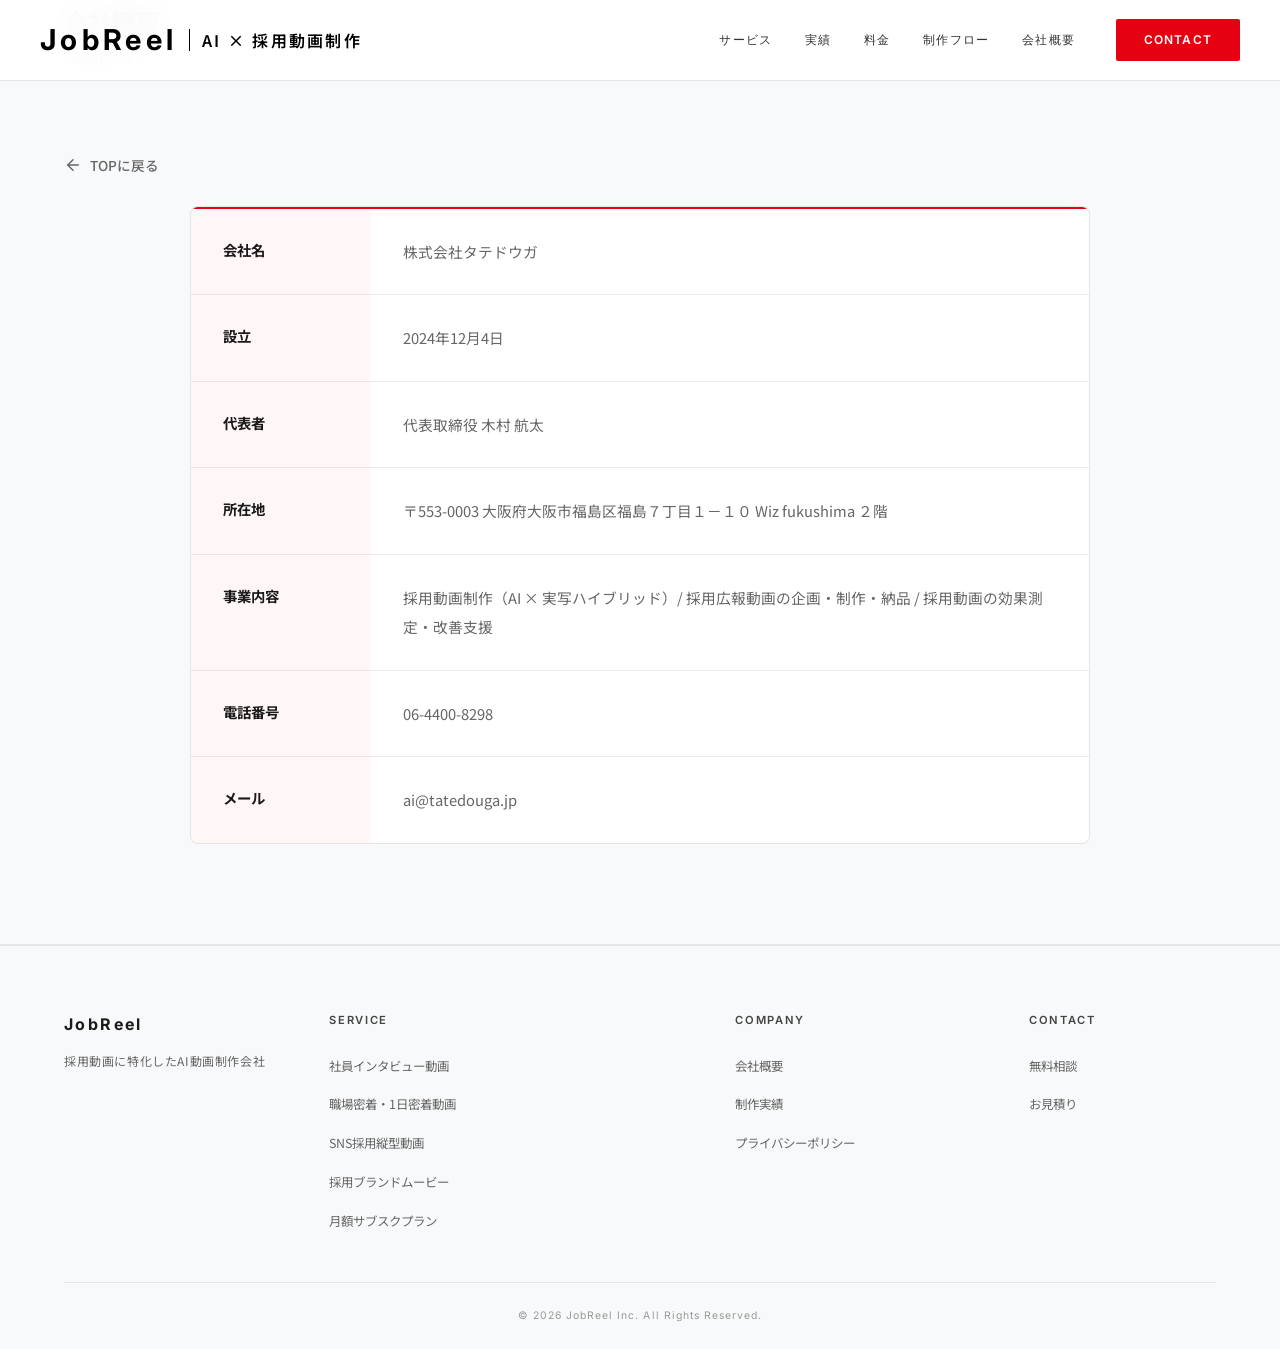
<file: about.html>
<!DOCTYPE html>
<html lang="ja">
<head>
  <!-- Google tag (gtag.js) -->
  <script async src="https://www.googletagmanager.com/gtag/js?id=AW-18034481150"></script>
  <script>
    window.dataLayer = window.dataLayer || [];
    function gtag(){dataLayer.push(arguments);}
    gtag('js', new Date());
    gtag('config', 'AW-18034481150');
  </script>
  <meta charset="UTF-8">
  <meta name="viewport" content="width=device-width, initial-scale=1.0">
  <title>会社概要 | 株式会社JobReel</title>
  <meta name="description" content="株式会社JobReelの会社概要ページ。採用動画に特化したAI動画制作会社です。">
  <link rel="canonical" href="https://www.tatedouga.jp/about.html">
  <meta property="og:title" content="会社概要 | 株式会社JobReel">
  <meta property="og:description" content="株式会社JobReelの会社概要。採用動画に特化したAI動画制作会社。企業VP・採用動画・SNS広告動画を制作します。">
  <meta property="og:type" content="website">
  <meta property="og:url" content="https://www.tatedouga.jp/about.html">
  <meta property="og:image" content="https://www.tatedouga.jp/images/og-image.png">
  <meta property="og:site_name" content="株式会社JobReel">
  <link rel="preconnect" href="https://fonts.googleapis.com">
  <link rel="preconnect" href="https://fonts.gstatic.com" crossorigin>
  <link href="https://fonts.googleapis.com/css2?family=Inter:wght@300;400;500;600;700&family=Noto+Sans+JP:wght@300;400;500;700&display=swap" rel="stylesheet">
  <link rel="icon" href="/images/favicon.png" type="image/png">
  <link rel="stylesheet" href="css/style.css">
</head>
<body>

  <!-- ========== HEADER ========== -->
  <header class="header is-scrolled" id="header">
    <div class="header-inner">
      <a href="index.html" class="logo">
        <span class="logo-main">JobReel</span><span class="logo-sub">AI × 採用動画制作</span>
      </a>
      <nav class="nav" id="nav">
        <ul class="nav-list">
          <li><a href="index.html#service">サービス</a></li>
          <li><a href="index.html#works">実績</a></li>
          <li><a href="index.html#pricing">料金</a></li>
          <li><a href="flow.html">制作フロー</a></li>
          <li><a href="about.html">会社概要</a></li>
        </ul>
        <a href="inquiry.html" class="nav-cta">CONTACT</a>
      </nav>
      <button class="hamburger" id="hamburger" aria-label="メニューを開く">
        <span></span><span></span><span></span>
      </button>
    </div>
  </header>

  <!-- ========== PAGE HERO ========== -->
  <section class="inq-hero">
    <div class="container">
      <h1 class="inq-hero-title">会社概要</h1>
      <span class="inq-hero-en">About Us</span>
    </div>
  </section>

  <!-- ========== ABOUT ========== -->
  <section class="about" style="padding-top: 80px; padding-bottom: 100px;">
    <div class="container">
      <div class="works-back fade-in">
        <a href="index.html" class="works-back-link">
          <svg viewBox="0 0 24 24" fill="none" stroke="currentColor" stroke-width="2" stroke-linecap="round" stroke-linejoin="round" width="18" height="18"><path d="M19 12H5"/><path d="M12 19l-7-7 7-7"/></svg>
          TOPに戻る
        </a>
      </div>
      <div class="about-table fade-in">
        <table>
          <tr><th>会社名</th><td>株式会社タテドウガ</td></tr>
          <tr><th>設立</th><td>2024年12月4日</td></tr>
          <tr><th>代表者</th><td>代表取締役 木村 航太</td></tr>
          <tr><th>所在地</th><td>〒553-0003 大阪府大阪市福島区福島７丁目１－１０ Wiz fukushima ２階</td></tr>
          <tr><th>事業内容</th><td>採用動画制作（AI × 実写ハイブリッド）/ 採用広報動画の企画・制作・納品 / 採用動画の効果測定・改善支援</td></tr>
          <tr><th>電話番号</th><td>06-4400-8298</td></tr>
          <tr><th>メール</th><td>ai@tatedouga.jp</td></tr>
        </table>
      </div>
    </div>
  </section>

  <!-- ========== FOOTER ========== -->
  <footer class="footer">
    <div class="container">
      <div class="footer-top">
        <div class="footer-brand">
          <a href="index.html" class="footer-logo">
            <span class="footer-logo-text">JobReel</span>
          </a>
          <p class="footer-desc">採用動画に特化したAI動画制作会社</p>
        </div>
        <div class="footer-nav">
          <div class="footer-nav-col">
            <h4>SERVICE</h4>
            <ul>
              <li><a href="index.html#service">社員インタビュー動画</a></li>
              <li><a href="index.html#service">職場密着・1日密着動画</a></li>
              <li><a href="index.html#service">SNS採用縦型動画</a></li>
              <li><a href="index.html#service">採用ブランドムービー</a></li>
              <li><a href="index.html#service">月額サブスクプラン</a></li>
            </ul>
          </div>
          <div class="footer-nav-col">
            <h4>COMPANY</h4>
            <ul>
              <li><a href="about.html">会社概要</a></li>
              <li><a href="index.html#works">制作実績</a></li>
              <li><a href="privacy.html">プライバシーポリシー</a></li>
            </ul>
          </div>
          <div class="footer-nav-col">
            <h4>CONTACT</h4>
            <ul>
              <li><a href="inquiry.html">無料相談</a></li>
              <li><a href="inquiry.html">お見積り</a></li>
            </ul>
          </div>
        </div>
      </div>
      <div class="footer-bottom">
        <p>&copy; 2026 JobReel Inc. All Rights Reserved.</p>
      </div>
    </div>
  </footer>

  <script>
    // ヘッダースクロール
    const header = document.getElementById('header');
    window.addEventListener('scroll', () => {
      header.classList.toggle('scrolled', window.scrollY > 50);
    });

    // ハンバーガーメニュー
    const hamburger = document.getElementById('hamburger');
    const nav = document.getElementById('nav');
    if (hamburger) {
      hamburger.addEventListener('click', () => {
        hamburger.classList.toggle('open');
        nav.classList.toggle('open');
      });
    }

    // フェードイン
    const observer = new IntersectionObserver(entries => {
      entries.forEach(e => { if (e.isIntersecting) e.target.classList.add('is-visible'); });
    }, { threshold: 0.1 });
    document.querySelectorAll('.fade-in').forEach(el => observer.observe(el));
  </script>
</body>
</html>
</file>
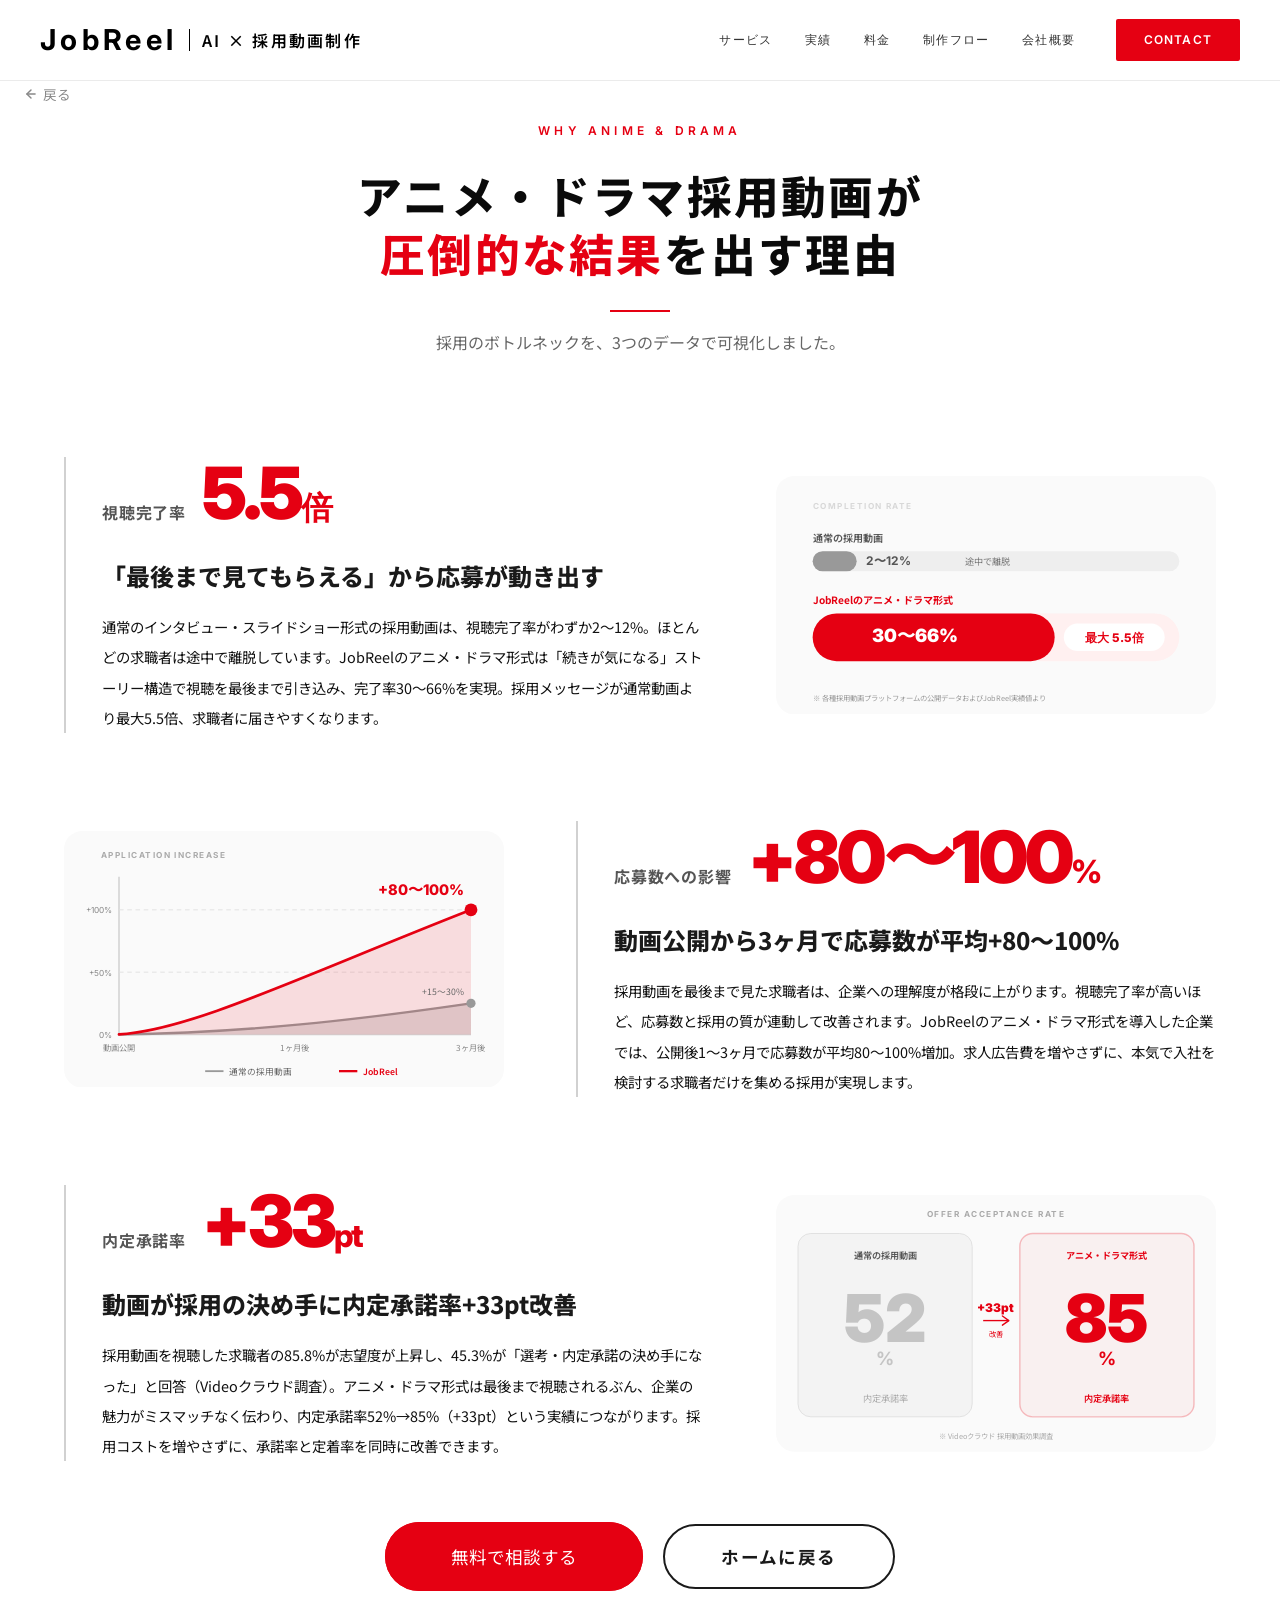
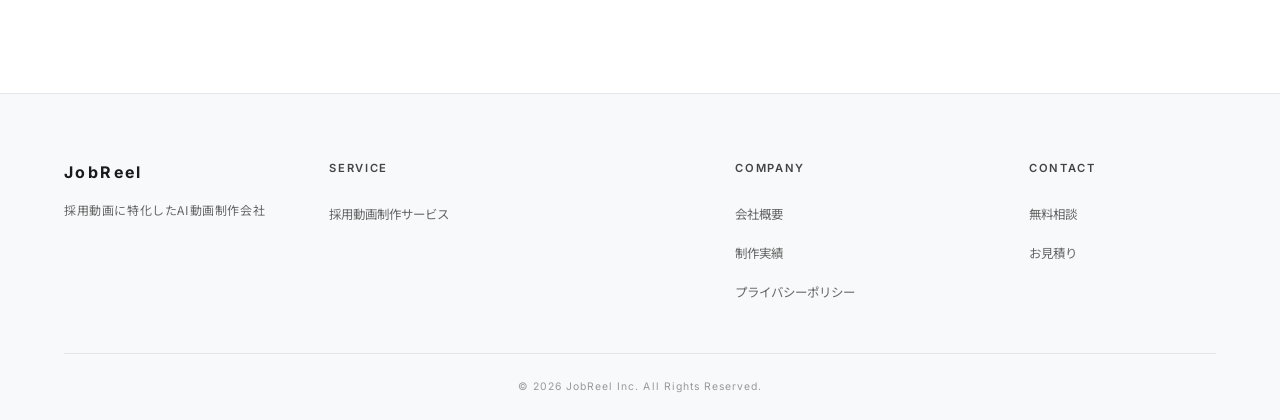
<file: anime-drama.html>
<!DOCTYPE html>
<html lang="ja">
<head>
  <meta charset="UTF-8">
  <meta name="viewport" content="width=device-width, initial-scale=1.0">
  <title>アニメ・ドラマ採用動画が圧倒的な結果を出す理由｜JobReel</title>
  <meta name="description" content="アニメ・ドラマ形式の採用動画が視聴完了率5.5倍・応募数+80〜100%・内定承諾率+33ptを実現する理由を3つのデータで解説。">
  <link rel="icon" href="/images/favicon.png" type="image/png">
  <link rel="preconnect" href="https://fonts.googleapis.com">
  <link rel="preconnect" href="https://fonts.gstatic.com" crossorigin>
  <link href="https://fonts.googleapis.com/css2?family=Inter:wght@300;400;500;600;700&family=Noto+Sans+JP:wght@300;400;500;700&display=swap" rel="stylesheet">
  <link rel="stylesheet" href="css/style.css">
  <link rel="stylesheet" href="css/page-ai-video.css">
</head>
<body>

  <!-- ========== HEADER ========== -->
  <header class="header" id="header">
    <div class="header-inner">
      <a href="index.html" class="logo">
        <span class="logo-main">JobReel</span><span class="logo-sub">AI × 採用動画制作</span>
      </a>
      <nav class="nav" id="nav">
        <ul class="nav-list">
          <li><a href="index.html#service">サービス</a></li>
          <li><a href="index.html#works">実績</a></li>
          <li><a href="index.html#pricing">料金</a></li>
          <li><a href="index.html#flow">制作フロー</a></li>
          <li><a href="about.html">会社概要</a></li>
        </ul>
        <a href="inquiry.html" class="nav-cta">CONTACT</a>
      </nav>
      <button class="hamburger" id="hamburger" aria-label="メニューを開く">
        <span></span>
        <span></span>
        <span></span>
      </button>
    </div>
  </header>

  <!-- ========== BACK LINK ========== -->
  <div style="position:fixed; top:80px; left:24px; z-index:100;">
    <a href="index.html" style="display:inline-flex; align-items:center; gap:5px; font-size:0.85rem; color:#888; text-decoration:none;">
      <svg width="14" height="14" viewBox="0 0 24 24" fill="none" stroke="currentColor" stroke-width="2.5" stroke-linecap="round" stroke-linejoin="round"><path d="M19 12H5"/><path d="M12 19l-7-7 7-7"/></svg>
      戻る
    </a>
  </div>

  <!-- ========== PAGE HERO ========== -->
  <section style="padding: 120px 0 20px; background: #fff; text-align: center;">
    <div class="container">
      <div class="section-header">
        <span class="section-en" style="color:var(--red);">WHY ANIME &amp; DRAMA</span>
        <h1 class="section-title">アニメ・ドラマ採用動画が<br><span style="color:var(--red);">圧倒的な結果</span>を出す理由</h1>
        <div class="section-line"></div>
        <p class="why-anime-lead">採用のボトルネックを、3つのデータで可視化しました。</p>
      </div>
    </div>
  </section>

  <!-- ========== WHY ANIME CONTENT ========== -->
  <section class="why-anime" style="padding-top: 0;">
    <div class="container">
      <div class="feature-list why-evidence-list" style="margin-top:0;">

        <!-- 01 視聴完了率 -->
        <div class="feature-item">
          <div class="feature-item-text">
            <div class="feature-item-content">
              <div class="why-kpi-title">
                <span class="why-kpi-metric">視聴完了率</span>
                <span class="why-kpi-value">5.5<span class="why-kpi-unit">倍</span></span>
              </div>
              <h3>「最後まで見てもらえる」から応募が動き出す</h3>
              <p>通常のインタビュー・スライドショー形式の採用動画は、視聴完了率がわずか2〜12%。ほとんどの求職者は途中で離脱しています。JobReelのアニメ・ドラマ形式は「続きが気になる」ストーリー構造で視聴を最後まで引き込み、完了率30〜66%を実現。採用メッセージが通常動画より最大5.5倍、求職者に届きやすくなります。</p>
            </div>
          </div>
          <div class="feature-item-visual">
            <svg viewBox="0 0 480 260" fill="none" xmlns="http://www.w3.org/2000/svg">
              <rect width="480" height="260" rx="20" fill="#FAFAFA"/>
              <text x="40" y="36" font-family="Inter,sans-serif" font-size="9" fill="#D8D8D8" font-weight="700" letter-spacing="0.18em">COMPLETION RATE</text>
              <text x="40" y="72" font-family="Noto Sans JP,sans-serif" font-size="11" fill="#555555" font-weight="600">通常の採用動画</text>
              <rect x="40" y="82" width="400" height="22" rx="11" fill="#EEEEEE"/>
              <rect x="40" y="82" width="48" height="22" rx="11" fill="#999999"/>
              <text x="98" y="97" font-family="Inter,sans-serif" font-size="13" fill="#555555" font-weight="700">2〜12%</text>
              <text x="206" y="97" font-family="Noto Sans JP,sans-serif" font-size="10" fill="#777777">途中で離脱</text>
              <text x="40" y="140" font-family="Noto Sans JP,sans-serif" font-size="11" fill="#E50012" font-weight="700">JobReelのアニメ・ドラマ形式</text>
              <rect x="40" y="150" width="400" height="52" rx="26" fill="#FFF0F0"/>
              <rect x="40" y="150" width="264" height="52" rx="26" fill="#E50012"/>
              <text x="152" y="181" text-anchor="middle" font-family="Inter,sans-serif" font-size="20" fill="#FFFFFF" font-weight="900">30〜66%</text>
              <rect x="314" y="161" width="110" height="30" rx="15" fill="#FFFFFF"/>
              <text x="369" y="181" text-anchor="middle" font-family="Inter,sans-serif" font-size="13" fill="#E50012" font-weight="800">最大 5.5倍</text>
              <text x="40" y="246" font-family="Noto Sans JP,sans-serif" font-size="8" fill="#999999">※ 各種採用動画プラットフォームの公開データおよびJobReel実績値より</text>
            </svg>
          </div>
        </div>

        <!-- 02 応募数への影響 (reverse) -->
        <div class="feature-item feature-item--reverse">
          <div class="feature-item-text">
            <div class="feature-item-content">
              <div class="why-kpi-title">
                <span class="why-kpi-metric">応募数への影響</span>
                <span class="why-kpi-value">+80〜100<span class="why-kpi-unit">%</span></span>
              </div>
              <h3>動画公開から3ヶ月で応募数が平均+80〜100%</h3>
              <p>採用動画を最後まで見た求職者は、企業への理解度が格段に上がります。視聴完了率が高いほど、応募数と採用の質が連動して改善されます。JobReelのアニメ・ドラマ形式を導入した企業では、公開後1〜3ヶ月で応募数が平均80〜100%増加。求人広告費を増やさずに、本気で入社を検討する求職者だけを集める採用が実現します。</p>
            </div>
          </div>
          <div class="feature-item-visual">
            <svg viewBox="0 0 480 280" fill="none" xmlns="http://www.w3.org/2000/svg">
              <rect width="480" height="280" rx="20" fill="#FAFAFA"/>
              <text x="40" y="30" font-family="Inter,sans-serif" font-size="9" fill="#AAAAAA" font-weight="700" letter-spacing="0.18em">APPLICATION INCREASE</text>
              <line x1="60" y1="50" x2="60" y2="222" stroke="#CCCCCC" stroke-width="1.5"/>
              <line x1="60" y1="222" x2="444" y2="222" stroke="#CCCCCC" stroke-width="1.5"/>
              <line x1="60" y1="154" x2="444" y2="154" stroke="#E0E0E0" stroke-width="1" stroke-dasharray="5,4"/>
              <line x1="60" y1="86" x2="444" y2="86" stroke="#E0E0E0" stroke-width="1" stroke-dasharray="5,4"/>
              <text x="52" y="226" text-anchor="end" font-family="Inter,sans-serif" font-size="9" fill="#888888">0%</text>
              <text x="52" y="158" text-anchor="end" font-family="Inter,sans-serif" font-size="9" fill="#888888">+50%</text>
              <text x="52" y="90" text-anchor="end" font-family="Inter,sans-serif" font-size="9" fill="#888888">+100%</text>
              <text x="60" y="240" text-anchor="middle" font-family="Noto Sans JP,sans-serif" font-size="9" fill="#888888">動画公開</text>
              <text x="252" y="240" text-anchor="middle" font-family="Noto Sans JP,sans-serif" font-size="9" fill="#888888">1ヶ月後</text>
              <text x="444" y="240" text-anchor="middle" font-family="Noto Sans JP,sans-serif" font-size="9" fill="#888888">3ヶ月後</text>
              <path d="M60,222 C200,220 320,206 444,188 L444,222 L60,222 Z" fill="#DDDDDD" opacity="0.9"/>
              <path d="M60,222 C200,220 320,206 444,188" stroke="#999999" stroke-width="2.5" stroke-linecap="round"/>
              <path d="M60,222 C140,217 260,158 444,86 L444,222 L60,222 Z" fill="#E50012" opacity="0.12"/>
              <path d="M60,222 C140,217 260,158 444,86" stroke="#E50012" stroke-width="3" stroke-linecap="round"/>
              <circle cx="444" cy="188" r="5" fill="#999999"/>
              <circle cx="444" cy="86" r="7" fill="#E50012"/>
              <text x="436" y="179" text-anchor="end" font-family="Noto Sans JP,sans-serif" font-size="9.5" fill="#666666">+15〜30%</text>
              <text x="436" y="70" text-anchor="end" font-family="Inter,sans-serif" font-size="16" fill="#E50012" font-weight="800">+80〜100%</text>
              <line x1="154" y1="262" x2="174" y2="262" stroke="#999999" stroke-width="2"/>
              <text x="180" y="266" font-family="Noto Sans JP,sans-serif" font-size="9.5" fill="#666666">通常の採用動画</text>
              <line x1="300" y1="262" x2="320" y2="262" stroke="#E50012" stroke-width="2.5"/>
              <text x="326" y="266" font-family="Noto Sans JP,sans-serif" font-size="9.5" fill="#E50012" font-weight="600">JobReel</text>
            </svg>
          </div>
        </div>

        <!-- 03 内定承諾率 -->
        <div class="feature-item">
          <div class="feature-item-text">
            <div class="feature-item-content">
              <div class="why-kpi-title">
                <span class="why-kpi-metric">内定承諾率</span>
                <span class="why-kpi-value">+33<span class="why-kpi-unit">pt</span></span>
              </div>
              <h3>動画が採用の決め手に内定承諾率+33pt改善</h3>
              <p>採用動画を視聴した求職者の85.8%が志望度が上昇し、45.3%が「選考・内定承諾の決め手になった」と回答（Videoクラウド調査）。アニメ・ドラマ形式は最後まで視聴されるぶん、企業の魅力がミスマッチなく伝わり、内定承諾率52%→85%（+33pt）という実績につながります。採用コストを増やさずに、承諾率と定着率を同時に改善できます。</p>
            </div>
          </div>
          <div class="feature-item-visual">
            <svg viewBox="0 0 480 280" fill="none" xmlns="http://www.w3.org/2000/svg">
              <rect width="480" height="280" rx="20" fill="#FAFAFA"/>
              <text x="240" y="24" text-anchor="middle" font-family="Inter,sans-serif" font-size="9" fill="#AAAAAA" font-weight="700" letter-spacing="0.18em">OFFER ACCEPTANCE RATE</text>
              <rect x="24" y="42" width="190" height="200" rx="14" fill="#F3F3F3" stroke="#E0E0E0" stroke-width="1"/>
              <text x="119" y="70" text-anchor="middle" font-family="Noto Sans JP,sans-serif" font-size="10" fill="#555555" font-weight="600">通常の採用動画</text>
              <text x="119" y="160" text-anchor="middle" font-family="Inter,sans-serif" font-size="72" fill="#C4C4C4" font-weight="900">52</text>
              <text x="119" y="186" text-anchor="middle" font-family="Inter,sans-serif" font-size="20" fill="#C4C4C4" font-weight="700">%</text>
              <text x="119" y="226" text-anchor="middle" font-family="Noto Sans JP,sans-serif" font-size="10" fill="#AAAAAA">内定承諾率</text>
              <text x="240" y="128" text-anchor="middle" font-family="Inter,sans-serif" font-size="13" fill="#E50012" font-weight="900">+33pt</text>
              <line x1="226" y1="137" x2="254" y2="137" stroke="#E50012" stroke-width="1.5"/>
              <path d="M247,132 L254,137 L247,142" stroke="#E50012" stroke-width="1.5" fill="none" stroke-linecap="round" stroke-linejoin="round"/>
              <text x="240" y="155" text-anchor="middle" font-family="Noto Sans JP,sans-serif" font-size="8" fill="#E50012">改善</text>
              <rect x="266" y="42" width="190" height="200" rx="14" fill="rgba(229,0,18,0.04)" stroke="rgba(229,0,18,0.25)" stroke-width="1.5"/>
              <text x="361" y="70" text-anchor="middle" font-family="Noto Sans JP,sans-serif" font-size="10" fill="#E50012" font-weight="700">アニメ・ドラマ形式</text>
              <text x="361" y="160" text-anchor="middle" font-family="Inter,sans-serif" font-size="72" fill="#E50012" font-weight="900">85</text>
              <text x="361" y="186" text-anchor="middle" font-family="Inter,sans-serif" font-size="20" fill="#E50012" font-weight="700">%</text>
              <text x="361" y="226" text-anchor="middle" font-family="Noto Sans JP,sans-serif" font-size="10" fill="#E50012" font-weight="600">内定承諾率</text>
              <text x="240" y="266" text-anchor="middle" font-family="Noto Sans JP,sans-serif" font-size="8" fill="#AAAAAA">※ Videoクラウド 採用動画効果調査</text>
            </svg>
          </div>
        </div>

      </div>

      <!-- CTA -->
      <div class="works-more" style="margin-top: 80px;">
        <a href="inquiry.html" class="btn btn-primary" style="padding:20px 64px; font-size:1.1rem; border-radius:60px;">無料で相談する</a>
        <a href="index.html" class="btn btn-outline-light" style="margin-left:16px;">ホームに戻る</a>
      </div>

    </div>
  </section>

  <!-- ========== FOOTER ========== -->
  <footer class="footer">
    <div class="container">
      <div class="footer-top">
        <div class="footer-brand">
          <a href="index.html" class="footer-logo">
            <span class="footer-logo-text">JobReel</span>
          </a>
          <p class="footer-desc">採用動画に特化したAI動画制作会社</p>
        </div>
        <div class="footer-nav">
          <div class="footer-nav-col">
            <h4>SERVICE</h4>
            <ul>
              <li><a href="index.html#service">採用動画制作サービス</a></li>
            </ul>
          </div>
          <div class="footer-nav-col">
            <h4>COMPANY</h4>
            <ul>
              <li><a href="about.html">会社概要</a></li>
              <li><a href="index.html#works">制作実績</a></li>
              <li><a href="privacy.html">プライバシーポリシー</a></li>
            </ul>
          </div>
          <div class="footer-nav-col">
            <h4>CONTACT</h4>
            <ul>
              <li><a href="inquiry.html">無料相談</a></li>
              <li><a href="inquiry.html">お見積り</a></li>
            </ul>
          </div>
        </div>
      </div>
      <div class="footer-bottom">
        <p>&copy; 2026 JobReel Inc. All Rights Reserved.</p>
      </div>
    </div>
  </footer>

  <script>
    // ヘッダースクロール
    const header = document.getElementById('header');
    window.addEventListener('scroll', () => {
      header.classList.toggle('is-scrolled', window.scrollY > 60);
    }, { passive: true });
    // ハンバーガーメニュー
    const hamburger = document.getElementById('hamburger');
    const nav = document.getElementById('nav');
    if (hamburger) hamburger.addEventListener('click', () => {
      hamburger.classList.toggle('is-open');
      nav.classList.toggle('is-open');
    });
  </script>

</body>
</html>
</file>
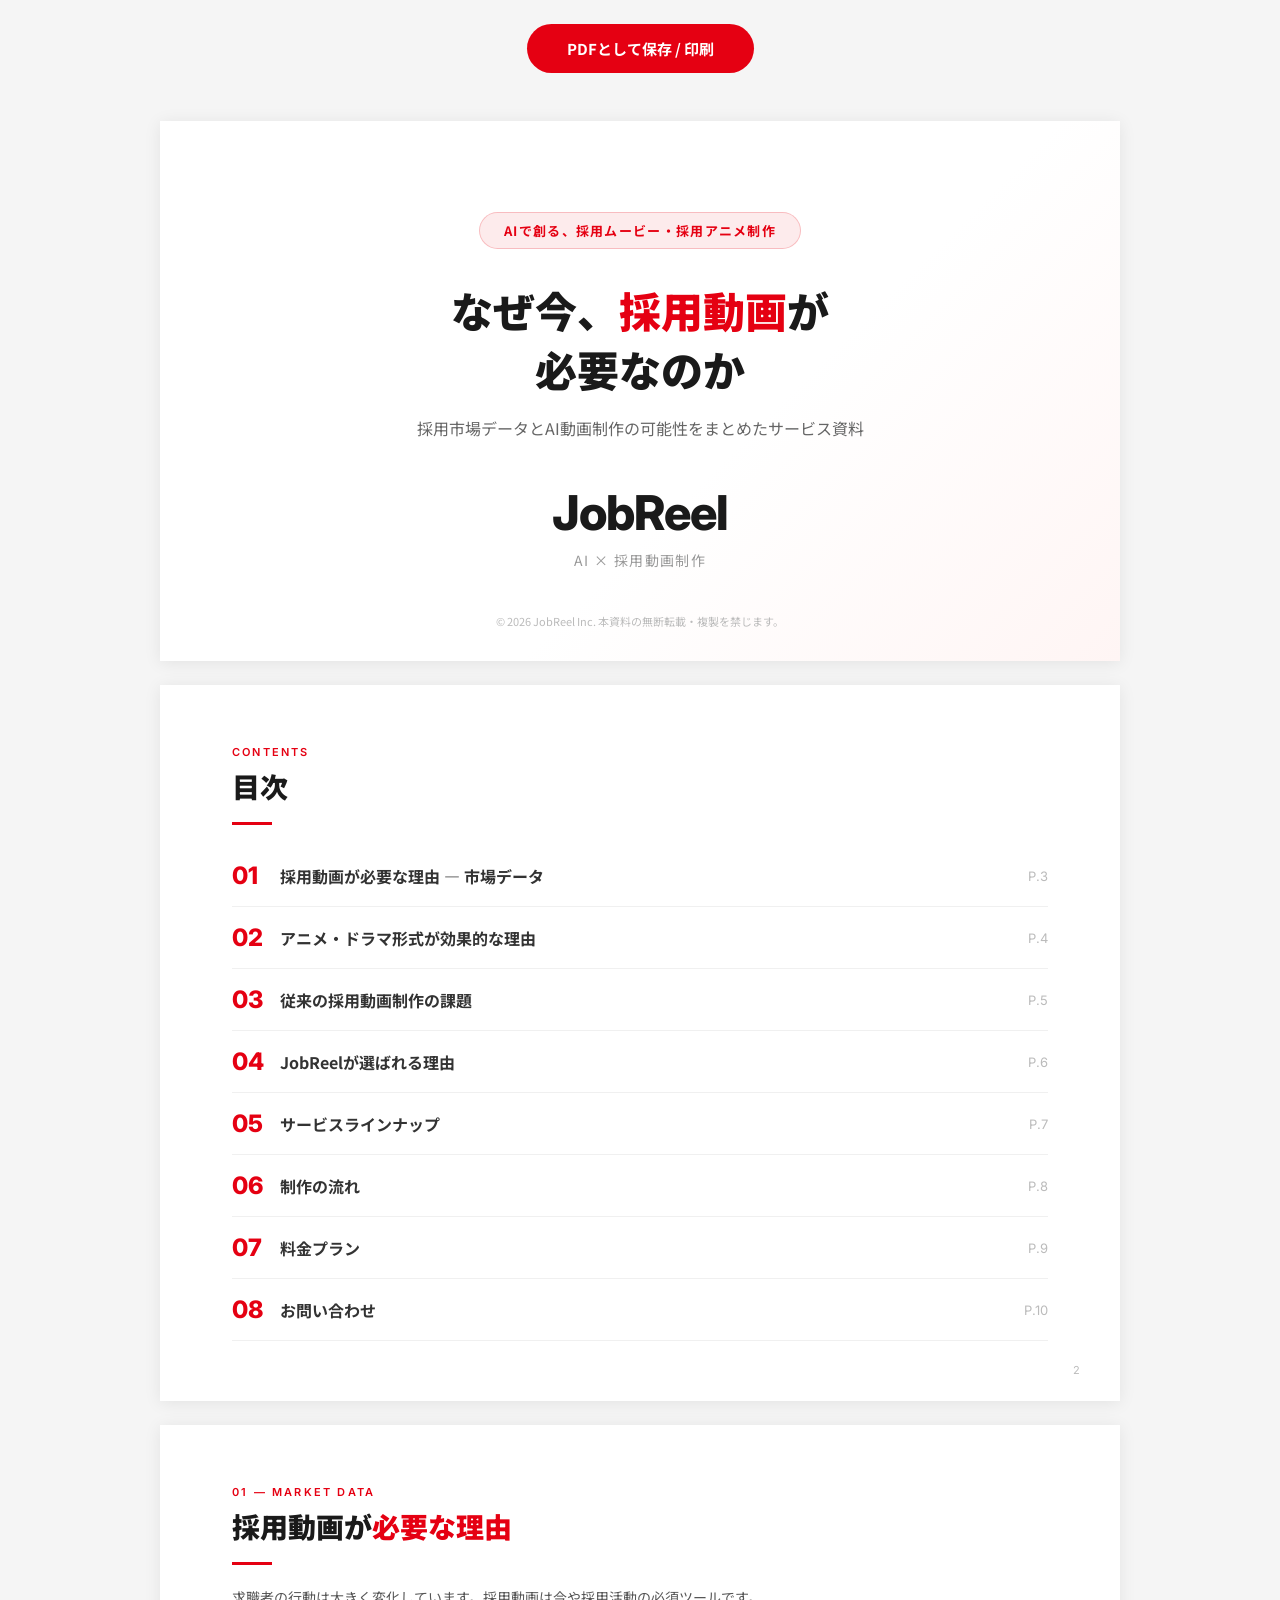
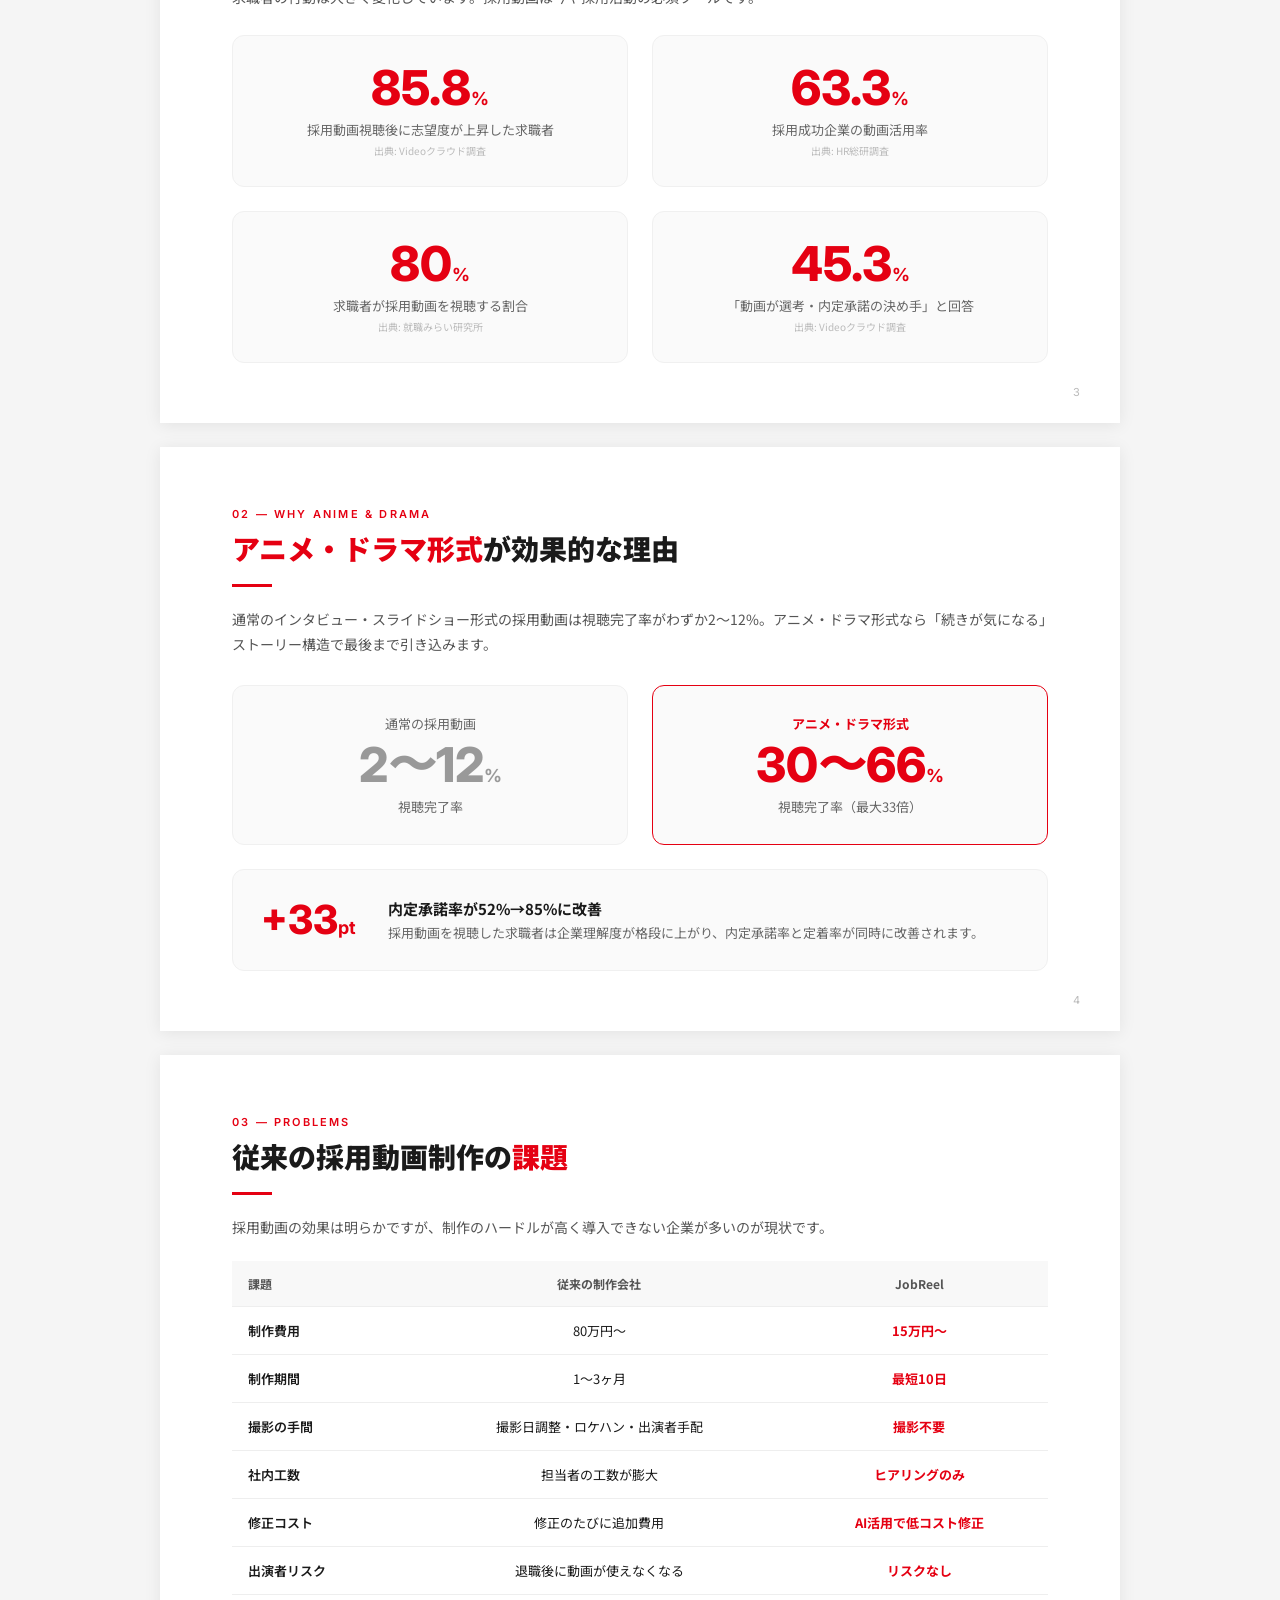
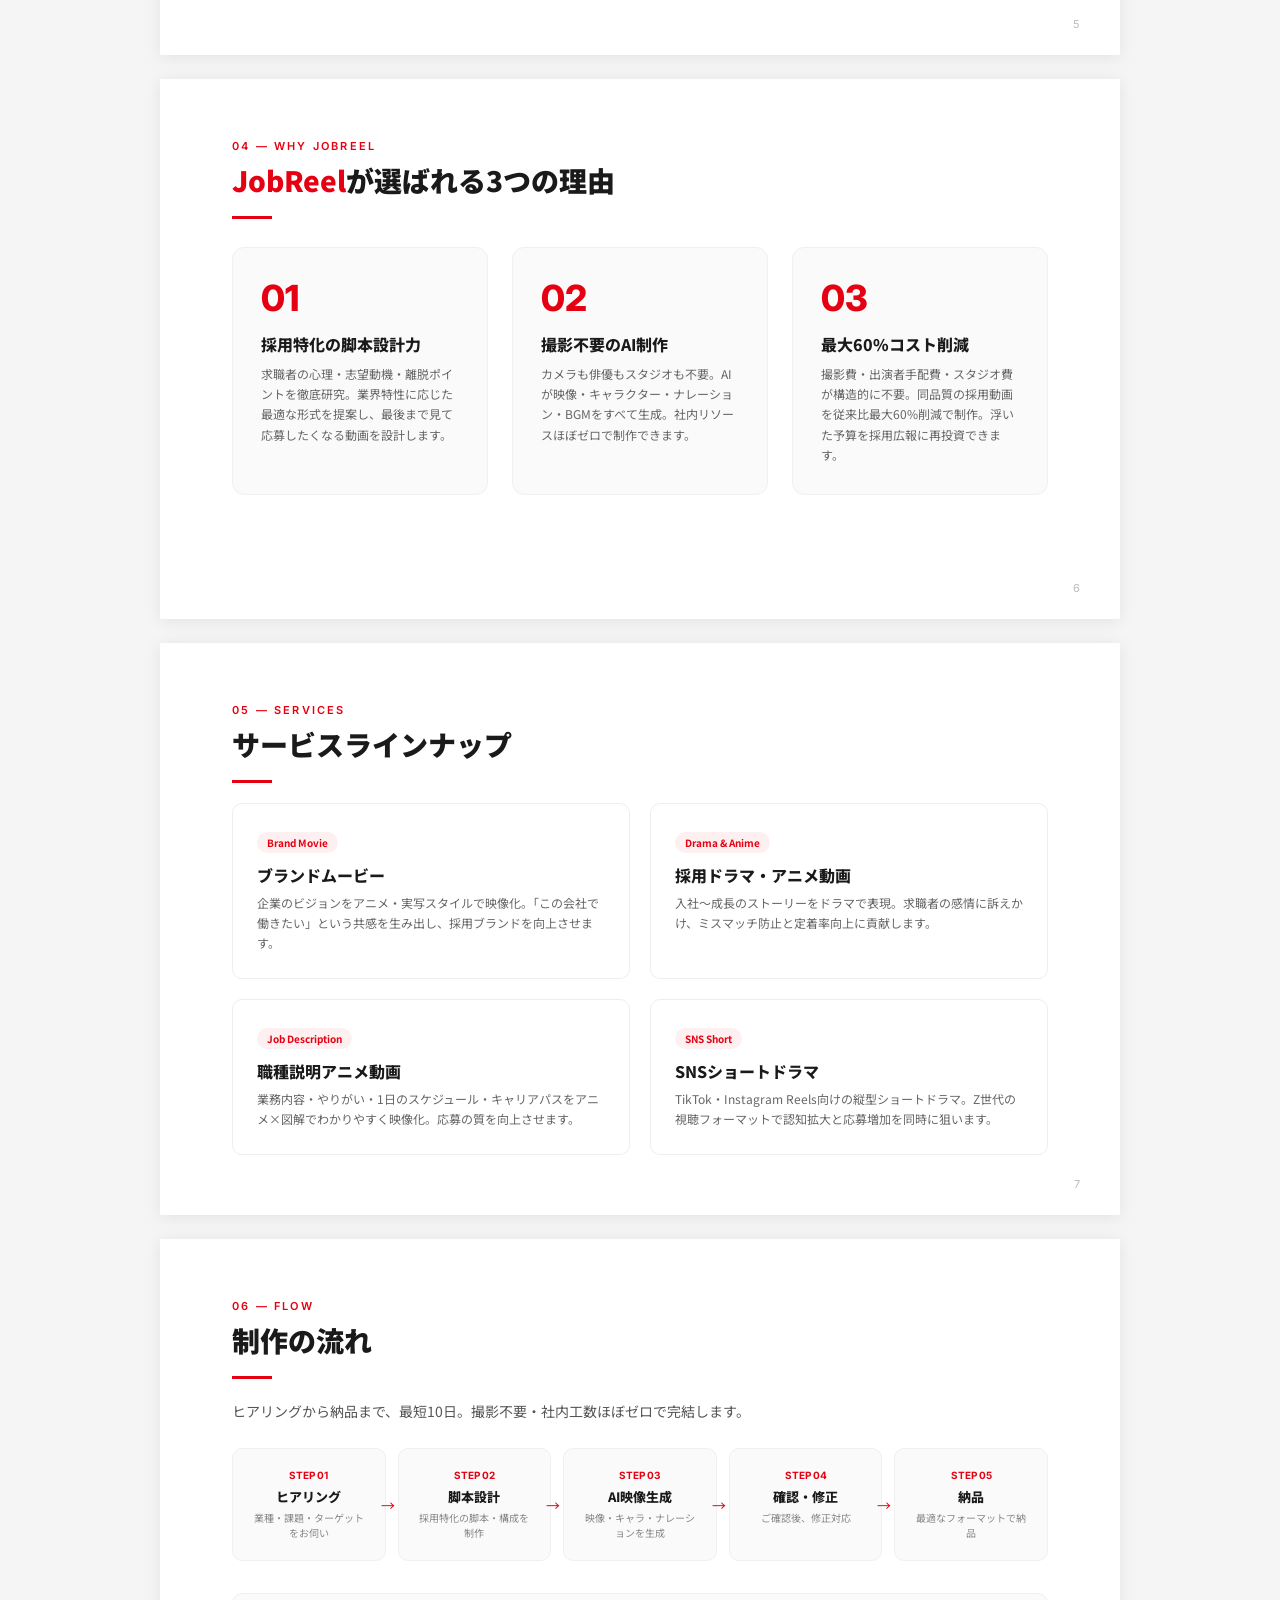
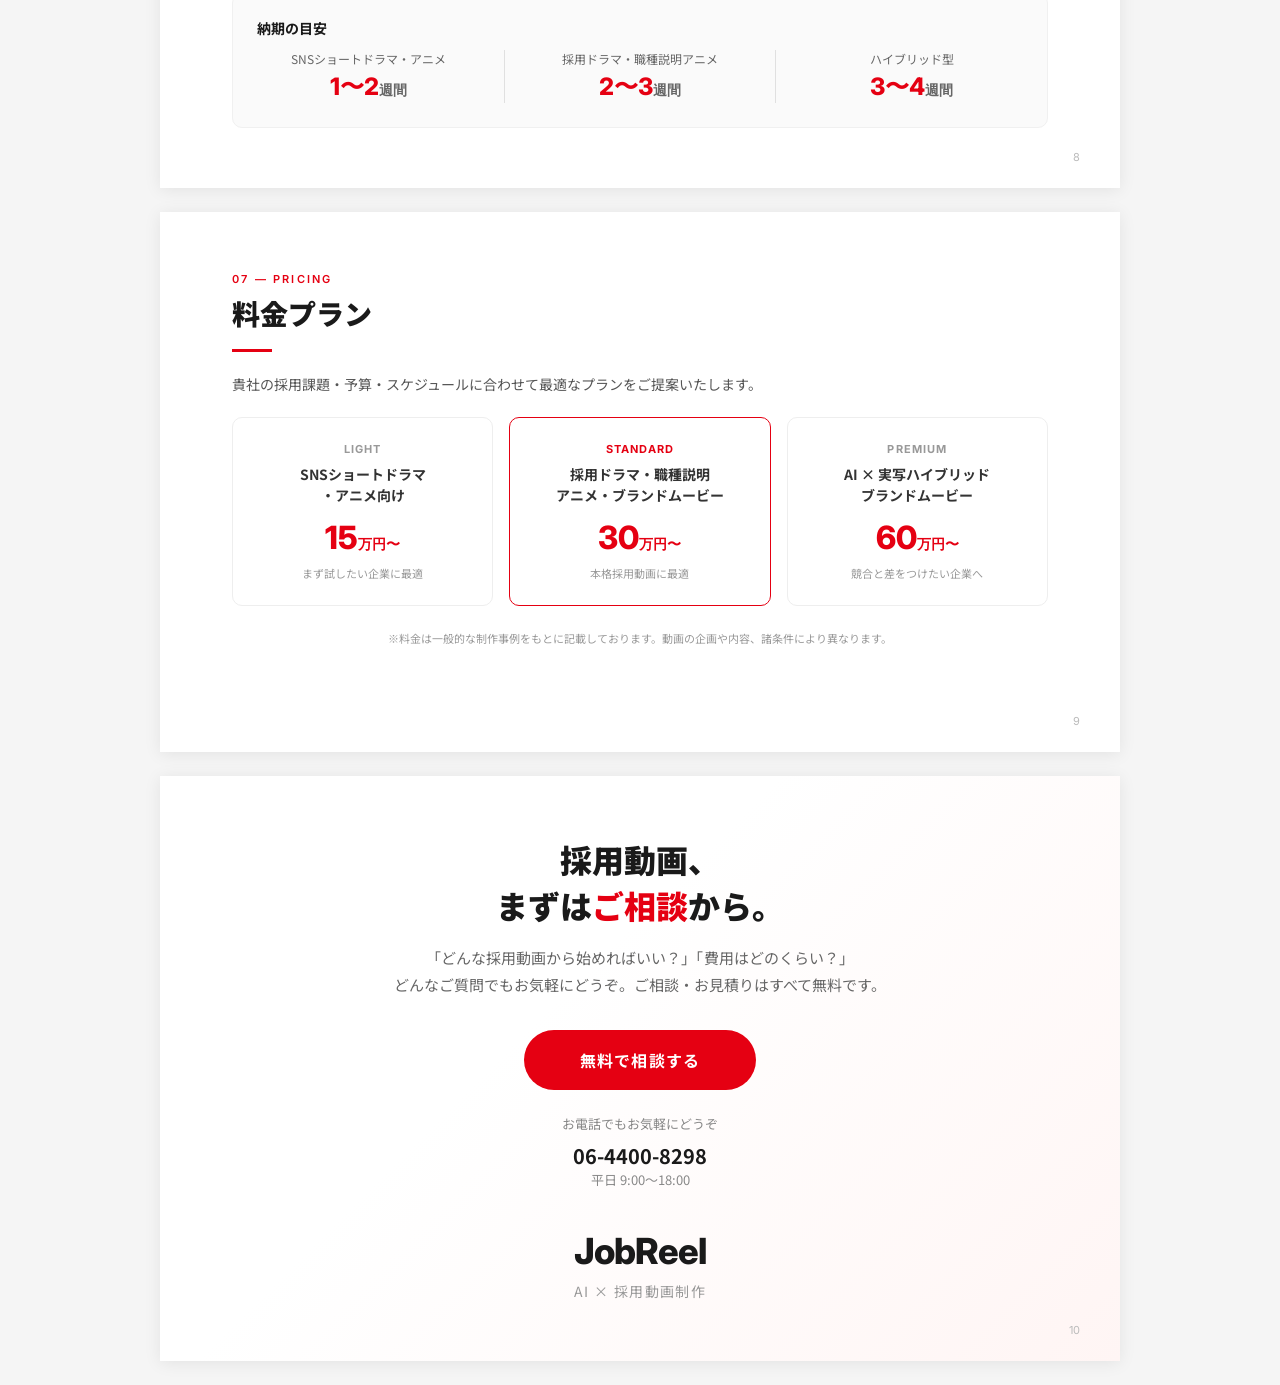
<file: document.html>
<!DOCTYPE html>
<html lang="ja">
<head>
  <meta charset="UTF-8">
  <meta name="viewport" content="width=device-width, initial-scale=1.0">
  <title>サービス資料 | JobReel - AI採用動画制作</title>
  <meta name="robots" content="noindex, nofollow">
  <link rel="preconnect" href="https://fonts.googleapis.com">
  <link rel="preconnect" href="https://fonts.gstatic.com" crossorigin>
  <link href="https://fonts.googleapis.com/css2?family=Inter:wght@300;400;500;600;700;800&family=Noto+Sans+JP:wght@300;400;500;700;900&display=swap" rel="stylesheet">
  <style>
    * { margin: 0; padding: 0; box-sizing: border-box; }
    body { font-family: 'Noto Sans JP', sans-serif; color: #1A1A1A; background: #F5F5F5; }
    .page {
      width: 960px; min-height: 540px; margin: 24px auto; background: #FFF;
      box-shadow: 0 2px 16px rgba(0,0,0,0.08); position: relative; overflow: hidden;
      page-break-after: always; padding: 60px 72px;
    }
    @media print {
      body { background: #FFF; }
      .page { box-shadow: none; margin: 0; width: 100%; }
      .no-print { display: none !important; }
    }

    /* 共通 */
    .page-num { position: absolute; bottom: 24px; right: 40px; font-family: 'Inter', sans-serif; font-size: 11px; color: #BBB; }
    .section-label { font-family: 'Inter', sans-serif; font-size: 11px; font-weight: 600; color: #E50012; letter-spacing: 0.2em; text-transform: uppercase; margin-bottom: 8px; }
    .section-title { font-size: 28px; font-weight: 900; color: #1A1A1A; margin-bottom: 16px; line-height: 1.4; }
    .section-title span { color: #E50012; }
    .section-desc { font-size: 14px; color: #555; line-height: 1.8; }
    .accent-line { width: 40px; height: 3px; background: #E50012; margin-bottom: 20px; }
    .brand { font-family: 'Inter', sans-serif; font-weight: 800; }

    /* ===== 表紙 ===== */
    .cover { padding: 0; display: flex; flex-direction: column; justify-content: center; align-items: center; min-height: 540px; background: linear-gradient(135deg, #FFF 60%, #FFF5F4 100%); text-align: center; }
    .cover-badge { display: inline-block; background: rgba(229,0,18,0.08); color: #E50012; font-size: 13px; font-weight: 700; padding: 8px 24px; border-radius: 100px; border: 1px solid rgba(229,0,18,0.2); margin-bottom: 32px; letter-spacing: 0.1em; }
    .cover-title { font-size: 42px; font-weight: 900; color: #1A1A1A; line-height: 1.4; margin-bottom: 16px; }
    .cover-title span { color: #E50012; }
    .cover-sub { font-size: 16px; color: #666; line-height: 1.8; margin-bottom: 40px; }
    .cover-brand { font-family: 'Inter', sans-serif; font-size: 48px; font-weight: 800; color: #1A1A1A; letter-spacing: -0.02em; }
    .cover-brand-sub { font-size: 14px; color: #999; margin-top: 8px; letter-spacing: 0.1em; }
    .cover-footer { position: absolute; bottom: 32px; font-size: 11px; color: #BBB; }

    /* ===== 目次 ===== */
    .toc-item { display: flex; align-items: center; padding: 16px 0; border-bottom: 1px solid #F0F0F0; }
    .toc-num { font-family: 'Inter', sans-serif; font-size: 24px; font-weight: 800; color: #E50012; width: 48px; flex-shrink: 0; }
    .toc-text { font-size: 16px; font-weight: 700; color: #333; flex: 1; }
    .toc-page { font-family: 'Inter', sans-serif; font-size: 13px; color: #BBB; }

    /* ===== データページ ===== */
    .data-grid { display: grid; grid-template-columns: 1fr 1fr; gap: 24px; margin-top: 24px; }
    .data-card { background: #FAFAFA; border-radius: 12px; padding: 28px; text-align: center; border: 1px solid #F0F0F0; }
    .data-num { font-family: 'Inter', sans-serif; font-size: 48px; font-weight: 800; color: #E50012; line-height: 1; }
    .data-unit { font-size: 18px; color: #E50012; font-weight: 700; }
    .data-label { font-size: 13px; color: #666; margin-top: 8px; }
    .data-source { font-size: 10px; color: #BBB; margin-top: 4px; }

    .data-card-wide { grid-column: 1 / -1; display: flex; align-items: center; gap: 32px; text-align: left; }
    .data-card-wide .data-num { font-size: 40px; flex-shrink: 0; }

    /* ===== 比較表 ===== */
    .compare-table { width: 100%; border-collapse: collapse; margin-top: 20px; }
    .compare-table th, .compare-table td { padding: 14px 16px; text-align: center; font-size: 13px; border-bottom: 1px solid #EEE; }
    .compare-table th { background: #F8F8F8; font-weight: 700; color: #555; font-size: 12px; }
    .compare-table td:first-child { text-align: left; font-weight: 600; }
    .compare-table .highlight { background: rgba(229,0,18,0.03); }
    .compare-table .highlight td { color: #E50012; font-weight: 700; }

    /* ===== サービス ===== */
    .service-grid { display: grid; grid-template-columns: 1fr 1fr; gap: 20px; margin-top: 20px; }
    .service-card { border: 1px solid #EEE; border-radius: 10px; padding: 24px; }
    .service-card-title { font-size: 16px; font-weight: 800; color: #1A1A1A; margin-bottom: 6px; }
    .service-card-desc { font-size: 12px; color: #666; line-height: 1.7; }
    .service-card-tag { display: inline-block; font-size: 10px; font-weight: 700; color: #E50012; background: rgba(229,0,18,0.06); padding: 3px 10px; border-radius: 100px; margin-bottom: 10px; }

    /* ===== フロー ===== */
    .flow-steps { display: flex; gap: 12px; margin-top: 24px; }
    .flow-step { flex: 1; background: #FAFAFA; border-radius: 10px; padding: 20px 16px; text-align: center; border: 1px solid #F0F0F0; position: relative; }
    .flow-step-num { font-family: 'Inter', sans-serif; font-size: 10px; font-weight: 700; color: #E50012; margin-bottom: 6px; }
    .flow-step-title { font-size: 13px; font-weight: 800; color: #1A1A1A; margin-bottom: 4px; }
    .flow-step-desc { font-size: 10px; color: #888; line-height: 1.5; }
    .flow-arrow { position: absolute; right: -10px; top: 50%; transform: translateY(-50%); color: #E50012; font-size: 14px; z-index: 1; }

    /* ===== 料金 ===== */
    .price-grid { display: grid; grid-template-columns: 1fr 1fr 1fr; gap: 16px; margin-top: 20px; }
    .price-card { border: 1px solid #EEE; border-radius: 10px; padding: 24px; text-align: center; }
    .price-card--accent { border-color: #E50012; }
    .price-label { font-family: 'Inter', sans-serif; font-size: 11px; font-weight: 700; color: #999; letter-spacing: 0.1em; margin-bottom: 8px; }
    .price-name { font-size: 14px; font-weight: 700; color: #333; margin-bottom: 12px; line-height: 1.5; }
    .price-amount { font-family: 'Inter', sans-serif; font-size: 32px; font-weight: 800; color: #E50012; }
    .price-unit { font-size: 14px; color: #E50012; }
    .price-note { font-size: 11px; color: #999; margin-top: 8px; }

    /* ===== CTA ===== */
    .cta-page { display: flex; flex-direction: column; justify-content: center; align-items: center; text-align: center; min-height: 540px; background: linear-gradient(135deg, #FFF 40%, #FFF5F4 100%); }
    .cta-title { font-size: 32px; font-weight: 900; margin-bottom: 16px; }
    .cta-desc { font-size: 15px; color: #666; line-height: 1.8; margin-bottom: 32px; }
    .cta-btn { display: inline-block; background: #E50012; color: #FFF; font-size: 16px; font-weight: 700; padding: 18px 56px; border-radius: 60px; text-decoration: none; letter-spacing: 0.08em; }
    .cta-info { margin-top: 24px; font-size: 13px; color: #888; }
    .cta-info strong { color: #1A1A1A; font-size: 20px; }

    /* 印刷ボタン */
    .print-bar { text-align: center; padding: 24px; }
    .print-btn { background: #E50012; color: #FFF; border: none; padding: 14px 40px; font-size: 15px; font-weight: 700; border-radius: 60px; cursor: pointer; font-family: 'Noto Sans JP', sans-serif; }
    .print-btn:hover { background: #CC0010; }
  </style>
</head>
<body>

  <!-- 印刷/PDF保存ボタン -->
  <div class="print-bar no-print">
    <button class="print-btn" onclick="window.print()">PDFとして保存 / 印刷</button>
  </div>

  <!-- ===== P1: 表紙 ===== -->
  <div class="page cover">
    <div class="cover-badge">AIで創る、採用ムービー・採用アニメ制作</div>
    <h1 class="cover-title">なぜ今、<span>採用動画</span>が<br>必要なのか</h1>
    <p class="cover-sub">採用市場データとAI動画制作の可能性をまとめたサービス資料</p>
    <div>
      <div class="cover-brand">JobReel</div>
      <p class="cover-brand-sub">AI × 採用動画制作</p>
    </div>
    <p class="cover-footer">© 2026 JobReel Inc. 本資料の無断転載・複製を禁じます。</p>
  </div>

  <!-- ===== P2: 目次 ===== -->
  <div class="page">
    <div class="section-label">Contents</div>
    <h2 class="section-title">目次</h2>
    <div class="accent-line"></div>
    <div class="toc-item"><span class="toc-num">01</span><span class="toc-text">採用動画が必要な理由 — 市場データ</span><span class="toc-page">P.3</span></div>
    <div class="toc-item"><span class="toc-num">02</span><span class="toc-text">アニメ・ドラマ形式が効果的な理由</span><span class="toc-page">P.4</span></div>
    <div class="toc-item"><span class="toc-num">03</span><span class="toc-text">従来の採用動画制作の課題</span><span class="toc-page">P.5</span></div>
    <div class="toc-item"><span class="toc-num">04</span><span class="toc-text">JobReelが選ばれる理由</span><span class="toc-page">P.6</span></div>
    <div class="toc-item"><span class="toc-num">05</span><span class="toc-text">サービスラインナップ</span><span class="toc-page">P.7</span></div>
    <div class="toc-item"><span class="toc-num">06</span><span class="toc-text">制作の流れ</span><span class="toc-page">P.8</span></div>
    <div class="toc-item"><span class="toc-num">07</span><span class="toc-text">料金プラン</span><span class="toc-page">P.9</span></div>
    <div class="toc-item"><span class="toc-num">08</span><span class="toc-text">お問い合わせ</span><span class="toc-page">P.10</span></div>
    <span class="page-num">2</span>
  </div>

  <!-- ===== P3: 市場データ ===== -->
  <div class="page">
    <div class="section-label">01 — Market Data</div>
    <h2 class="section-title">採用動画が<span>必要な理由</span></h2>
    <div class="accent-line"></div>
    <p class="section-desc">求職者の行動は大きく変化しています。採用動画は今や採用活動の必須ツールです。</p>
    <div class="data-grid">
      <div class="data-card">
        <div class="data-num">85.8<span class="data-unit">%</span></div>
        <div class="data-label">採用動画視聴後に志望度が上昇した求職者</div>
        <div class="data-source">出典: Videoクラウド調査</div>
      </div>
      <div class="data-card">
        <div class="data-num">63.3<span class="data-unit">%</span></div>
        <div class="data-label">採用成功企業の動画活用率</div>
        <div class="data-source">出典: HR総研調査</div>
      </div>
      <div class="data-card">
        <div class="data-num">80<span class="data-unit">%</span></div>
        <div class="data-label">求職者が採用動画を視聴する割合</div>
        <div class="data-source">出典: 就職みらい研究所</div>
      </div>
      <div class="data-card">
        <div class="data-num">45.3<span class="data-unit">%</span></div>
        <div class="data-label">「動画が選考・内定承諾の決め手」と回答</div>
        <div class="data-source">出典: Videoクラウド調査</div>
      </div>
    </div>
    <span class="page-num">3</span>
  </div>

  <!-- ===== P4: アニメ・ドラマ形式 ===== -->
  <div class="page">
    <div class="section-label">02 — Why Anime & Drama</div>
    <h2 class="section-title"><span>アニメ・ドラマ形式</span>が効果的な理由</h2>
    <div class="accent-line"></div>
    <p class="section-desc">通常のインタビュー・スライドショー形式の採用動画は視聴完了率がわずか2〜12%。アニメ・ドラマ形式なら「続きが気になる」ストーリー構造で最後まで引き込みます。</p>
    <div class="data-grid" style="margin-top:28px;">
      <div class="data-card">
        <div class="data-label" style="margin-top:0;margin-bottom:8px;">通常の採用動画</div>
        <div class="data-num" style="color:#999;">2〜12<span class="data-unit" style="color:#999;">%</span></div>
        <div class="data-label">視聴完了率</div>
      </div>
      <div class="data-card" style="border-color:#E50012;">
        <div class="data-label" style="margin-top:0;margin-bottom:8px;color:#E50012;font-weight:700;">アニメ・ドラマ形式</div>
        <div class="data-num">30〜66<span class="data-unit">%</span></div>
        <div class="data-label">視聴完了率（最大33倍）</div>
      </div>
      <div class="data-card-wide data-card">
        <div>
          <div class="data-num">+33<span class="data-unit">pt</span></div>
        </div>
        <div>
          <div style="font-size:15px;font-weight:700;color:#1A1A1A;margin-bottom:4px;">内定承諾率が52%→85%に改善</div>
          <div class="data-label" style="margin-top:0;">採用動画を視聴した求職者は企業理解度が格段に上がり、内定承諾率と定着率が同時に改善されます。</div>
        </div>
      </div>
    </div>
    <span class="page-num">4</span>
  </div>

  <!-- ===== P5: 従来の課題 ===== -->
  <div class="page">
    <div class="section-label">03 — Problems</div>
    <h2 class="section-title">従来の採用動画制作の<span>課題</span></h2>
    <div class="accent-line"></div>
    <p class="section-desc">採用動画の効果は明らかですが、制作のハードルが高く導入できない企業が多いのが現状です。</p>
    <table class="compare-table">
      <thead>
        <tr><th style="text-align:left;">課題</th><th>従来の制作会社</th><th>JobReel</th></tr>
      </thead>
      <tbody>
        <tr><td>制作費用</td><td>80万円〜</td><td style="color:#E50012;font-weight:700;">15万円〜</td></tr>
        <tr><td>制作期間</td><td>1〜3ヶ月</td><td style="color:#E50012;font-weight:700;">最短10日</td></tr>
        <tr><td>撮影の手間</td><td>撮影日調整・ロケハン・出演者手配</td><td style="color:#E50012;font-weight:700;">撮影不要</td></tr>
        <tr><td>社内工数</td><td>担当者の工数が膨大</td><td style="color:#E50012;font-weight:700;">ヒアリングのみ</td></tr>
        <tr><td>修正コスト</td><td>修正のたびに追加費用</td><td style="color:#E50012;font-weight:700;">AI活用で低コスト修正</td></tr>
        <tr><td>出演者リスク</td><td>退職後に動画が使えなくなる</td><td style="color:#E50012;font-weight:700;">リスクなし</td></tr>
      </tbody>
    </table>
    <span class="page-num">5</span>
  </div>

  <!-- ===== P6: JobReelが選ばれる理由 ===== -->
  <div class="page">
    <div class="section-label">04 — Why JobReel</div>
    <h2 class="section-title"><span>JobReel</span>が選ばれる3つの理由</h2>
    <div class="accent-line"></div>
    <div class="data-grid" style="grid-template-columns:1fr 1fr 1fr;margin-top:28px;">
      <div class="data-card" style="text-align:left;">
        <div style="font-family:'Inter',sans-serif;font-size:36px;font-weight:800;color:#E50012;margin-bottom:12px;">01</div>
        <div style="font-size:16px;font-weight:800;margin-bottom:8px;">採用特化の脚本設計力</div>
        <div style="font-size:12px;color:#666;line-height:1.7;">求職者の心理・志望動機・離脱ポイントを徹底研究。業界特性に応じた最適な形式を提案し、最後まで見て応募したくなる動画を設計します。</div>
      </div>
      <div class="data-card" style="text-align:left;">
        <div style="font-family:'Inter',sans-serif;font-size:36px;font-weight:800;color:#E50012;margin-bottom:12px;">02</div>
        <div style="font-size:16px;font-weight:800;margin-bottom:8px;">撮影不要のAI制作</div>
        <div style="font-size:12px;color:#666;line-height:1.7;">カメラも俳優もスタジオも不要。AIが映像・キャラクター・ナレーション・BGMをすべて生成。社内リソースほぼゼロで制作できます。</div>
      </div>
      <div class="data-card" style="text-align:left;">
        <div style="font-family:'Inter',sans-serif;font-size:36px;font-weight:800;color:#E50012;margin-bottom:12px;">03</div>
        <div style="font-size:16px;font-weight:800;margin-bottom:8px;">最大60%コスト削減</div>
        <div style="font-size:12px;color:#666;line-height:1.7;">撮影費・出演者手配費・スタジオ費が構造的に不要。同品質の採用動画を従来比最大60%削減で制作。浮いた予算を採用広報に再投資できます。</div>
      </div>
    </div>
    <span class="page-num">6</span>
  </div>

  <!-- ===== P7: サービスラインナップ ===== -->
  <div class="page">
    <div class="section-label">05 — Services</div>
    <h2 class="section-title">サービスラインナップ</h2>
    <div class="accent-line"></div>
    <div class="service-grid">
      <div class="service-card">
        <div class="service-card-tag">Brand Movie</div>
        <div class="service-card-title">ブランドムービー</div>
        <div class="service-card-desc">企業のビジョンをアニメ・実写スタイルで映像化。「この会社で働きたい」という共感を生み出し、採用ブランドを向上させます。</div>
      </div>
      <div class="service-card">
        <div class="service-card-tag">Drama & Anime</div>
        <div class="service-card-title">採用ドラマ・アニメ動画</div>
        <div class="service-card-desc">入社〜成長のストーリーをドラマで表現。求職者の感情に訴えかけ、ミスマッチ防止と定着率向上に貢献します。</div>
      </div>
      <div class="service-card">
        <div class="service-card-tag">Job Description</div>
        <div class="service-card-title">職種説明アニメ動画</div>
        <div class="service-card-desc">業務内容・やりがい・1日のスケジュール・キャリアパスをアニメ×図解でわかりやすく映像化。応募の質を向上させます。</div>
      </div>
      <div class="service-card">
        <div class="service-card-tag">SNS Short</div>
        <div class="service-card-title">SNSショートドラマ</div>
        <div class="service-card-desc">TikTok・Instagram Reels向けの縦型ショートドラマ。Z世代の視聴フォーマットで認知拡大と応募増加を同時に狙います。</div>
      </div>
    </div>
    <span class="page-num">7</span>
  </div>

  <!-- ===== P8: 制作の流れ ===== -->
  <div class="page">
    <div class="section-label">06 — Flow</div>
    <h2 class="section-title">制作の流れ</h2>
    <div class="accent-line"></div>
    <p class="section-desc">ヒアリングから納品まで、最短10日。撮影不要・社内工数ほぼゼロで完結します。</p>
    <div class="flow-steps">
      <div class="flow-step">
        <div class="flow-step-num">STEP 01</div>
        <div class="flow-step-title">ヒアリング</div>
        <div class="flow-step-desc">業種・課題・ターゲットをお伺い</div>
        <span class="flow-arrow">→</span>
      </div>
      <div class="flow-step">
        <div class="flow-step-num">STEP 02</div>
        <div class="flow-step-title">脚本設計</div>
        <div class="flow-step-desc">採用特化の脚本・構成を制作</div>
        <span class="flow-arrow">→</span>
      </div>
      <div class="flow-step">
        <div class="flow-step-num">STEP 03</div>
        <div class="flow-step-title">AI映像生成</div>
        <div class="flow-step-desc">映像・キャラ・ナレーションを生成</div>
        <span class="flow-arrow">→</span>
      </div>
      <div class="flow-step">
        <div class="flow-step-num">STEP 04</div>
        <div class="flow-step-title">確認・修正</div>
        <div class="flow-step-desc">ご確認後、修正対応</div>
        <span class="flow-arrow">→</span>
      </div>
      <div class="flow-step">
        <div class="flow-step-num">STEP 05</div>
        <div class="flow-step-title">納品</div>
        <div class="flow-step-desc">最適なフォーマットで納品</div>
      </div>
    </div>
    <div style="margin-top:32px;background:#FAFAFA;border-radius:10px;padding:24px;border:1px solid #F0F0F0;">
      <div style="font-size:14px;font-weight:700;margin-bottom:12px;">納期の目安</div>
      <div style="display:flex;gap:24px;">
        <div style="flex:1;text-align:center;">
          <div style="font-size:12px;color:#666;margin-bottom:4px;">SNSショートドラマ・アニメ</div>
          <div style="font-family:'Inter',sans-serif;font-size:24px;font-weight:800;color:#E50012;">1〜2<span style="font-size:14px;color:#666;">週間</span></div>
        </div>
        <div style="width:1px;background:#E0E0E0;"></div>
        <div style="flex:1;text-align:center;">
          <div style="font-size:12px;color:#666;margin-bottom:4px;">採用ドラマ・職種説明アニメ</div>
          <div style="font-family:'Inter',sans-serif;font-size:24px;font-weight:800;color:#E50012;">2〜3<span style="font-size:14px;color:#666;">週間</span></div>
        </div>
        <div style="width:1px;background:#E0E0E0;"></div>
        <div style="flex:1;text-align:center;">
          <div style="font-size:12px;color:#666;margin-bottom:4px;">ハイブリッド型</div>
          <div style="font-family:'Inter',sans-serif;font-size:24px;font-weight:800;color:#E50012;">3〜4<span style="font-size:14px;color:#666;">週間</span></div>
        </div>
      </div>
    </div>
    <span class="page-num">8</span>
  </div>

  <!-- ===== P9: 料金 ===== -->
  <div class="page">
    <div class="section-label">07 — Pricing</div>
    <h2 class="section-title">料金プラン</h2>
    <div class="accent-line"></div>
    <p class="section-desc">貴社の採用課題・予算・スケジュールに合わせて最適なプランをご提案いたします。</p>
    <div class="price-grid">
      <div class="price-card">
        <div class="price-label">LIGHT</div>
        <div class="price-name">SNSショートドラマ<br>・アニメ向け</div>
        <div class="price-amount">15<span class="price-unit">万円〜</span></div>
        <div class="price-note">まず試したい企業に最適</div>
      </div>
      <div class="price-card price-card--accent">
        <div class="price-label" style="color:#E50012;">STANDARD</div>
        <div class="price-name">採用ドラマ・職種説明<br>アニメ・ブランドムービー</div>
        <div class="price-amount">30<span class="price-unit">万円〜</span></div>
        <div class="price-note">本格採用動画に最適</div>
      </div>
      <div class="price-card">
        <div class="price-label">PREMIUM</div>
        <div class="price-name">AI × 実写ハイブリッド<br>ブランドムービー</div>
        <div class="price-amount">60<span class="price-unit">万円〜</span></div>
        <div class="price-note">競合と差をつけたい企業へ</div>
      </div>
    </div>
    <div style="margin-top:24px;text-align:center;font-size:11px;color:#999;">※料金は一般的な制作事例をもとに記載しております。動画の企画や内容、諸条件により異なります。</div>
    <span class="page-num">9</span>
  </div>

  <!-- ===== P10: CTA ===== -->
  <div class="page cta-page" style="padding:60px 72px;">
    <h2 class="cta-title">採用動画、<br>まずは<span style="color:#E50012;">ご相談</span>から。</h2>
    <p class="cta-desc">「どんな採用動画から始めればいい？」「費用はどのくらい？」<br>どんなご質問でもお気軽にどうぞ。ご相談・お見積りはすべて無料です。</p>
    <a href="inquiry.html" class="cta-btn">無料で相談する</a>
    <div class="cta-info">
      <p style="margin-bottom:8px;">お電話でもお気軽にどうぞ</p>
      <p><strong>06-4400-8298</strong></p>
      <p>平日 9:00〜18:00</p>
    </div>
    <div style="margin-top:40px;">
      <div class="cover-brand" style="font-size:36px;">JobReel</div>
      <p class="cover-brand-sub">AI × 採用動画制作</p>
    </div>
    <span class="page-num">10</span>
  </div>

</body>
</html>
</file>
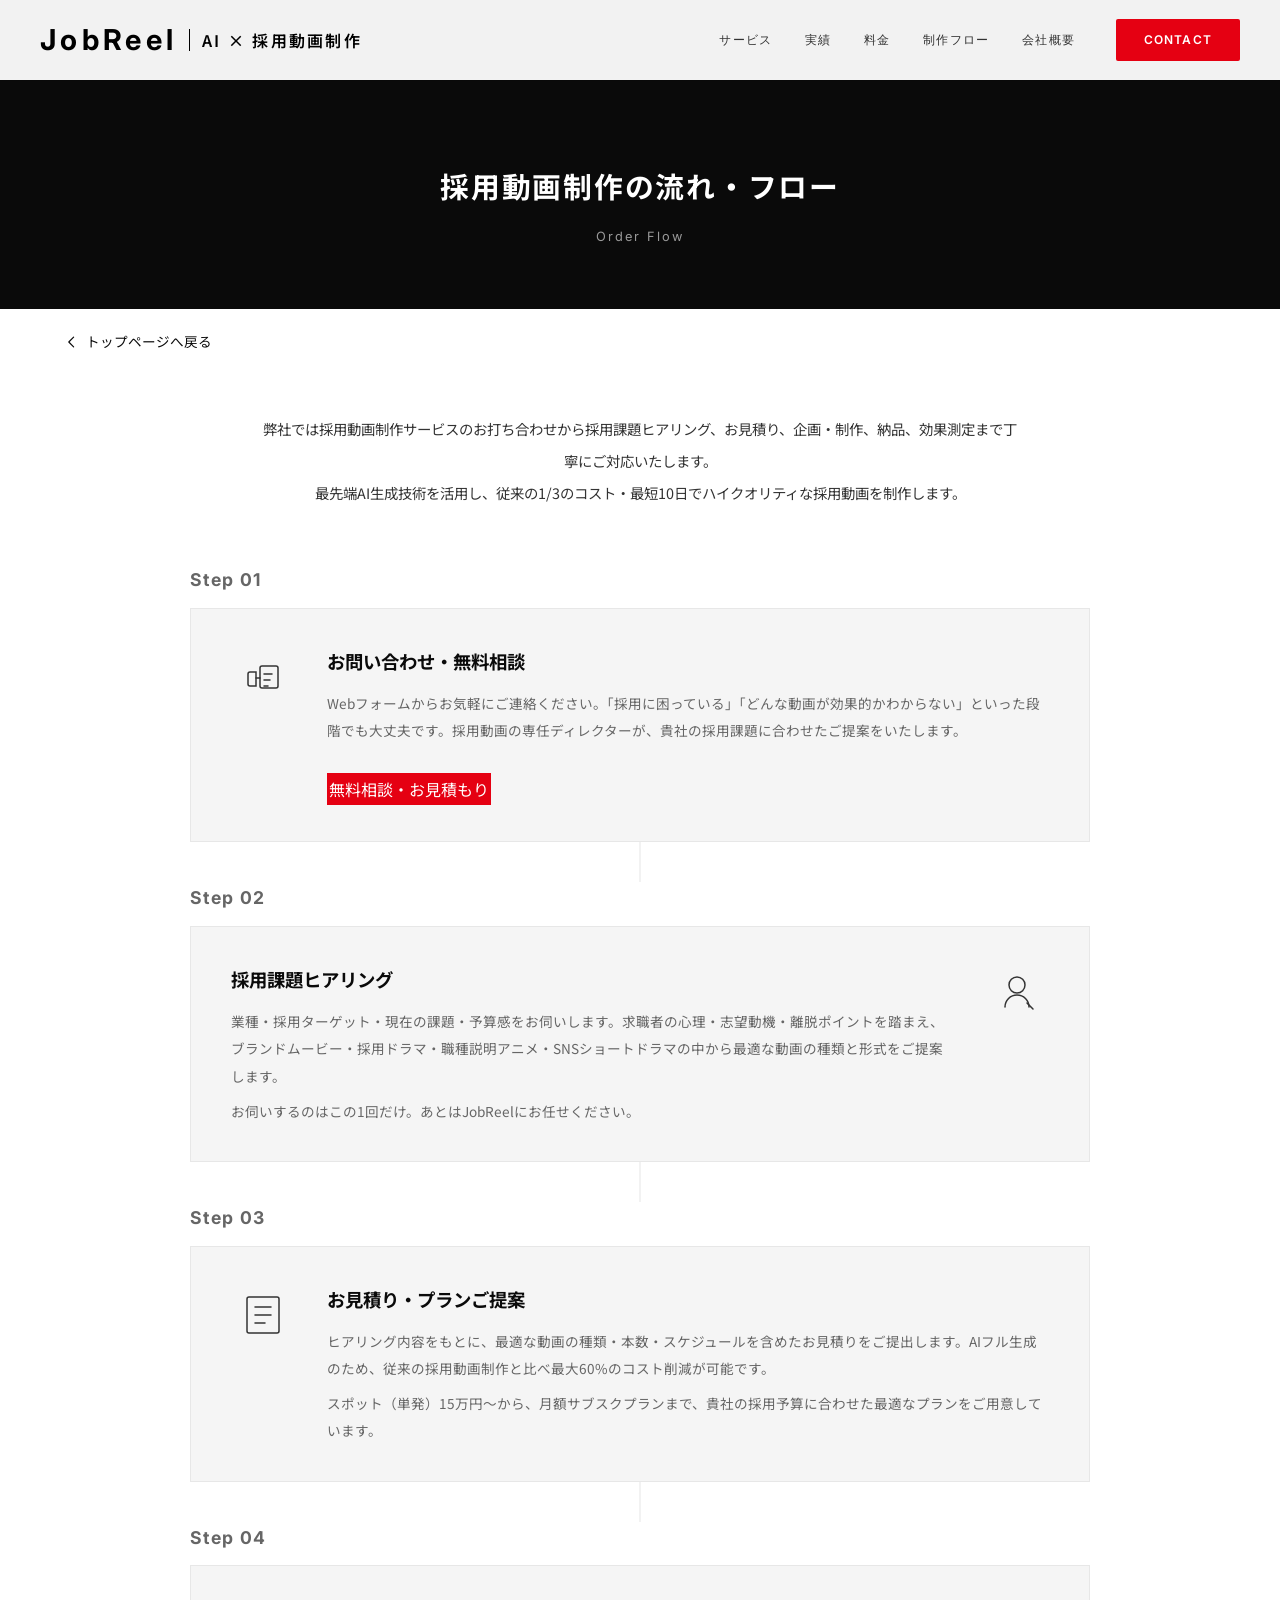
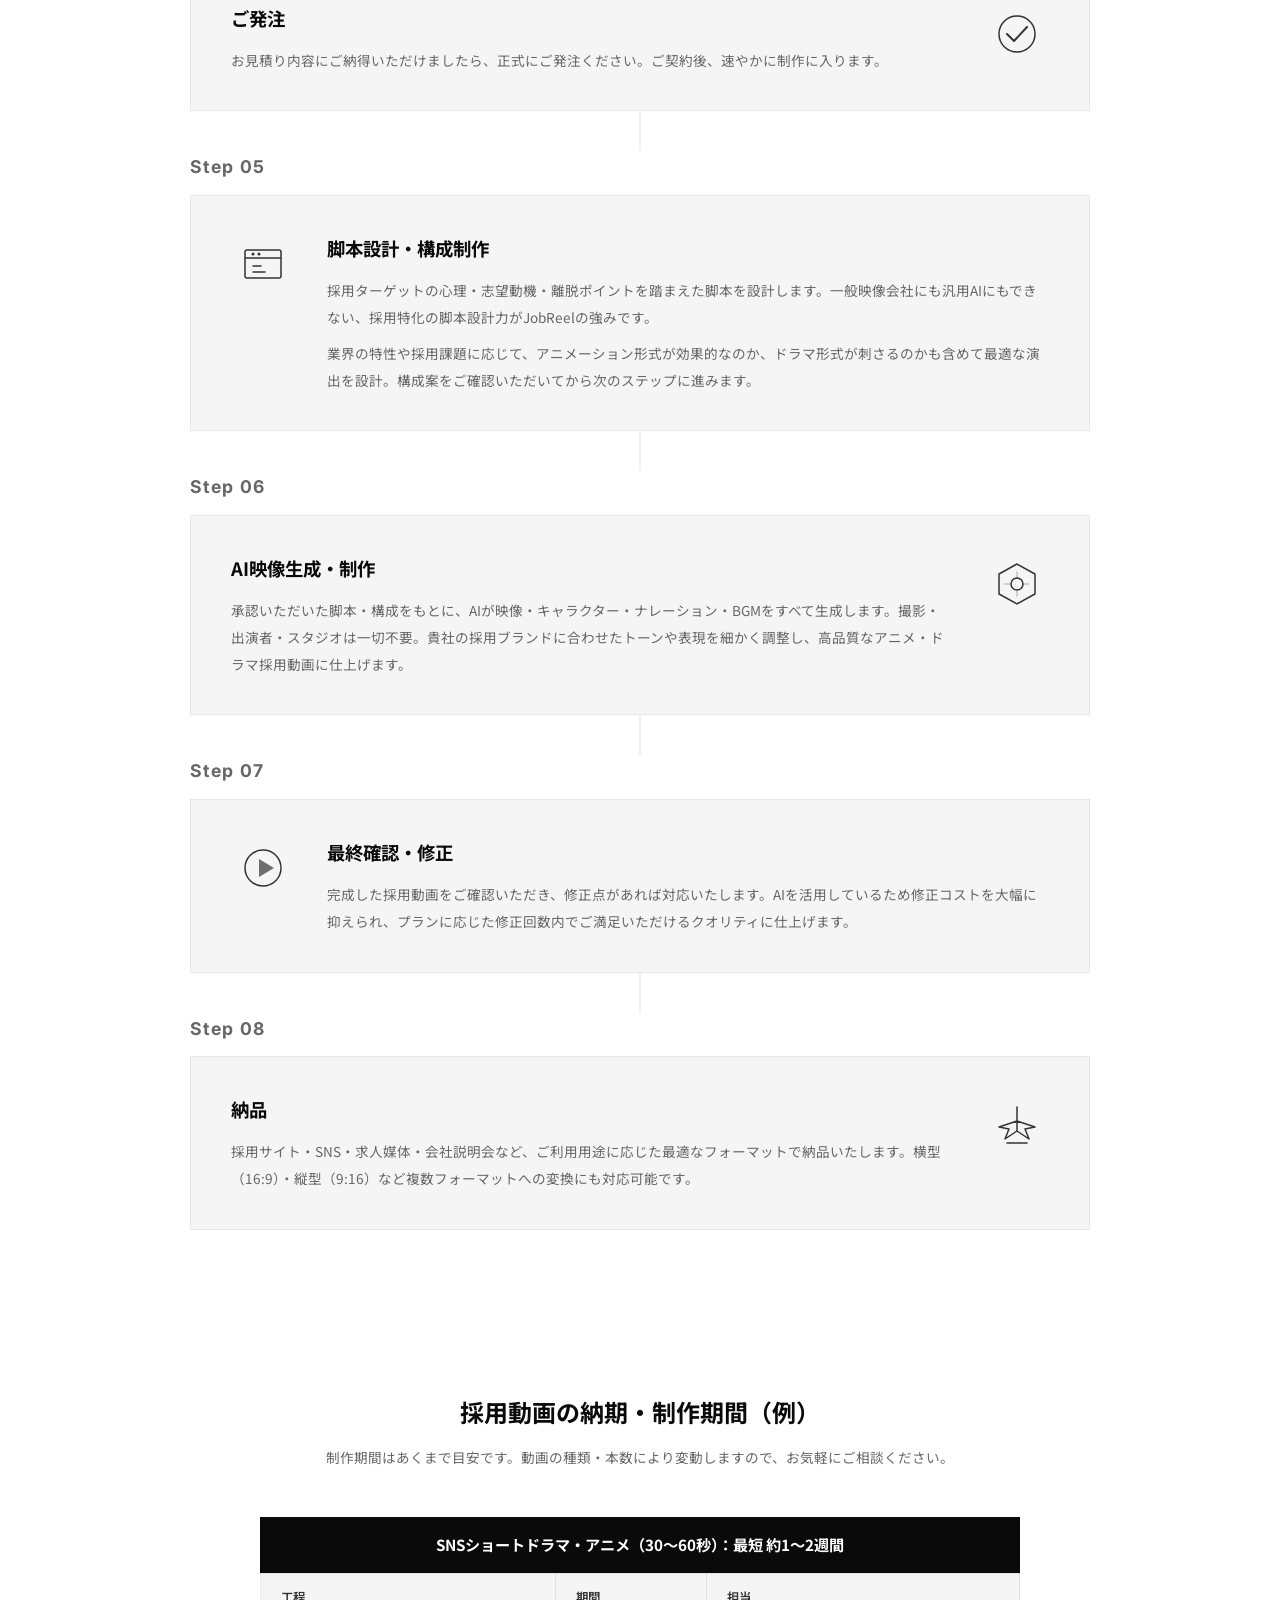
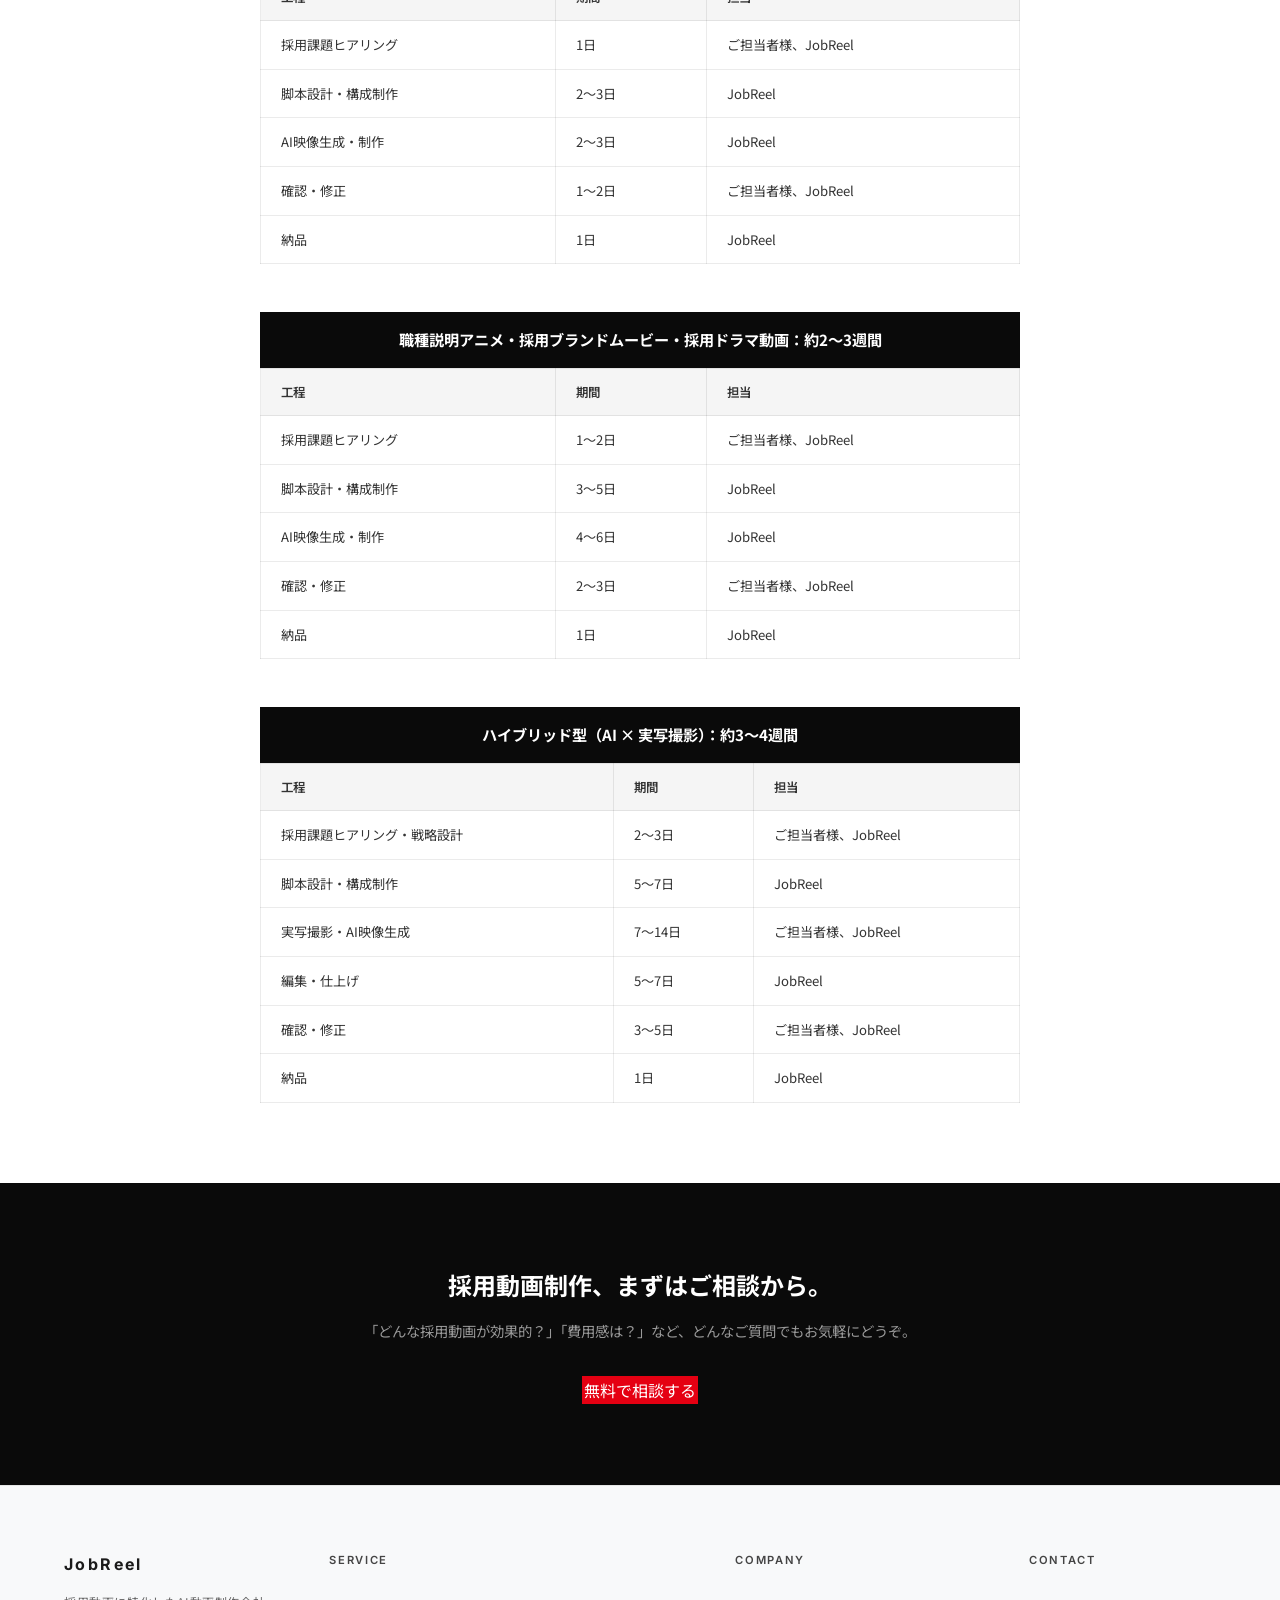
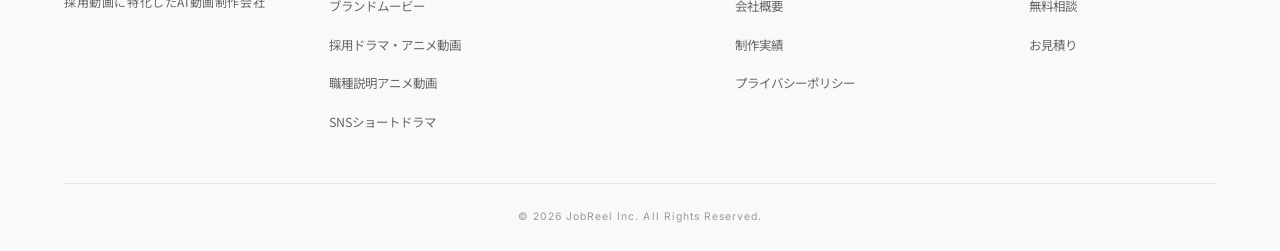
<file: flow.html>
<!DOCTYPE html>
<html lang="ja">
<head>
  <!-- Google tag (gtag.js) -->
  <script async src="https://www.googletagmanager.com/gtag/js?id=AW-18034481150"></script>
  <script>
    window.dataLayer = window.dataLayer || [];
    function gtag(){dataLayer.push(arguments);}
    gtag('js', new Date());
    gtag('config', 'AW-18034481150');
  </script>
  <meta charset="UTF-8">
  <meta name="viewport" content="width=device-width, initial-scale=1.0">
  <title>採用動画制作の流れ | 株式会社JobReel</title>
  <meta name="description" content="JobReelの採用動画制作の流れ。ヒアリングから脚本設計・AI映像生成・納品まで最短10日。撮影不要・社内リソースほぼゼロで高品質な採用動画を制作します。">
  <meta property="og:title" content="採用動画制作の流れ | 株式会社JobReel">
  <meta property="og:description" content="ヒアリングから脚本設計・AI映像生成・納品まで最短10日。撮影不要で高品質な採用動画を制作。">
  <meta property="og:type" content="website">
  <meta property="og:site_name" content="株式会社JobReel">
  <link rel="preconnect" href="https://fonts.googleapis.com">
  <link rel="preconnect" href="https://fonts.gstatic.com" crossorigin>
  <link href="https://fonts.googleapis.com/css2?family=Inter:wght@300;400;500;600;700&family=Noto+Sans+JP:wght@300;400;500;700&display=swap" rel="stylesheet">
  <link rel="icon" href="/images/favicon.png" type="image/png">
  <link rel="stylesheet" href="css/style.css">
  <link rel="stylesheet" href="css/flow-page.css">
</head>
<body>

  <!-- ========== HEADER ========== -->
  <header class="header is-scrolled" id="header">
    <div class="header-inner">
      <a href="index.html" class="logo">
        <span class="logo-main">JobReel</span><span class="logo-sub">AI × 採用動画制作</span>
      </a>
      <nav class="nav" id="nav">
        <ul class="nav-list">
          <li><a href="index.html#service">サービス</a></li>
          <li><a href="index.html#works">実績</a></li>
          <li><a href="index.html#pricing">料金</a></li>
          <li><a href="index.html#flow">制作フロー</a></li>
          <li><a href="about.html">会社概要</a></li>
        </ul>
        <a href="inquiry.html" class="nav-cta">CONTACT</a>
      </nav>
      <button class="hamburger" id="hamburger" aria-label="メニューを開く">
        <span></span>
        <span></span>
        <span></span>
      </button>
    </div>
  </header>

  <!-- ========== PAGE HERO ========== -->
  <section class="page-hero">
    <div class="container">
      <h1 class="page-hero-title">採用動画制作の流れ・フロー</h1>
      <span class="page-hero-en">Order Flow</span>
    </div>
  </section>

  <!-- ========== BACK BUTTON ========== -->
  <div class="flow-back-btn-wrap">
    <div class="container">
      <a href="index.html" class="flow-back-btn">
        <svg viewBox="0 0 20 20" fill="none" width="16" height="16"><path d="M12 4l-6 6 6 6" stroke="currentColor" stroke-width="1.5" stroke-linecap="round" stroke-linejoin="round"/></svg>
        トップページへ戻る
      </a>
    </div>
  </div>

  <!-- ========== FLOW INTRO ========== -->
  <section class="flow-page-intro">
    <div class="container">
      <p class="flow-page-intro-text">
        弊社では採用動画制作サービスのお打ち合わせから採用課題ヒアリング、お見積り、企画・制作、納品、効果測定まで丁寧にご対応いたします。<br>
        最先端AI生成技術を活用し、従来の1/3のコスト・最短10日でハイクオリティな採用動画を制作します。
      </p>
    </div>
  </section>

  <!-- ========== FLOW STEPS ========== -->
  <section class="flow-page-steps">
    <div class="container">

      <!-- Step 01 -->
      <div class="flow-step fade-in">
        <div class="flow-step-num">Step 01</div>
        <div class="flow-step-content">
          <div class="flow-step-icon">
            <svg viewBox="0 0 48 48" fill="none"><path d="M21 15a2 2 0 012-2h14a2 2 0 012 2v18a2 2 0 01-2 2H23a2 2 0 01-2-2V15z" stroke="currentColor" stroke-width="1.5"/><path d="M9 21a2 2 0 012-2h6v14h-6a2 2 0 01-2-2V21z" stroke="currentColor" stroke-width="1.5"/><path d="M17 25h4M25 21h8M25 27h6M25 33h4" stroke="currentColor" stroke-width="1.5" stroke-linecap="round"/></svg>
          </div>
          <div class="flow-step-body">
            <h3 class="flow-step-title">お問い合わせ・無料相談</h3>
            <p>Webフォームからお気軽にご連絡ください。「採用に困っている」「どんな動画が効果的かわからない」といった段階でも大丈夫です。採用動画の専任ディレクターが、貴社の採用課題に合わせたご提案をいたします。</p>
            <a href="inquiry.html" class="btn btn-primary flow-step-btn">無料相談・お見積もり</a>
          </div>
        </div>
      </div>

      <!-- Step 02 -->
      <div class="flow-step flow-step--reverse fade-in">
        <div class="flow-step-num">Step 02</div>
        <div class="flow-step-content">
          <div class="flow-step-icon">
            <svg viewBox="0 0 48 48" fill="none"><path d="M12 36c0-6.6 5.4-12 12-12s12 5.4 12 12" stroke="currentColor" stroke-width="1.5" stroke-linecap="round"/><circle cx="24" cy="14" r="8" stroke="currentColor" stroke-width="1.5"/><path d="M34 32l6 6" stroke="currentColor" stroke-width="1.5" stroke-linecap="round"/></svg>
          </div>
          <div class="flow-step-body">
            <h3 class="flow-step-title">採用課題ヒアリング</h3>
            <p>業種・採用ターゲット・現在の課題・予算感をお伺いします。求職者の心理・志望動機・離脱ポイントを踏まえ、ブランドムービー・採用ドラマ・職種説明アニメ・SNSショートドラマの中から最適な動画の種類と形式をご提案します。</p>
            <p>お伺いするのはこの1回だけ。あとはJobReelにお任せください。</p>
          </div>
        </div>
      </div>

      <!-- Step 03 -->
      <div class="flow-step fade-in">
        <div class="flow-step-num">Step 03</div>
        <div class="flow-step-content">
          <div class="flow-step-icon">
            <svg viewBox="0 0 48 48" fill="none"><rect x="8" y="6" width="32" height="36" rx="2" stroke="currentColor" stroke-width="1.5"/><path d="M16 16h16M16 24h16M16 32h10" stroke="currentColor" stroke-width="1.5" stroke-linecap="round"/></svg>
          </div>
          <div class="flow-step-body">
            <h3 class="flow-step-title">お見積り・プランご提案</h3>
            <p>ヒアリング内容をもとに、最適な動画の種類・本数・スケジュールを含めたお見積りをご提出します。AIフル生成のため、従来の採用動画制作と比べ最大60%のコスト削減が可能です。</p>
            <p>スポット（単発）15万円〜から、月額サブスクプランまで、貴社の採用予算に合わせた最適なプランをご用意しています。</p>
          </div>
        </div>
      </div>

      <!-- Step 04 -->
      <div class="flow-step flow-step--reverse fade-in">
        <div class="flow-step-num">Step 04</div>
        <div class="flow-step-content">
          <div class="flow-step-icon">
            <svg viewBox="0 0 48 48" fill="none"><path d="M14 24l7 7 13-14" stroke="currentColor" stroke-width="2" stroke-linecap="round" stroke-linejoin="round"/><circle cx="24" cy="24" r="18" stroke="currentColor" stroke-width="1.5"/></svg>
          </div>
          <div class="flow-step-body">
            <h3 class="flow-step-title">ご発注</h3>
            <p>お見積り内容にご納得いただけましたら、正式にご発注ください。ご契約後、速やかに制作に入ります。</p>
          </div>
        </div>
      </div>

      <!-- Step 05 -->
      <div class="flow-step fade-in">
        <div class="flow-step-num">Step 05</div>
        <div class="flow-step-content">
          <div class="flow-step-icon">
            <svg viewBox="0 0 48 48" fill="none"><rect x="6" y="10" width="36" height="28" rx="2" stroke="currentColor" stroke-width="1.5"/><path d="M6 18h36" stroke="currentColor" stroke-width="1.5"/><circle cx="14" cy="14" r="1.5" fill="currentColor"/><circle cx="20" cy="14" r="1.5" fill="currentColor"/><path d="M14 26h8M14 32h12" stroke="currentColor" stroke-width="1.5" stroke-linecap="round"/></svg>
          </div>
          <div class="flow-step-body">
            <h3 class="flow-step-title">脚本設計・構成制作</h3>
            <p>採用ターゲットの心理・志望動機・離脱ポイントを踏まえた脚本を設計します。一般映像会社にも汎用AIにもできない、採用特化の脚本設計力がJobReelの強みです。</p>
            <p>業界の特性や採用課題に応じて、アニメーション形式が効果的なのか、ドラマ形式が刺さるのかも含めて最適な演出を設計。構成案をご確認いただいてから次のステップに進みます。</p>
          </div>
        </div>
      </div>

      <!-- Step 06 -->
      <div class="flow-step flow-step--reverse fade-in">
        <div class="flow-step-num">Step 06</div>
        <div class="flow-step-content">
          <div class="flow-step-icon">
            <svg viewBox="0 0 48 48" fill="none"><path d="M24 4L6 14v20l18 10 18-10V14L24 4z" stroke="currentColor" stroke-width="1.5"/><circle cx="24" cy="24" r="6" stroke="currentColor" stroke-width="1.5"/><path d="M24 18v-6M24 36v-6M18 24h-6M36 24h-6" stroke="currentColor" stroke-width="1" stroke-linecap="round" opacity="0.4"/></svg>
          </div>
          <div class="flow-step-body">
            <h3 class="flow-step-title">AI映像生成・制作</h3>
            <p>承認いただいた脚本・構成をもとに、AIが映像・キャラクター・ナレーション・BGMをすべて生成します。撮影・出演者・スタジオは一切不要。貴社の採用ブランドに合わせたトーンや表現を細かく調整し、高品質なアニメ・ドラマ採用動画に仕上げます。</p>
          </div>
        </div>
      </div>

      <!-- Step 07 -->
      <div class="flow-step fade-in">
        <div class="flow-step-num">Step 07</div>
        <div class="flow-step-content">
          <div class="flow-step-icon">
            <svg viewBox="0 0 48 48" fill="none"><circle cx="24" cy="24" r="18" stroke="currentColor" stroke-width="1.5"/><polygon points="20,15 20,33 35,24" fill="currentColor" opacity="0.7"/></svg>
          </div>
          <div class="flow-step-body">
            <h3 class="flow-step-title">最終確認・修正</h3>
            <p>完成した採用動画をご確認いただき、修正点があれば対応いたします。AIを活用しているため修正コストを大幅に抑えられ、プランに応じた修正回数内でご満足いただけるクオリティに仕上げます。</p>
          </div>
        </div>
      </div>

      <!-- Step 08 -->
      <div class="flow-step flow-step--reverse fade-in">
        <div class="flow-step-num">Step 08</div>
        <div class="flow-step-content">
          <div class="flow-step-icon">
            <svg viewBox="0 0 48 48" fill="none"><path d="M24 6v24l12 8-4-10 10-2-18-6-18 6 10 2-4 10 12-8z" stroke="currentColor" stroke-width="1.5" stroke-linejoin="round"/><path d="M14 42h20" stroke="currentColor" stroke-width="1.5" stroke-linecap="round"/></svg>
          </div>
          <div class="flow-step-body">
            <h3 class="flow-step-title">納品</h3>
            <p>採用サイト・SNS・求人媒体・会社説明会など、ご利用用途に応じた最適なフォーマットで納品いたします。横型（16:9）・縦型（9:16）など複数フォーマットへの変換にも対応可能です。</p>
          </div>
        </div>
      </div>

    </div>
  </section>

  <!-- ========== SCHEDULE ========== -->
  <section class="flow-page-schedule">
    <div class="container">
      <h2 class="flow-page-schedule-title fade-in">採用動画の納期・制作期間（例）</h2>
      <p class="flow-page-schedule-note fade-in">制作期間はあくまで目安です。動画の種類・本数により変動しますので、お気軽にご相談ください。</p>

      <!-- SNSショートドラマ -->
      <div class="schedule-block fade-in">
        <h3 class="schedule-block-title">SNSショートドラマ・アニメ（30〜60秒）：最短 約1〜2週間</h3>
        <table class="schedule-table">
          <thead><tr><th>工程</th><th>期間</th><th>担当</th></tr></thead>
          <tbody>
            <tr><td>採用課題ヒアリング</td><td>1日</td><td>ご担当者様、JobReel</td></tr>
            <tr><td>脚本設計・構成制作</td><td>2〜3日</td><td>JobReel</td></tr>
            <tr><td>AI映像生成・制作</td><td>2〜3日</td><td>JobReel</td></tr>
            <tr><td>確認・修正</td><td>1〜2日</td><td>ご担当者様、JobReel</td></tr>
            <tr><td>納品</td><td>1日</td><td>JobReel</td></tr>
          </tbody>
        </table>
      </div>

      <!-- 職種説明アニメ・採用ドラマ -->
      <div class="schedule-block fade-in">
        <h3 class="schedule-block-title">職種説明アニメ・採用ブランドムービー・採用ドラマ動画：約2〜3週間</h3>
        <table class="schedule-table">
          <thead><tr><th>工程</th><th>期間</th><th>担当</th></tr></thead>
          <tbody>
            <tr><td>採用課題ヒアリング</td><td>1〜2日</td><td>ご担当者様、JobReel</td></tr>
            <tr><td>脚本設計・構成制作</td><td>3〜5日</td><td>JobReel</td></tr>
            <tr><td>AI映像生成・制作</td><td>4〜6日</td><td>JobReel</td></tr>
            <tr><td>確認・修正</td><td>2〜3日</td><td>ご担当者様、JobReel</td></tr>
            <tr><td>納品</td><td>1日</td><td>JobReel</td></tr>
          </tbody>
        </table>
      </div>

      <!-- ブランドムービー -->
      <div class="schedule-block fade-in">
        <h3 class="schedule-block-title">ハイブリッド型（AI × 実写撮影）：約3〜4週間</h3>
        <table class="schedule-table">
          <thead><tr><th>工程</th><th>期間</th><th>担当</th></tr></thead>
          <tbody>
            <tr><td>採用課題ヒアリング・戦略設計</td><td>2〜3日</td><td>ご担当者様、JobReel</td></tr>
            <tr><td>脚本設計・構成制作</td><td>5〜7日</td><td>JobReel</td></tr>
            <tr><td>実写撮影・AI映像生成</td><td>7〜14日</td><td>ご担当者様、JobReel</td></tr>
            <tr><td>編集・仕上げ</td><td>5〜7日</td><td>JobReel</td></tr>
            <tr><td>確認・修正</td><td>3〜5日</td><td>ご担当者様、JobReel</td></tr>
            <tr><td>納品</td><td>1日</td><td>JobReel</td></tr>
          </tbody>
        </table>
      </div>
    </div>
  </section>

  <!-- ========== CTA ========== -->
  <section class="flow-page-cta">
    <div class="container">
      <div class="flow-page-cta-inner fade-in">
        <h2>採用動画制作、まずはご相談から。</h2>
        <p>「どんな採用動画が効果的？」「費用感は？」など、どんなご質問でもお気軽にどうぞ。</p>
        <a href="inquiry.html" class="btn btn-primary">無料で相談する</a>
      </div>
    </div>
  </section>

  <!-- ========== FOOTER ========== -->
  <footer class="footer">
    <div class="container">
      <div class="footer-top">
        <div class="footer-brand">
          <a href="index.html" class="footer-logo">
            <span class="footer-logo-text">JobReel</span>
          </a>
          <p class="footer-desc">採用動画に特化したAI動画制作会社</p>
        </div>
        <div class="footer-nav">
          <div class="footer-nav-col">
            <h4>SERVICE</h4>
            <ul>
              <li><a href="index.html#service">ブランドムービー</a></li>
              <li><a href="index.html#service">採用ドラマ・アニメ動画</a></li>
              <li><a href="index.html#service">職種説明アニメ動画</a></li>
              <li><a href="index.html#service">SNSショートドラマ</a></li>
            </ul>
          </div>
          <div class="footer-nav-col">
            <h4>COMPANY</h4>
            <ul>
              <li><a href="about.html">会社概要</a></li>
              <li><a href="index.html#works">制作実績</a></li>
              <li><a href="privacy.html">プライバシーポリシー</a></li>
            </ul>
          </div>
          <div class="footer-nav-col">
            <h4>CONTACT</h4>
            <ul>
              <li><a href="inquiry.html">無料相談</a></li>
              <li><a href="inquiry.html">お見積り</a></li>
            </ul>
          </div>
        </div>
      </div>
      <div class="footer-bottom">
        <p>&copy; 2026 JobReel Inc. All Rights Reserved.</p>
      </div>
    </div>
  </footer>

  <script>
    // ヘッダースクロール
    const header = document.getElementById('header');
    window.addEventListener('scroll', () => {
      header.classList.toggle('scrolled', window.scrollY > 50);
    });
    // ハンバーガーメニュー
    const hamburger = document.getElementById('hamburger');
    const nav = document.getElementById('nav');
    if (hamburger) {
      hamburger.addEventListener('click', () => {
        hamburger.classList.toggle('open');
        nav.classList.toggle('open');
      });
    }
    // フェードイン
    const observer = new IntersectionObserver(entries => {
      entries.forEach(e => { if (e.isIntersecting) e.target.classList.add('is-visible'); });
    }, { threshold: 0.1 });
    document.querySelectorAll('.fade-in').forEach(el => observer.observe(el));
  </script>
</body>
</html>
</file>
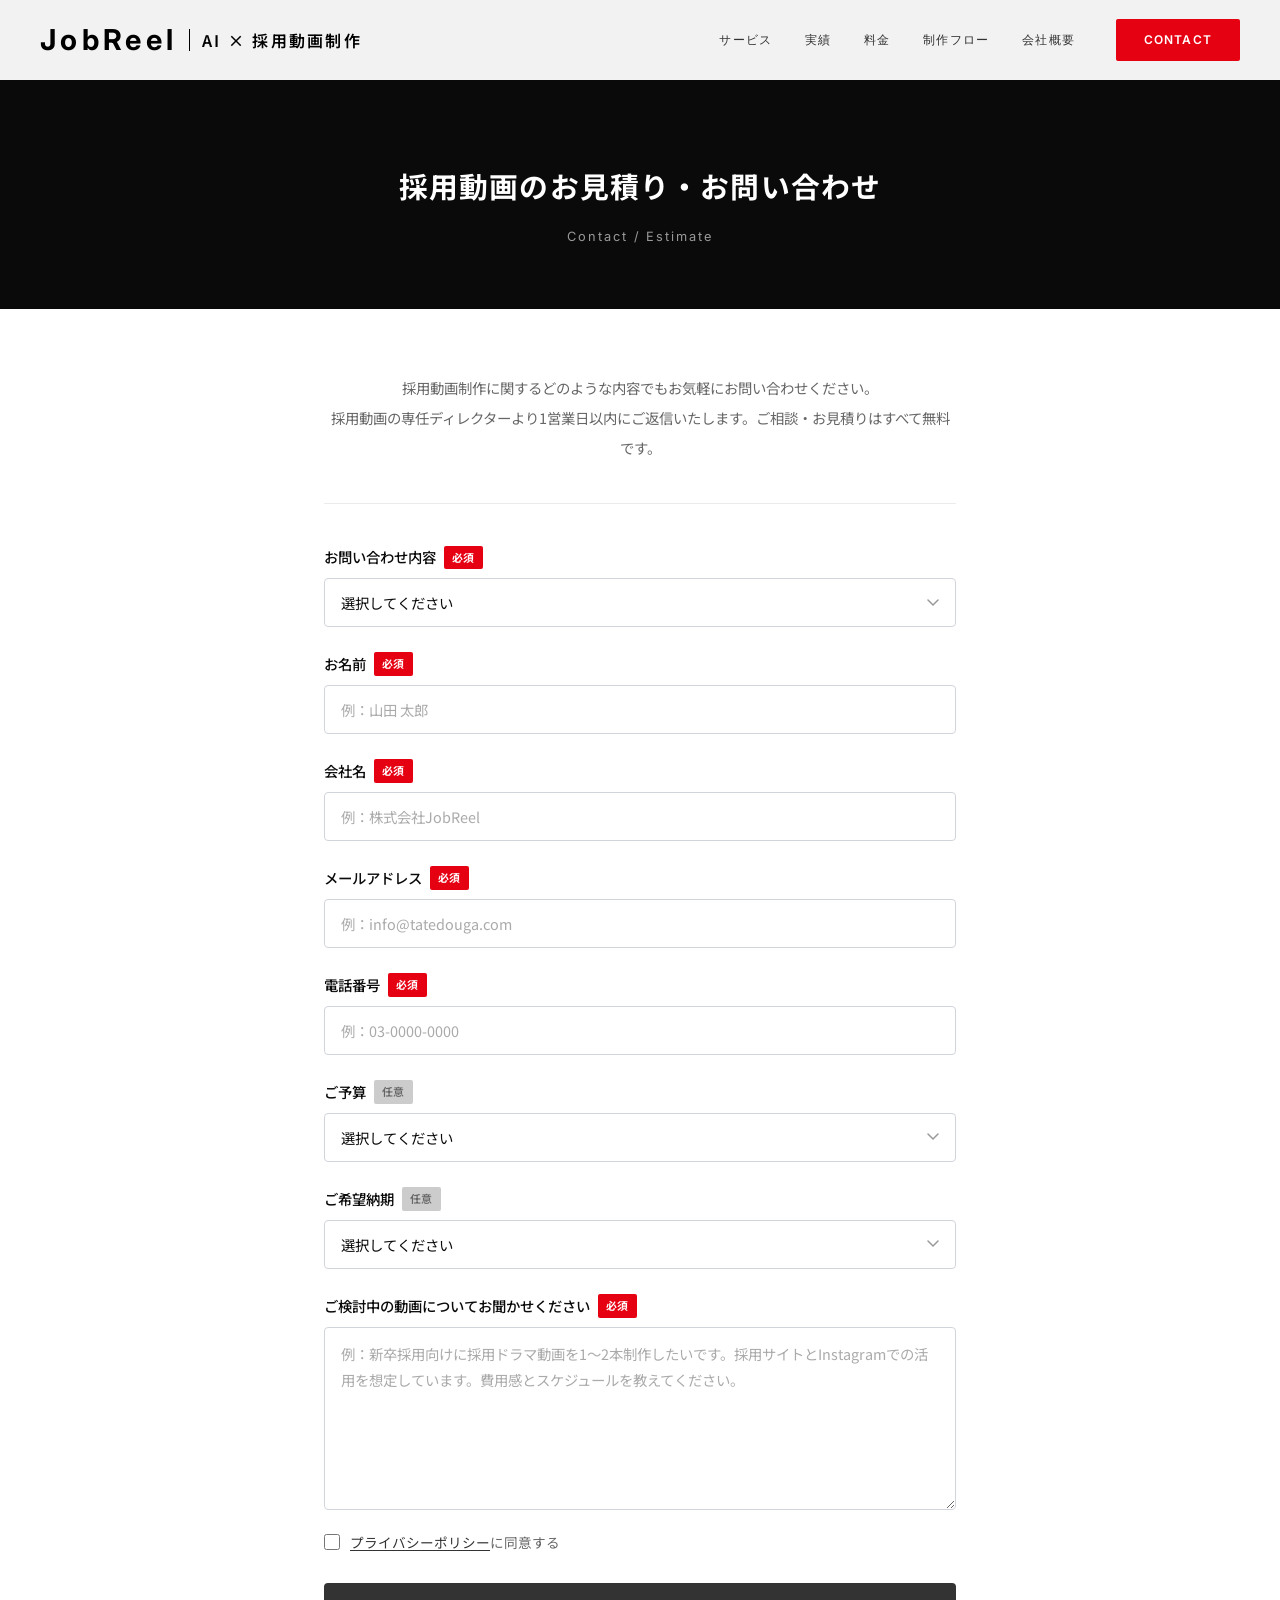
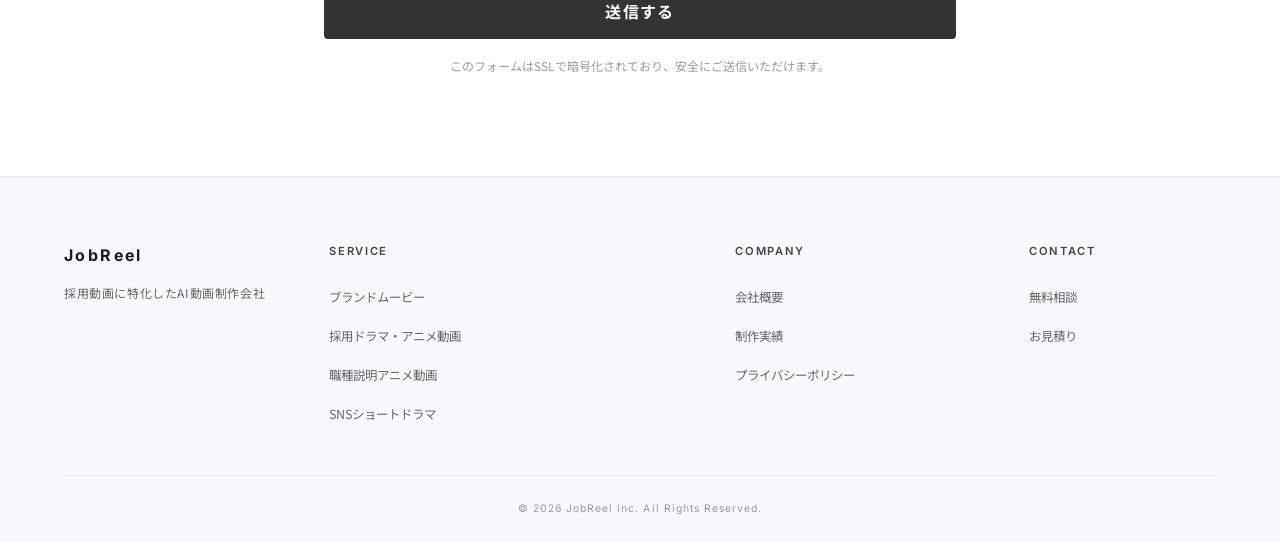
<file: inquiry.html>
<!DOCTYPE html>
<html lang="ja">
<head>
  <!-- Google tag (gtag.js) -->
  <script async src="https://www.googletagmanager.com/gtag/js?id=AW-18034481150"></script>
  <script>
    window.dataLayer = window.dataLayer || [];
    function gtag(){dataLayer.push(arguments);}
    gtag('js', new Date());
    gtag('config', 'AW-18034481150');
  </script>
  <meta charset="UTF-8">
  <meta name="viewport" content="width=device-width, initial-scale=1.0">
  <title>採用動画のお見積り・お問い合わせ | 株式会社JobReel</title>
  <meta name="description" content="AI採用動画制作のお見積り依頼・お問い合わせページ。採用動画のご予算・納期に合わせて最適なプランをご提案いたします。">
  <link rel="canonical" href="https://www.tatedouga.jp/inquiry.html">
  <meta property="og:title" content="お見積り依頼・お問い合わせ | 株式会社JobReel">
  <meta property="og:description" content="AI動画制作のお見積り依頼・お問い合わせ。採用動画・企業VP・SNS広告動画。無料相談受付中。">
  <meta property="og:type" content="website">
  <meta property="og:url" content="https://www.tatedouga.jp/inquiry.html">
  <meta property="og:image" content="https://www.tatedouga.jp/images/og-image.png">
  <meta property="og:site_name" content="株式会社JobReel">
  <link rel="preconnect" href="https://fonts.googleapis.com">
  <link rel="preconnect" href="https://fonts.gstatic.com" crossorigin>
  <link href="https://fonts.googleapis.com/css2?family=Inter:wght@300;400;500;600;700&family=Noto+Sans+JP:wght@300;400;500;700&display=swap" rel="stylesheet">
  <link rel="icon" href="/images/favicon.png" type="image/png">
  <link rel="stylesheet" href="css/style.css">
  <link rel="stylesheet" href="css/inquiry.css">
</head>
<body>

  <!-- ========== HEADER ========== -->
  <header class="header is-scrolled" id="header">
    <div class="header-inner">
      <a href="index.html" class="logo">
        <span class="logo-main">JobReel</span><span class="logo-sub">AI × 採用動画制作</span>
      </a>
      <nav class="nav" id="nav">
        <ul class="nav-list">
          <li><a href="index.html#service">サービス</a></li>
          <li><a href="index.html#works">実績</a></li>
          <li><a href="index.html#pricing">料金</a></li>
          <li><a href="flow.html">制作フロー</a></li>
          <li><a href="about.html">会社概要</a></li>
        </ul>
        <a href="inquiry.html" class="nav-cta">CONTACT</a>
      </nav>
      <button class="hamburger" id="hamburger" aria-label="メニューを開く">
        <span></span><span></span><span></span>
      </button>
    </div>
  </header>

  <!-- ========== PAGE HERO ========== -->
  <section class="inq-hero">
    <div class="container">
      <h1 class="inq-hero-title">採用動画のお見積り・お問い合わせ</h1>
      <span class="inq-hero-en">Contact / Estimate</span>
    </div>
  </section>

  <!-- ========== FORM SECTION ========== -->
  <section class="inq-section">
    <div class="container">

      <div class="inq-lead fade-in">
        <p>採用動画制作に関するどのような内容でもお気軽にお問い合わせください。<br>採用動画の専任ディレクターより1営業日以内にご返信いたします。ご相談・お見積りはすべて無料です。</p>
      </div>


      <form class="inq-form fade-in" id="inq-form" action="#" method="post">

        <div class="inq-form-row">
          <label class="inq-label">お問い合わせ内容 <span class="inq-required">必須</span></label>
          <select name="category" required class="inq-input inq-select">
            <option value="">選択してください</option>
            <option value="estimate">採用動画のお見積り依頼</option>
            <option value="brand">ブランドムービーを制作したい</option>
            <option value="drama">採用ドラマ・アニメ動画を制作したい</option>
            <option value="job-desc">職種説明アニメ動画を制作したい</option>
            <option value="sns">SNSショートドラマ・アニメを制作したい</option>
            <option value="hybrid">ハイブリッド型（AI × 実写）で制作したい</option>
            <option value="sub">月額プランで継続的に制作したい</option>
            <option value="consult">採用動画・採用広報について相談したい</option>
            <option value="other">その他</option>
          </select>
        </div>

        <div class="inq-form-row">
          <label class="inq-label">お名前 <span class="inq-required">必須</span></label>
          <input type="text" name="name" placeholder="例：山田 太郎" required class="inq-input">
        </div>

        <div class="inq-form-row">
          <label class="inq-label">会社名 <span class="inq-required">必須</span></label>
          <input type="text" name="company" placeholder="例：株式会社JobReel" required class="inq-input">
        </div>

        <div class="inq-form-row">
          <label class="inq-label">メールアドレス <span class="inq-required">必須</span></label>
          <input type="email" name="email" placeholder="例：info@tatedouga.com" required class="inq-input">
        </div>

        <div class="inq-form-row">
          <label class="inq-label">電話番号 <span class="inq-required">必須</span></label>
          <input type="tel" name="tel" placeholder="例：03-0000-0000" required class="inq-input">
        </div>

        <div class="inq-form-row">
          <label class="inq-label">ご予算 <span class="inq-optional">任意</span></label>
          <select name="budget" id="budget-select" class="inq-input inq-select">
            <option value="">選択してください</option>
            <optgroup label="スポット（単発）プラン">
              <option value="light">15万円〜（LIGHT）</option>
              <option value="standard">30万円〜（STANDARD）</option>
              <option value="premium">60万円〜（PREMIUM）</option>
            </optgroup>
            <optgroup label="月額サブスクプラン">
              <option value="sub-starter">月額5万円〜（LIGHT）</option>
              <option value="sub-standard">月額15万円〜（STANDARD）</option>
              <option value="sub-premium">月額30万円〜（PREMIUM）</option>
            </optgroup>
            <option value="undecided">未定・相談したい</option>
          </select>
        </div>

        <div class="inq-form-row">
          <label class="inq-label">ご希望納期 <span class="inq-optional">任意</span></label>
          <select name="deadline" class="inq-input inq-select">
            <option value="">選択してください</option>
            <option value="asap">できるだけ早く（〜2週間）</option>
            <option value="1month">1ヶ月以内</option>
            <option value="2month">2ヶ月以内</option>
            <option value="3month">3ヶ月以内</option>
            <option value="undecided">未定・相談したい</option>
          </select>
        </div>

        <div class="inq-form-row">
          <label class="inq-label">ご検討中の動画についてお聞かせください <span class="inq-required">必須</span></label>
          <textarea name="message" rows="6" required class="inq-input inq-textarea"
            placeholder="例：新卒採用向けに採用ドラマ動画を1〜2本制作したいです。採用サイトとInstagramでの活用を想定しています。費用感とスケジュールを教えてください。"></textarea>
        </div>

        <div class="inq-privacy">
          <label class="inq-privacy-label">
            <input type="checkbox" name="privacy" required class="inq-checkbox">
            <span><a href="privacy.html" target="_blank" class="inq-link">プライバシーポリシー</a>に同意する</span>
          </label>
        </div>

        <button type="submit" class="inq-submit">送信する</button>

        <p class="inq-note">このフォームはSSLで暗号化されており、安全にご送信いただけます。</p>

      </form>
    </div>
  </section>

  <!-- ========== FOOTER ========== -->
  <footer class="footer">
    <div class="container">
      <div class="footer-top">
        <div class="footer-brand">
          <a href="index.html" class="footer-logo">
            <span class="footer-logo-text">JobReel</span>
          </a>
          <p class="footer-desc">採用動画に特化したAI動画制作会社</p>
        </div>
        <div class="footer-nav">
          <div class="footer-nav-col">
            <h4>SERVICE</h4>
            <ul>
              <li><a href="index.html#service">ブランドムービー</a></li>
              <li><a href="index.html#service">採用ドラマ・アニメ動画</a></li>
              <li><a href="index.html#service">職種説明アニメ動画</a></li>
              <li><a href="index.html#service">SNSショートドラマ</a></li>
            </ul>
          </div>
          <div class="footer-nav-col">
            <h4>COMPANY</h4>
            <ul>
              <li><a href="about.html">会社概要</a></li>
              <li><a href="index.html#works">制作実績</a></li>
              <li><a href="privacy.html">プライバシーポリシー</a></li>
            </ul>
          </div>
          <div class="footer-nav-col">
            <h4>CONTACT</h4>
            <ul>
              <li><a href="inquiry.html">無料相談</a></li>
              <li><a href="inquiry.html">お見積り</a></li>
            </ul>
          </div>
        </div>
      </div>
      <div class="footer-bottom">
        <p>&copy; 2026 JobReel Inc. All Rights Reserved.</p>
      </div>
    </div>
  </footer>

  <script>
    // ヘッダースクロール
    const header = document.getElementById('header');
    window.addEventListener('scroll', () => {
      header.classList.toggle('scrolled', window.scrollY > 50);
    });

    // ハンバーガーメニュー
    const hamburger = document.getElementById('hamburger');
    const nav = document.getElementById('nav');
    if (hamburger) {
      hamburger.addEventListener('click', () => {
        hamburger.classList.toggle('open');
        nav.classList.toggle('open');
      });
    }

    // フェードイン（CSSクラス名 is-visible に合わせる）
    const observer = new IntersectionObserver(entries => {
      entries.forEach(e => { if (e.isIntersecting) e.target.classList.add('is-visible'); });
    }, { threshold: 0.1 });
    document.querySelectorAll('.fade-in').forEach(el => observer.observe(el));

    // ========== フォーム送信 ==========
    const inqForm = document.getElementById('inq-form');
    const submitBtn = inqForm.querySelector('.inq-submit');

    inqForm.addEventListener('submit', async function(e) {
      e.preventDefault();

      submitBtn.disabled = true;
      submitBtn.textContent = '送信中...';

      const formData = new FormData(inqForm);
      const body = {
        category: formData.get('category'),
        name:     formData.get('name'),
        company:  formData.get('company'),
        email:    formData.get('email'),
        phone:    formData.get('tel'),
        budget:   formData.get('budget') || '',
        deadline: formData.get('deadline') || '',
        message:  formData.get('message')
      };

      try {
        const res = await fetch('/api/contact', {
          method: 'POST',
          headers: { 'Content-Type': 'application/json' },
          body: JSON.stringify(body)
        });
        if (!res.ok) throw new Error('server error');
        window.location.href = '/thanks';
      } catch (err) {
        console.error('送信エラー:', err);
        submitBtn.disabled = false;
        submitBtn.textContent = '送信する';
        alert('送信に失敗しました。お手数ですが ai@tatedouga.jp まで直接ご連絡ください。');
      }
    });

    // プラン情報
    const planData = {
      light:        { label: 'LIGHT（単発）',             budget: 'light',        category: 'estimate' },
      standard:     { label: 'STANDARD（単発）',          budget: 'standard',     category: 'estimate' },
      premium:      { label: 'PREMIUM（単発）',           budget: 'premium',      category: 'estimate' },
      'sub-starter':  { label: 'STARTER（サブスク）',     budget: 'sub-starter',  category: 'estimate' },
      'sub-standard': { label: 'STANDARD（サブスク）',    budget: 'sub-standard', category: 'estimate' },
      'sub-premium':  { label: 'PREMIUM（サブスク）',     budget: 'sub-premium',  category: 'estimate' }
    };

    // URLパラメータ読み取り
    const params = new URLSearchParams(window.location.search);
    const plan = params.get('plan');

    if (plan && planData[plan]) {
      const data = planData[plan];

      // ご予算 自動選択
      const budgetSelect = document.getElementById('budget-select');
      if (budgetSelect) {
        const opt = budgetSelect.querySelector(`option[value="${data.budget}"]`);
        if (opt) opt.selected = true;
      }

      // お問い合わせ内容 自動選択
      const categorySelect = document.querySelector('select[name="category"]');
      if (categorySelect) {
        const opt = categorySelect.querySelector(`option[value="${data.category}"]`);
        if (opt) opt.selected = true;
      }

      // プランバナー表示
      const banner = document.getElementById('inq-plan-banner');
      const labelEl = document.getElementById('inq-plan-label');
      if (banner && labelEl) {
        labelEl.textContent = data.label;
        banner.style.display = 'block';
      }

      // ページタイトル変更
      const heroTitle = document.querySelector('.inq-hero-title');
      if (heroTitle) {
        heroTitle.textContent = `お見積り依頼・お問い合わせ（${data.label}プラン）`;
      }

      // ブラウザタブのタイトル更新
      document.title = `${data.label}プランのご相談 | 株式会社JobReel`;
    }
  </script>
</body>
</html>
</file>
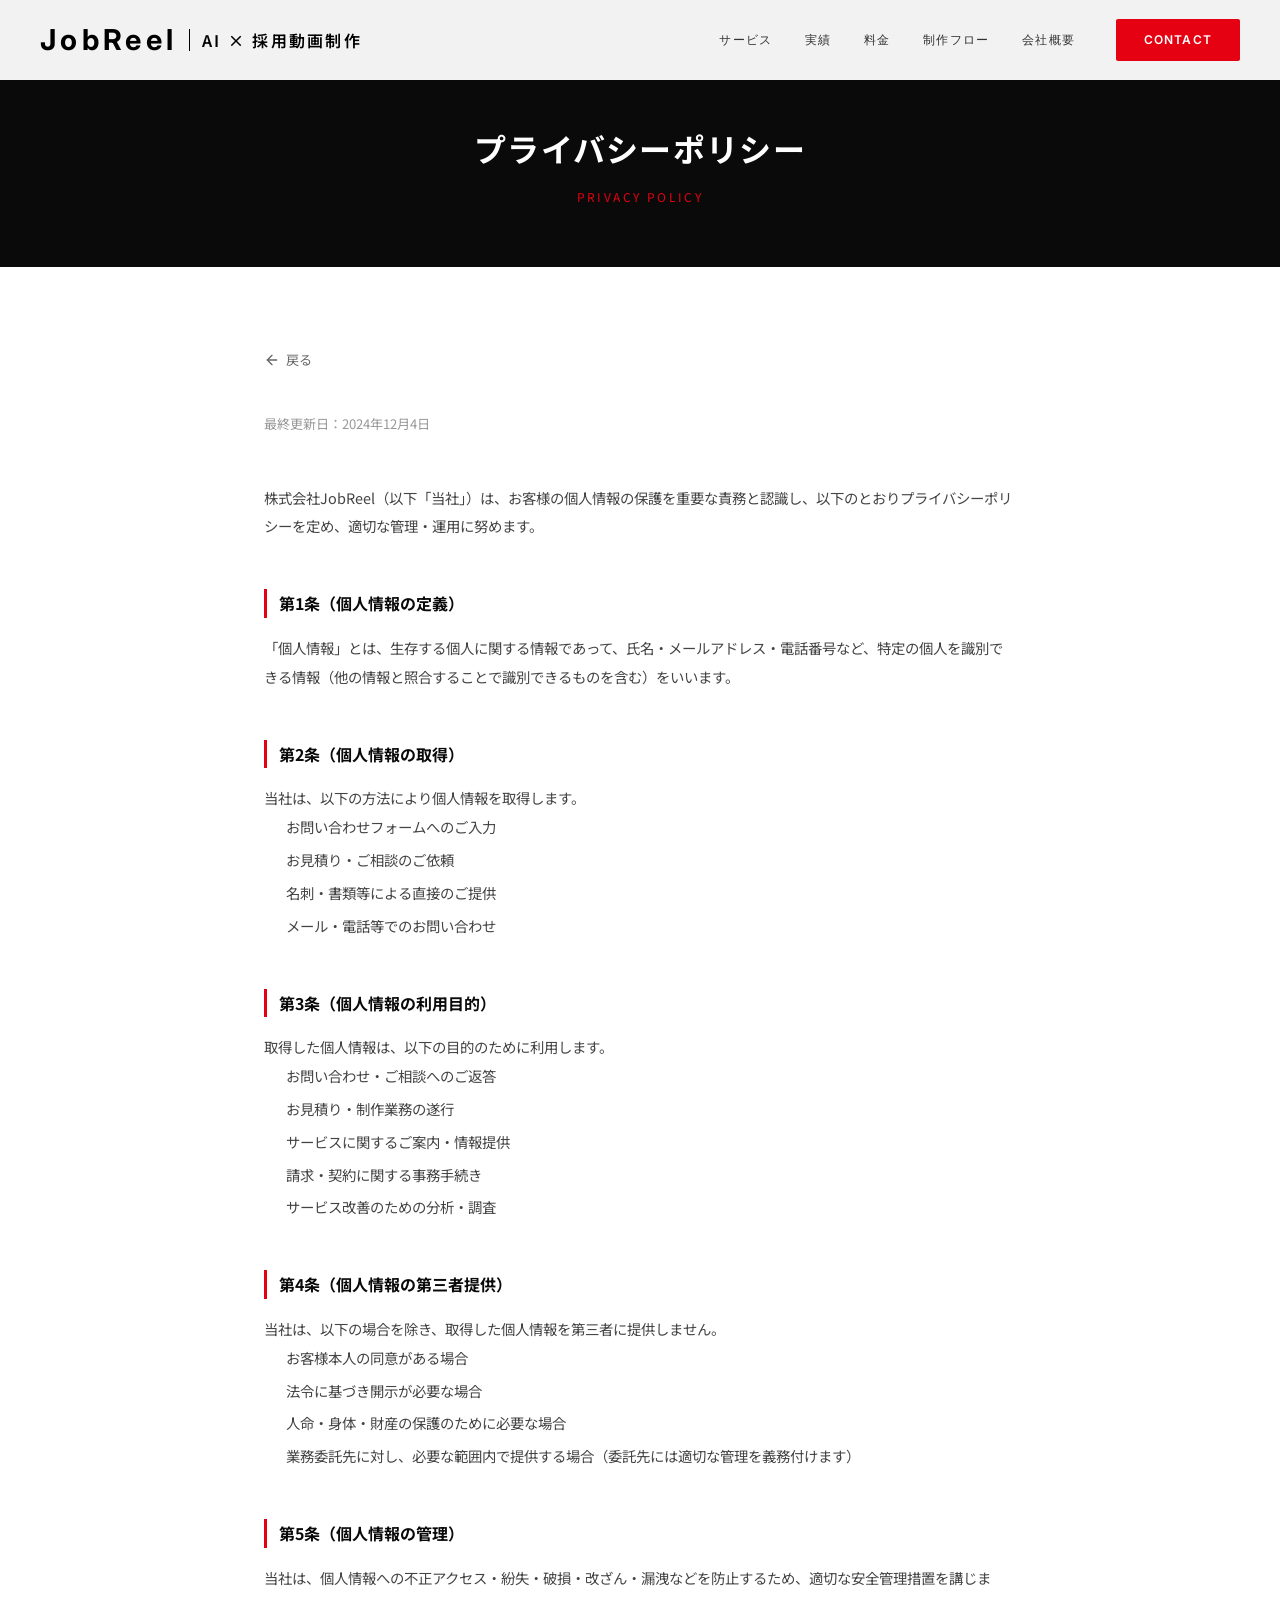
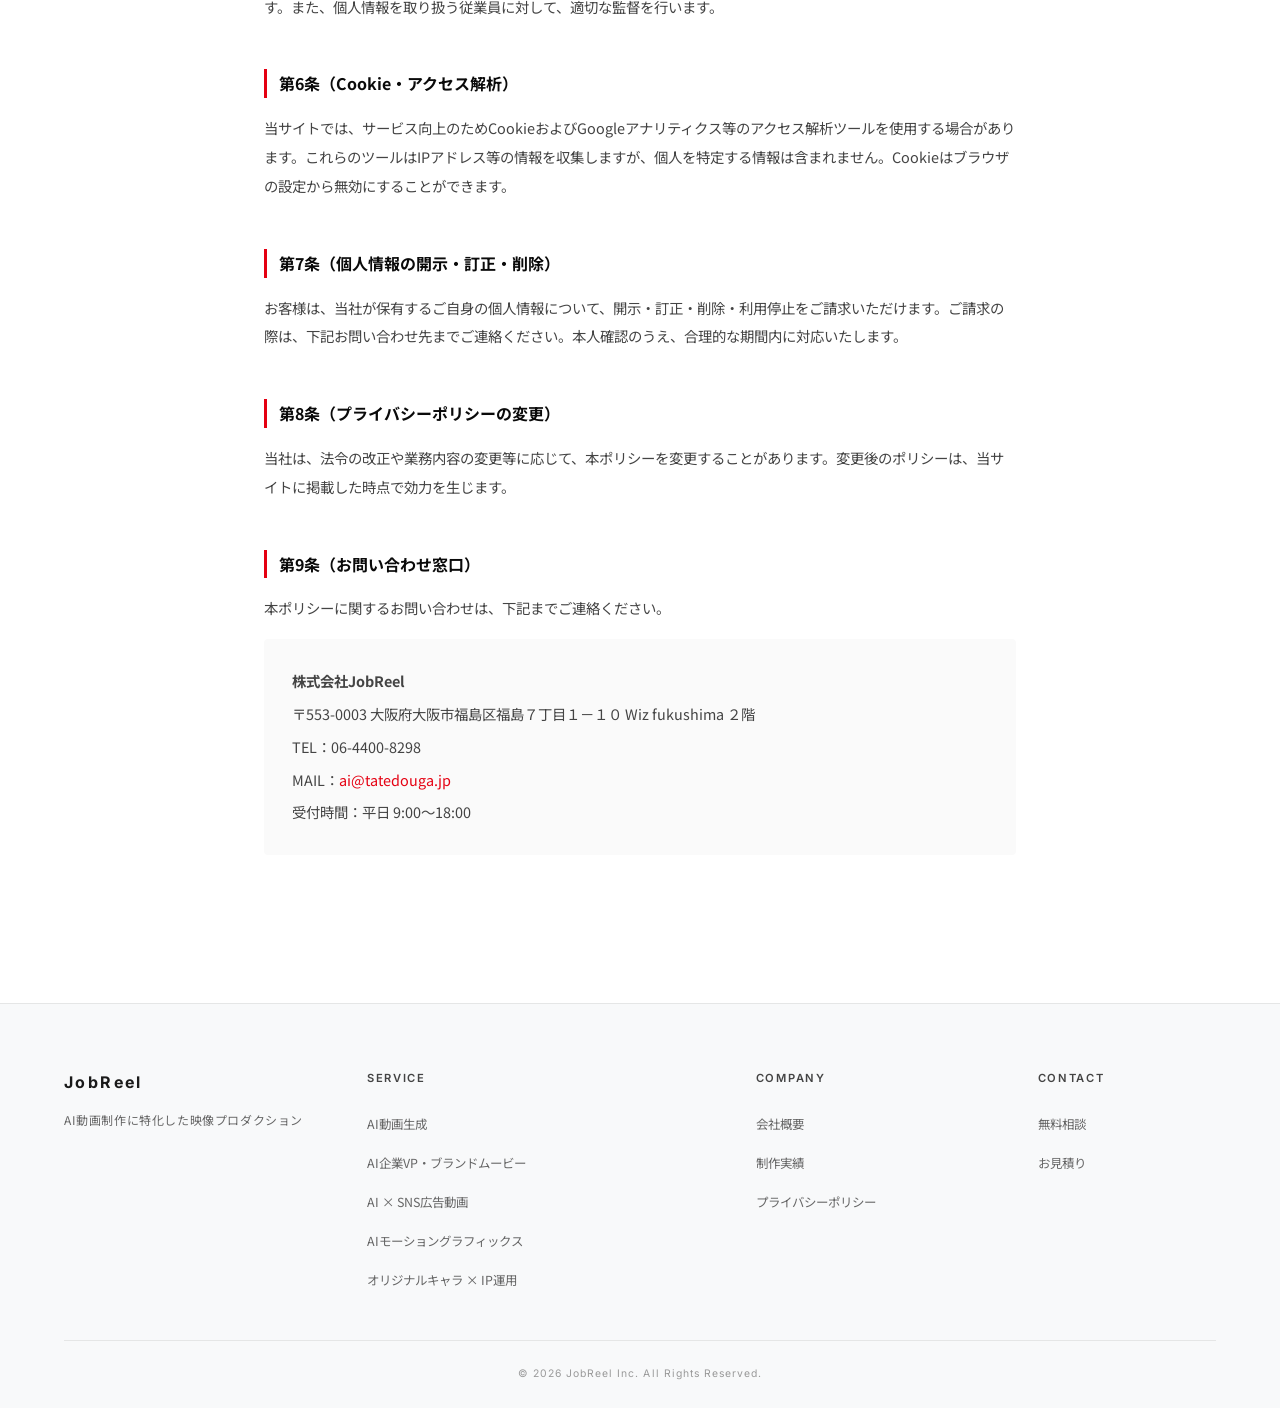
<file: privacy.html>
<!DOCTYPE html>
<html lang="ja">
<head>
  <!-- Google tag (gtag.js) -->
  <script async src="https://www.googletagmanager.com/gtag/js?id=AW-18034481150"></script>
  <script>
    window.dataLayer = window.dataLayer || [];
    function gtag(){dataLayer.push(arguments);}
    gtag('js', new Date());
    gtag('config', 'AW-18034481150');
  </script>
  <meta charset="UTF-8">
  <meta name="viewport" content="width=device-width, initial-scale=1.0">
  <title>プライバシーポリシー | 株式会社JobReel</title>
  <meta name="description" content="株式会社JobReelのプライバシーポリシーページです。">
  <link rel="canonical" href="https://www.tatedouga.jp/privacy.html">
  <meta name="robots" content="noindex">
  <link rel="preconnect" href="https://fonts.googleapis.com">
  <link rel="preconnect" href="https://fonts.gstatic.com" crossorigin>
  <link href="https://fonts.googleapis.com/css2?family=Inter:wght@300;400;500;600;700&family=Noto+Sans+JP:wght@300;400;500;700&display=swap" rel="stylesheet">
  <link rel="icon" href="/images/favicon.png" type="image/png">
  <link rel="stylesheet" href="css/style.css">
  <style>
    .privacy-hero {
      padding: 120px 0 60px;
      background: var(--black);
      text-align: center;
    }
    .privacy-hero-title {
      font-size: 2rem;
      font-weight: 700;
      color: #fff;
      letter-spacing: 0.04em;
    }
    .privacy-hero-en {
      display: block;
      font-size: 0.75rem;
      letter-spacing: 0.2em;
      color: var(--red);
      margin-top: 8px;
      text-transform: uppercase;
    }
    .privacy-body {
      padding: 80px 0 100px;
      background: #fff;
    }
    .privacy-inner {
      max-width: 800px;
      margin: 0 auto;
      padding: 0 24px;
    }
    .privacy-back {
      display: inline-flex;
      align-items: center;
      gap: 6px;
      font-size: 0.82rem;
      color: #666;
      margin-bottom: 40px;
      text-decoration: none;
      transition: color 0.2s;
    }
    .privacy-back:hover { color: var(--red); }
    .privacy-updated {
      font-size: 0.82rem;
      color: #999;
      margin-bottom: 48px;
    }
    .privacy-section {
      margin-bottom: 48px;
    }
    .privacy-section h2 {
      font-size: 1rem;
      font-weight: 700;
      color: var(--black);
      border-left: 3px solid var(--red);
      padding-left: 12px;
      margin-bottom: 16px;
    }
    .privacy-section p,
    .privacy-section li {
      font-size: 0.9rem;
      color: #444;
      line-height: 2;
    }
    .privacy-section ul {
      padding-left: 1.4em;
      margin: 0;
    }
    .privacy-section ul li {
      margin-bottom: 4px;
    }
    .privacy-contact {
      background: var(--bg-subtle);
      border-radius: 4px;
      padding: 24px 28px;
      margin-top: 16px;
    }
    .privacy-contact p {
      margin: 4px 0;
    }
  </style>
</head>
<body>

  <!-- ========== HEADER ========== -->
  <header class="header is-scrolled" id="header">
    <div class="header-inner">
      <a href="index.html" class="logo">
        <span class="logo-main">JobReel</span><span class="logo-sub">AI × 採用動画制作</span>
      </a>
      <nav class="nav" id="nav">
        <ul class="nav-list">
          <li><a href="index.html#service">サービス</a></li>
          <li><a href="index.html#works">実績</a></li>
          <li><a href="index.html#pricing">料金</a></li>
          <li><a href="flow.html">制作フロー</a></li>
          <li><a href="about.html">会社概要</a></li>
        </ul>
        <a href="inquiry.html" class="nav-cta">CONTACT</a>
      </nav>
      <button class="hamburger" id="hamburger" aria-label="メニューを開く">
        <span></span><span></span><span></span>
      </button>
    </div>
  </header>

  <!-- ========== HERO ========== -->
  <section class="privacy-hero">
    <div class="container">
      <h1 class="privacy-hero-title">プライバシーポリシー</h1>
      <span class="privacy-hero-en">Privacy Policy</span>
    </div>
  </section>

  <!-- ========== BODY ========== -->
  <section class="privacy-body">
    <div class="privacy-inner">

      <a href="javascript:history.back()" class="privacy-back">
        <svg viewBox="0 0 24 24" fill="none" stroke="currentColor" stroke-width="2" stroke-linecap="round" stroke-linejoin="round" width="16" height="16"><path d="M19 12H5"/><path d="M12 19l-7-7 7-7"/></svg>
        戻る
      </a>

      <p class="privacy-updated">最終更新日：2024年12月4日</p>

      <div class="privacy-section">
        <p>株式会社JobReel（以下「当社」）は、お客様の個人情報の保護を重要な責務と認識し、以下のとおりプライバシーポリシーを定め、適切な管理・運用に努めます。</p>
      </div>

      <div class="privacy-section">
        <h2>第1条（個人情報の定義）</h2>
        <p>「個人情報」とは、生存する個人に関する情報であって、氏名・メールアドレス・電話番号など、特定の個人を識別できる情報（他の情報と照合することで識別できるものを含む）をいいます。</p>
      </div>

      <div class="privacy-section">
        <h2>第2条（個人情報の取得）</h2>
        <p>当社は、以下の方法により個人情報を取得します。</p>
        <ul>
          <li>お問い合わせフォームへのご入力</li>
          <li>お見積り・ご相談のご依頼</li>
          <li>名刺・書類等による直接のご提供</li>
          <li>メール・電話等でのお問い合わせ</li>
        </ul>
      </div>

      <div class="privacy-section">
        <h2>第3条（個人情報の利用目的）</h2>
        <p>取得した個人情報は、以下の目的のために利用します。</p>
        <ul>
          <li>お問い合わせ・ご相談へのご返答</li>
          <li>お見積り・制作業務の遂行</li>
          <li>サービスに関するご案内・情報提供</li>
          <li>請求・契約に関する事務手続き</li>
          <li>サービス改善のための分析・調査</li>
        </ul>
      </div>

      <div class="privacy-section">
        <h2>第4条（個人情報の第三者提供）</h2>
        <p>当社は、以下の場合を除き、取得した個人情報を第三者に提供しません。</p>
        <ul>
          <li>お客様本人の同意がある場合</li>
          <li>法令に基づき開示が必要な場合</li>
          <li>人命・身体・財産の保護のために必要な場合</li>
          <li>業務委託先に対し、必要な範囲内で提供する場合（委託先には適切な管理を義務付けます）</li>
        </ul>
      </div>

      <div class="privacy-section">
        <h2>第5条（個人情報の管理）</h2>
        <p>当社は、個人情報への不正アクセス・紛失・破損・改ざん・漏洩などを防止するため、適切な安全管理措置を講じます。また、個人情報を取り扱う従業員に対して、適切な監督を行います。</p>
      </div>

      <div class="privacy-section">
        <h2>第6条（Cookie・アクセス解析）</h2>
        <p>当サイトでは、サービス向上のためCookieおよびGoogleアナリティクス等のアクセス解析ツールを使用する場合があります。これらのツールはIPアドレス等の情報を収集しますが、個人を特定する情報は含まれません。Cookieはブラウザの設定から無効にすることができます。</p>
      </div>

      <div class="privacy-section">
        <h2>第7条（個人情報の開示・訂正・削除）</h2>
        <p>お客様は、当社が保有するご自身の個人情報について、開示・訂正・削除・利用停止をご請求いただけます。ご請求の際は、下記お問い合わせ先までご連絡ください。本人確認のうえ、合理的な期間内に対応いたします。</p>
      </div>

      <div class="privacy-section">
        <h2>第8条（プライバシーポリシーの変更）</h2>
        <p>当社は、法令の改正や業務内容の変更等に応じて、本ポリシーを変更することがあります。変更後のポリシーは、当サイトに掲載した時点で効力を生じます。</p>
      </div>

      <div class="privacy-section">
        <h2>第9条（お問い合わせ窓口）</h2>
        <p>本ポリシーに関するお問い合わせは、下記までご連絡ください。</p>
        <div class="privacy-contact">
          <p><strong>株式会社JobReel</strong></p>
          <p>〒553-0003 大阪府大阪市福島区福島７丁目１－１０ Wiz fukushima ２階</p>
          <p>TEL：06-4400-8298</p>
          <p>MAIL：<a href="mailto:ai@tatedouga.jp" style="color:var(--red);">ai@tatedouga.jp</a></p>
          <p>受付時間：平日 9:00〜18:00</p>
        </div>
      </div>

    </div>
  </section>

  <!-- ========== FOOTER ========== -->
  <footer class="footer">
    <div class="container">
      <div class="footer-top">
        <div class="footer-brand">
          <a href="index.html" class="footer-logo">
            <span class="footer-logo-text">JobReel</span>
          </a>
          <p class="footer-desc">AI動画制作に特化した映像プロダクション</p>
        </div>
        <div class="footer-nav">
          <div class="footer-nav-col">
            <h4>SERVICE</h4>
            <ul>
              <li><a href="index.html#service">AI動画生成</a></li>
              <li><a href="index.html#service">AI企業VP・ブランドムービー</a></li>
              <li><a href="index.html#service">AI × SNS広告動画</a></li>
              <li><a href="index.html#service">AIモーショングラフィックス</a></li>
              <li><a href="index.html#service">オリジナルキャラ × IP運用</a></li>
            </ul>
          </div>
          <div class="footer-nav-col">
            <h4>COMPANY</h4>
            <ul>
              <li><a href="about.html">会社概要</a></li>
              <li><a href="index.html#works">制作実績</a></li>
              <li><a href="privacy.html">プライバシーポリシー</a></li>
            </ul>
          </div>
          <div class="footer-nav-col">
            <h4>CONTACT</h4>
            <ul>
              <li><a href="inquiry.html">無料相談</a></li>
              <li><a href="inquiry.html">お見積り</a></li>
            </ul>
          </div>
        </div>
      </div>
      <div class="footer-bottom">
        <p>&copy; 2026 JobReel Inc. All Rights Reserved.</p>
      </div>
    </div>
  </footer>

  <script>
    const header = document.getElementById('header');
    window.addEventListener('scroll', () => {
      header.classList.toggle('scrolled', window.scrollY > 50);
    });
    const hamburger = document.getElementById('hamburger');
    const nav = document.getElementById('nav');
    if (hamburger) {
      hamburger.addEventListener('click', () => {
        hamburger.classList.toggle('open');
        nav.classList.toggle('open');
      });
    }
  </script>
</body>
</html>
</file>
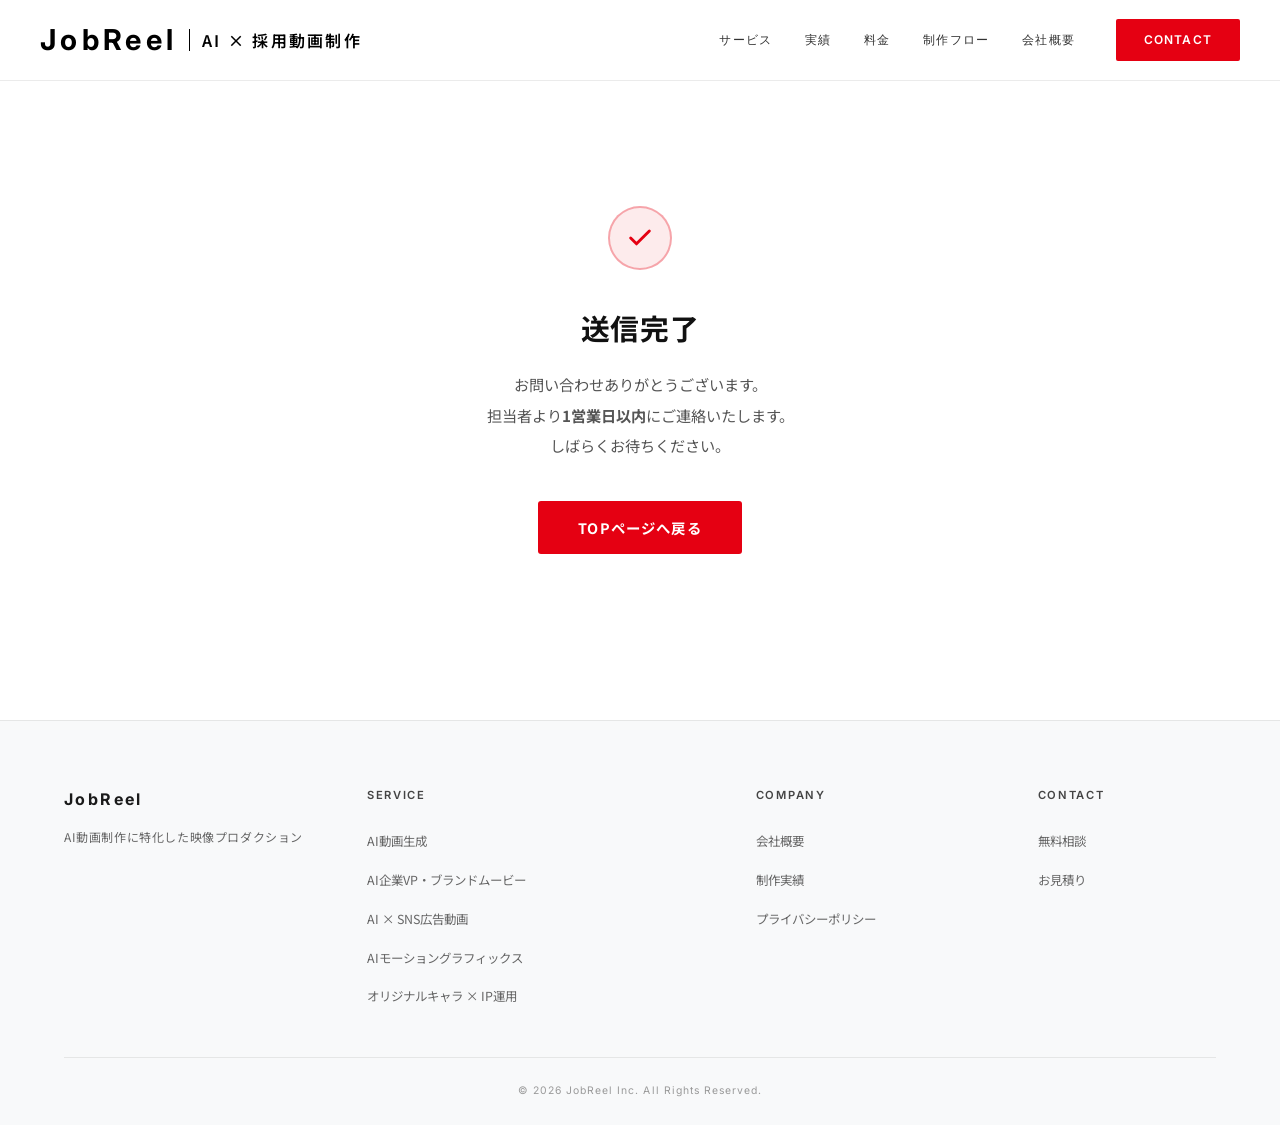
<file: thanks.html>
<!DOCTYPE html>
<html lang="ja">
<head>
  <!-- Google tag (gtag.js) -->
  <script async src="https://www.googletagmanager.com/gtag/js?id=AW-18034481150"></script>
  <script>
    window.dataLayer = window.dataLayer || [];
    function gtag(){dataLayer.push(arguments);}
    gtag('js', new Date());
    gtag('config', 'AW-18034481150');
  </script>
  <meta charset="UTF-8">
  <meta name="viewport" content="width=device-width, initial-scale=1.0">
  <title>送信完了 | 株式会社JobReel</title>
  <meta name="robots" content="noindex, nofollow">
  <link rel="preconnect" href="https://fonts.googleapis.com">
  <link rel="preconnect" href="https://fonts.gstatic.com" crossorigin>
  <link href="https://fonts.googleapis.com/css2?family=Inter:wght@300;400;500;600;700&family=Noto+Sans+JP:wght@300;400;500;700&display=swap" rel="stylesheet">
  <link rel="icon" href="/images/favicon.png" type="image/png">
  <link rel="stylesheet" href="css/style.css">
</head>
<body>

  <!-- ========== HEADER ========== -->
  <header class="header is-scrolled" id="header">
    <div class="header-inner">
      <a href="index.html" class="logo">
        <span class="logo-main">JobReel</span><span class="logo-sub">AI × 採用動画制作</span>
      </a>
      <nav class="nav" id="nav">
        <ul class="nav-list">
          <li><a href="index.html#service">サービス</a></li>
          <li><a href="index.html#works">実績</a></li>
          <li><a href="index.html#pricing">料金</a></li>
          <li><a href="flow.html">制作フロー</a></li>
          <li><a href="about.html">会社概要</a></li>
        </ul>
        <a href="inquiry.html" class="nav-cta">CONTACT</a>
      </nav>
      <button class="hamburger" id="hamburger" aria-label="メニューを開く">
        <span></span><span></span><span></span>
      </button>
    </div>
  </header>

  <!-- ========== THANKS ========== -->
  <section style="min-height: 80vh; display: flex; align-items: center; justify-content: center; background: #fff; padding: 120px 24px 80px;">
    <div style="text-align: center; max-width: 560px;">
      <div style="width: 64px; height: 64px; border-radius: 50%; background: rgba(229,0,18,0.08); border: 2px solid rgba(229,0,18,0.3); display: flex; align-items: center; justify-content: center; margin: 0 auto 32px;">
        <svg viewBox="0 0 24 24" fill="none" stroke="#e50012" stroke-width="2.5" stroke-linecap="round" stroke-linejoin="round" width="28" height="28"><polyline points="20 6 9 17 4 12"/></svg>
      </div>
      <h1 style="font-size: 1.8rem; font-weight: 700; color: #111; margin-bottom: 16px; letter-spacing: 0.02em;">送信完了</h1>
      <p style="font-size: 0.95rem; color: #555; line-height: 2; margin-bottom: 40px;">
        お問い合わせありがとうございます。<br>
        担当者より<strong>1営業日以内</strong>にご連絡いたします。<br>
        しばらくお待ちください。
      </p>
      <a href="index.html" style="display: inline-block; padding: 14px 40px; background: #e50012; color: #fff; font-weight: 700; font-size: 0.9rem; border-radius: 3px; text-decoration: none; letter-spacing: 0.08em; transition: opacity 0.2s;" onmouseover="this.style.opacity='0.85'" onmouseout="this.style.opacity='1'">
        TOPページへ戻る
      </a>
    </div>
  </section>

  <!-- ========== FOOTER ========== -->
  <footer class="footer">
    <div class="container">
      <div class="footer-top">
        <div class="footer-brand">
          <a href="index.html" class="footer-logo">
            <span class="footer-logo-text">JobReel</span>
          </a>
          <p class="footer-desc">AI動画制作に特化した映像プロダクション</p>
        </div>
        <div class="footer-nav">
          <div class="footer-nav-col">
            <h4>SERVICE</h4>
            <ul>
              <li><a href="index.html#service">AI動画生成</a></li>
              <li><a href="index.html#service">AI企業VP・ブランドムービー</a></li>
              <li><a href="index.html#service">AI × SNS広告動画</a></li>
              <li><a href="index.html#service">AIモーショングラフィックス</a></li>
              <li><a href="index.html#service">オリジナルキャラ × IP運用</a></li>
            </ul>
          </div>
          <div class="footer-nav-col">
            <h4>COMPANY</h4>
            <ul>
              <li><a href="about.html">会社概要</a></li>
              <li><a href="index.html#works">制作実績</a></li>
              <li><a href="privacy.html">プライバシーポリシー</a></li>
            </ul>
          </div>
          <div class="footer-nav-col">
            <h4>CONTACT</h4>
            <ul>
              <li><a href="inquiry.html">無料相談</a></li>
              <li><a href="inquiry.html">お見積り</a></li>
            </ul>
          </div>
        </div>
      </div>
      <div class="footer-bottom">
        <p>&copy; 2026 JobReel Inc. All Rights Reserved.</p>
      </div>
    </div>
  </footer>

  <script>
    const header = document.getElementById('header');
    window.addEventListener('scroll', () => {
      header.classList.toggle('scrolled', window.scrollY > 50);
    });
    const hamburger = document.getElementById('hamburger');
    const nav = document.getElementById('nav');
    if (hamburger) {
      hamburger.addEventListener('click', () => {
        hamburger.classList.toggle('open');
        nav.classList.toggle('open');
      });
    }
  </script>
</body>
</html>
</file>
<file: css/style.css>
/* ==========================================
   株式会社タテドウガ - Premium White × Blue
   AI-Powered Video Production Company
   ========================================== */

:root {
  --red: #E50012;
  --red-dark: #C4000F;
  --red-glow: rgba(229, 0, 18, 0.35);
  --black: #0A0A0A;
  --bg: #FFFFFF;
  --bg-card: #F8F9FA;
  --bg-elevated: #FFFFFF;
  --bg-subtle: #FAFAFA;
  --white: #FFFFFF;
  --gray-100: #0A0A0A;
  --gray-200: #1A1A1A;
  --gray-300: #333333;
  --gray-500: #666666;
  --gray-700: #999999;
  --gray-800: #CCCCCC;
  --gray-900: #E8E8E8;
  --border: rgba(0, 0, 0, 0.08);
  --border-hover: rgba(0, 0, 0, 0.15);
  --font-en: "Inter", "Helvetica Neue", Arial, sans-serif;
  --font-ja: "Noto Sans JP", "Hiragino Sans", "Hiragino Kaku Gothic ProN", sans-serif;
  --max-w: 1200px;
  --header-h: 80px;
  --ease: cubic-bezier(0.25, 0.46, 0.45, 0.94);

  /* Hero Button Positioning (中心点からの距離) */
  --hero-btn-offset: 200px;
  --hero-btn-offset-mobile: 150px;

  /* Mobile Button Position */
  --mobile-btn-bottom: 40px;
  --mobile-btn-left: 20px;  /* 左端からの距離 */
}

/* ---- Reset ---- */
*, *::before, *::after { margin: 0; padding: 0; box-sizing: border-box; }
html { scroll-behavior: smooth; font-size: 16px; -webkit-font-smoothing: antialiased; -moz-osx-font-smoothing: grayscale; }
body { font-family: var(--font-ja); color: var(--gray-100); background: var(--bg); line-height: 1.8; overflow-x: hidden; }
a { color: inherit; text-decoration: none; transition: all 0.3s var(--ease); }
ul { list-style: none; }
img { max-width: 100%; height: auto; vertical-align: middle; }
table { border-collapse: collapse; width: 100%; }
button { border: none; background: none; cursor: pointer; font-family: inherit; }
input, textarea, select { font-family: inherit; font-size: inherit; }
.container { max-width: var(--max-w); margin: 0 auto; padding: 0 24px; }
.pc-only { display: inline; }
.sp-only { display: none; }

/* ---- Scroll Animation ---- */
.fade-in {
  opacity: 0;
  transform: translateY(40px);
  transition: opacity 1s var(--ease), transform 1s var(--ease);
}
.fade-in.is-visible {
  opacity: 1;
  transform: translateY(0);
}

/* ---- Hero Entrance Animation ---- */
.hero-anim {
  opacity: 0;
  transform: translateY(30px);
  transition: opacity 0.8s var(--ease), transform 0.8s var(--ease);
}
.hero-anim.is-visible {
  opacity: 1;
  transform: translateY(0);
}

/* ==========================================
   HEADER
   ========================================== */
.header {
  position: fixed;
  top: 0; left: 0; width: 100%;
  z-index: 1000;
  background: rgba(255, 255, 255, 0.95);
  backdrop-filter: blur(20px);
  box-shadow: 0 1px 0 var(--border);
  transition: box-shadow 0.3s;
}
.header.is-scrolled {
  background: rgba(255, 255, 255, 0.95);
  backdrop-filter: blur(20px);
  box-shadow: 0 1px 0 var(--border);
}
.header.scrolled {
  box-shadow: 0 2px 16px rgba(0,0,0,0.08);
}
.header.scrolled .header-inner {
  height: 52px;
}
.header.scrolled .logo-main {
  font-size: 1.2rem;
}
.header.scrolled .logo-sub {
  font-size: 0.72rem;
}
.header-inner {
  max-width: 100%;
  margin: 0; padding: 0 40px 0 40px;
  height: var(--header-h);
  display: flex; align-items: center; justify-content: space-between;
  transition: height 0.3s;
}

/* Logo */
.logo { display: flex; align-items: center; gap: 12px; }
.logo-main {
  font-family: var(--font-en); font-weight: 700; font-size: 1.8rem;
  color: #000000; letter-spacing: 0.15em;
  transition: font-size 0.3s;
}
.logo-sub {
  font-family: var(--font-ja); font-size: 1rem; font-weight: 600;
  color: #000000; letter-spacing: 0.14em;
  border-left: 1px solid #000000;
  padding-left: 12px; line-height: 1.4;
  transition: font-size 0.3s;
}

/* Nav */
.nav { display: flex; align-items: center; gap: 8px; }
.nav-list { display: flex; gap: 0; }
.nav-list a {
  display: block; padding: 8px 16px;
  font-family: var(--font-en); font-size: 0.75rem; font-weight: 500;
  color: var(--gray-300); letter-spacing: 0.12em;
}
.nav-list a:hover { color: var(--white); }
.nav-cta {
  display: inline-flex; align-items: center;
  padding: 10px 28px; margin-left: 16px;
  background: var(--red); color: var(--white) !important;
  font-family: var(--font-en); font-size: 0.75rem; font-weight: 600;
  letter-spacing: 0.1em; border-radius: 2px;
}
.nav-cta:hover { background: var(--red-dark); box-shadow: 0 0 24px var(--red-glow); }

/* Hamburger */
.hamburger { display: none; flex-direction: column; gap: 6px; width: 28px; padding: 4px 0; z-index: 1001; }
.hamburger span { display: block; width: 100%; height: 1.5px; background: #000000; transition: all 0.3s var(--ease); }
.hamburger.is-active span:nth-child(1) { transform: translateY(7.5px) rotate(45deg); }
.hamburger.is-active span:nth-child(2) { opacity: 0; }
.hamburger.is-active span:nth-child(3) { transform: translateY(-7.5px) rotate(-45deg); }

/* ==========================================
   HERO — PROOX参考デザイン完全移植
   ========================================== */

/* 全体 */
.hero {
  position: relative;
  width: 100%;
  margin-top: var(--header-h);
  height: calc(100vh - var(--header-h));
  background: #FFF;
  overflow: hidden;
  display: flex;
  flex-direction: column;
}

/* 斜め青背景 — 右側に配置 */
.hero-bg {
  position: absolute;
  top: 0;
  left: 60%;
  right: 0;
  bottom: 80px;
  background: rgba(229, 0, 18, 0.08);
  z-index: 0;
}
.hero-bg::before {
  content: '';
  position: absolute;
  top: 0;
  left: -100px;
  width: 200px;
  bottom: 0;
  background: rgba(229, 0, 18, 0.08);
  transform: skewX(-12deg);
}

/* 装飾の斜め線 */
.hero-deco {
  position: absolute;
  top: 0; left: 0; right: 0; bottom: 0;
  z-index: 1;
  pointer-events: none;
}
.hero-deco::before {
  content: '';
  position: absolute;
  top: -50px;
  left: 35%;
  width: 2px;
  height: 280px;
  background: #E50012;
  transform: rotate(-55deg);
  opacity: 0.2;
}
.hero-deco::after {
  content: '';
  position: absolute;
  top: 30px;
  left: 38%;
  width: 1.5px;
  height: 200px;
  background: #E50012;
  transform: rotate(-55deg);
  opacity: 0.1;
}

/* コンテンツエリア */
.hero-inner {
  position: relative;
  z-index: 2;
  display: grid;
  grid-template-columns: 1fr 1fr;
  gap: 40px;
  max-width: 1400px;
  margin: 0 auto;
  padding: 0 40px 0 5%;
  align-items: center;
  flex: 1;
}

/* ========== 左：テキスト ========== */
.hero-left {
  text-align: left;
}
.hero-tag {
  display: inline-block;
  background: rgba(229, 0, 18, 0.08);
  color: #E50012;
  border: 1px solid #E50012;
  font-size: 1.6rem;
  font-weight: 700;
  padding: 8px 20px;
  margin-bottom: 24px;
  margin-top: -20px;
  letter-spacing: 0.1em;
  border-radius: 4px;
}
.hero-title {
  margin: 0 0 28px;
}
.hero-title-sub {
  display: block;
  font-size: 3rem;
  font-weight: 900;
  color: #1A1A1A;
  line-height: 1.2;
  letter-spacing: 0.05em;
}
.hero-title-sub-num {
  font-family: var(--font-en);
  font-size: 6rem;
  font-weight: 900;
  color: var(--red);
  line-height: 1;
  vertical-align: -0.1em;
  letter-spacing: -0.02em;
}
@media (max-width: 768px) {
  .hero-title-sub-num { font-size: 3.8rem; }
}
.hero-title-main {
  display: block;
  line-height: 1.1;
  white-space: nowrap;
}
.hero-title-red {
  font-size: 4.8rem;
  font-weight: 900;
  color: #E50012;
}
.hero-title-nara {
  font-size: 1.6rem;
  font-weight: 400;
  color: #777;
  vertical-align: 12px;
  margin: 0 4px;
}
.hero-title-brand {
  font-family: var(--font-en);
  font-size: 5.2rem;
  font-weight: 800;
  color: #1A1A1A;
  letter-spacing: -0.02em;
}
/* 実績バッジ */
.hero-stats {
  margin-top: 20px;
}
.hero-stats-img {
  width: 100%;
  max-width: 600px;
  height: auto;
  display: block;
}
/* 統計リスト（HTML版） */
.hero-stats-list {
  display: flex;
  gap: 0;
  list-style: none;
  flex-wrap: wrap;
}
.hero-stats-item {
  display: flex;
  flex-direction: column;
  align-items: flex-start;
  padding: 12px 28px 12px 0;
  margin-right: 28px;
  border-right: 1px solid rgba(229, 0, 18, 0.2);
}
.hero-stats-item:last-child {
  border-right: none;
  margin-right: 0;
  padding-right: 0;
}
.hero-stats-num {
  font-family: var(--font-en);
  font-size: 1.7rem;
  font-weight: 900;
  color: var(--red);
  line-height: 1.1;
  letter-spacing: 0.02em;
}
.hero-stats-label {
  font-size: 0.72rem;
  font-weight: 600;
  color: var(--gray-500);
  letter-spacing: 0.08em;
  margin-top: 4px;
}
@media (max-width: 768px) {
  .hero-stats-list { gap: 0; }
  .hero-stats-item { padding: 8px 18px 8px 0; margin-right: 18px; }
  .hero-stats-num { font-size: 1.3rem; }
}

/* ========== 右：動画 ========== */
.hero-right {
  display: flex;
  flex-direction: column;
  align-items: center;
}
.hero-media {
  background: #FFF;
  padding: 8px;
  border-radius: 6px;
  box-shadow: 0 4px 12px rgba(0,0,0,0.06), 0 12px 36px rgba(0,0,0,0.1);
  width: 100%;
}
.hero-media video {
  width: 100%;
  display: block;
  aspect-ratio: 16/9;
  object-fit: cover;
  border-radius: 3px;
}
.hero-media-tags {
  font-size: 0.9rem;
  color: #2C3E50;
  font-weight: 600;
  letter-spacing: 0.04em;
  text-align: center;
  white-space: nowrap;
  margin-top: 12px;
  background: #FFF;
  padding: 10px 0;
  border-radius: 4px;
  box-shadow: 0 2px 8px rgba(0,0,0,0.06);
  width: 100%;
}

/* ========== 下部CTAバー ========== */
.hero-bar {
  position: relative;
  z-index: 3;
  background: rgba(229, 0, 18, 0.06);
  display: flex;
  justify-content: center;
  gap: 24px;
  padding: 32px 48px;
  flex-shrink: 0;
}
.hero-bar-btn {
  display: flex;
  flex-direction: column;
  align-items: center;
  text-decoration: none;
  border-radius: 60px;
  padding: 20px 56px;
  min-width: 360px;
  transition: transform .2s, box-shadow .2s;
}
.hero-bar-btn:hover {
  transform: translateY(-2px);
  box-shadow: 0 6px 20px rgba(0,0,0,0.2);
}
.hero-bar-btn--primary { background: #E8700A; border: 2px solid #E8700A; }
.hero-bar-btn--dark { background: #2C3E50; border: 2px solid #FFF; }
.hero-bar-sm {
  font-size: 0.78rem;
  font-weight: 600;
  color: rgba(255,255,255,.85);
  margin-bottom: 2px;
  letter-spacing: .04em;
}
.hero-bar-lg {
  font-size: 1.2rem;
  font-weight: 700;
  color: #FFF;
  display: flex;
  align-items: center;
  gap: 8px;
}
.hero-bar-badge {
  background: #FFF;
  color: #E8700A;
  font-size: .85rem;
  font-weight: 800;
  padding: 2px 10px;
  border-radius: 4px;
}
.hero-bar-arr { font-size: 1.2rem; margin-left: 2px; }

/* ========== モバイル ========== */
@media (max-width: 768px) {
  .hero-bg { left: 0; clip-path: polygon(0 55%, 100% 45%, 100% 100%, 0 100%); }
  .hero-bg::before { display: none; }
  .hero-deco { display: none !important; }
  .hero-inner {
    grid-template-columns: 1fr;
    padding: 32px 20px;
    gap: 24px;
  }
  .hero-title-sub { font-size: 1.8rem; }
  .hero-title-red { font-size: 2.6rem; }
  .hero-title-nara { font-size: 1rem; vertical-align: 6px; }
  .hero-title-brand { font-size: 2.8rem; }
  .hero-media video { aspect-ratio: 16/9; }
  .hero-bar { flex-direction: column; padding: 16px; gap: 10px; }
  .hero-bar-btn { min-width: 0; width: 100%; padding: 12px 24px; }
}
/* (旧ヒーローCSS削除済み) */

/* (旧スクロールインジケーター削除済み) */
}

/* ==========================================
   BUTTONS
   ========================================== */
.btn {
  display: inline-flex; align-items: center; justify-content: center;
  padding: 20px 56px; font-size: 1rem; font-weight: 700;
  letter-spacing: 0.08em; border-radius: 4px;
  transition: all 0.4s var(--ease); cursor: pointer;
  font-family: var(--font-ja);
}
.btn-primary {
  background: var(--red); color: var(--white);
  border: 2px solid var(--red);
}
.btn-primary:hover {
  background: var(--red-dark);
  box-shadow: 0 0 40px var(--red-glow);
  transform: translateY(-2px);
}
.btn-ghost {
  background: transparent; color: var(--white);
  border: 2px solid rgba(255,255,255,0.5);
  font-weight: 800;
}
.btn-ghost:hover {
  border-color: var(--white);
  background: rgba(255,255,255,0.1);
  transform: translateY(-2px);
}
.btn-outline-light {
  background: transparent; color: var(--white);
  border: 2px solid rgba(255,255,255,0.5);
  font-weight: 800;
}
.btn-outline-light:hover {
  color: var(--white);
  border-color: var(--white);
  background: rgba(255,255,255,0.1);
  transform: translateY(-2px);
}
.btn-full {
  width: 100%;
  padding: 28px 56px;
  font-size: 1.3rem;
  font-weight: 800;
  border-radius: 60px;
  letter-spacing: 0.1em;
}

/* ==========================================
   SECTION COMMON
   ========================================== */
.section-header { text-align: center; margin-bottom: 80px; }
.section-en {
  display: block;
  font-family: var(--font-en); font-size: 0.75rem; font-weight: 600;
  color: var(--red); letter-spacing: 0.35em; margin-bottom: 24px;
  text-transform: uppercase;
}
.section-title {
  font-size: 2.8rem; font-weight: 800;
  letter-spacing: 0.05em; margin-bottom: 28px;
  line-height: 1.3;
}
.section-subtitle {
  font-size: 1.1rem; font-weight: 500;
  color: #666666;
  margin: -12px 0 28px;
  letter-spacing: 0.12em;
}
.section-note {
  font-size: 0.9rem;
  color: #888888;
  margin-top: 20px;
  line-height: 1.9;
  max-width: 600px;
  margin-left: auto;
  margin-right: auto;
}
.section-line {
  width: 60px; height: 2px;
  background: var(--red); margin: 0 auto;
}

/* ==========================================
   WORKS
   ========================================== */
.works { padding: 80px 0 60px; }

.works-filter {
  display: flex; justify-content: center; gap: 4px;
  margin-bottom: 48px; flex-wrap: wrap;
}
.filter-btn {
  padding: 8px 20px;
  font-family: var(--font-en); font-size: 0.7rem; font-weight: 500;
  color: var(--gray-500); letter-spacing: 0.08em;
  border: 1px solid transparent; border-radius: 2px;
  transition: all 0.3s var(--ease);
}
.filter-btn:hover { color: var(--gray-100); }
.filter-btn.is-active {
  color: var(--gray-100);
  border-color: var(--red);
  background: rgba(229, 0, 18, 0.08);
}

.works-grid {
  display: grid;
  grid-template-columns: repeat(3, 1fr);
  gap: 40px;
}
/* ショート動画は少し幅を狭く */
.work-card--short {
  /* 横動画と同じサイズに統一 */
}

.work-card {
  background: transparent;
  border: none;
  border-radius: 4px;
  overflow: hidden;
  transition: all 0.4s var(--ease);
}
.work-card.fade-in {
  opacity: 1;
  transform: translateY(0);
  transition: none;
}
.work-card-hidden {
  display: none;
}
.work-card:hover {
  transform: translateY(-4px);
}

/* Video Thumbnail */
.work-video-wrap { position: relative; }
.work-thumbnail {
  position: relative; aspect-ratio: 16 / 9;
  cursor: pointer; overflow: hidden;
}
/* ショート動画用（縦長） */
.work-card--short .work-thumbnail {
  aspect-ratio: 16 / 9;
}
.work-thumb-bg {
  width: 100%; height: 100%;
  transition: transform 0.6s var(--ease);
}
.work-thumb-img {
  width: 100%; height: 100%;
  object-fit: cover;
  transition: transform 0.6s var(--ease);
}
.work-card:hover .work-thumb-bg,
.work-card:hover .work-thumb-img { transform: scale(1.05); }

.work-play-btn {
  display: none;
}

.work-duration {
  position: absolute; bottom: 8px; right: 8px;
  background: rgba(0,0,0,0.8); color: var(--white);
  font-family: var(--font-en); font-size: 0.65rem; font-weight: 500;
  padding: 2px 8px; border-radius: 2px; letter-spacing: 0.05em;
}

/* ショート動画バッジ */
.work-short-badge {
  position: absolute; top: 8px; left: 8px;
  background: var(--red); color: var(--white);
  font-family: var(--font-en); font-size: 0.6rem; font-weight: 700;
  padding: 4px 10px; border-radius: 2px; letter-spacing: 0.08em;
  text-transform: uppercase;
}

/* YouTube Player (replaces thumbnail on click) */
.work-video-player {
  display: none;
  position: relative; aspect-ratio: 16 / 9;
}
.work-video-player.is-playing { display: block; }
.work-video-player.is-playing + .work-thumbnail,
.work-video-player.is-playing ~ .work-thumbnail { display: none; }
.work-video-player iframe {
  position: absolute; top: 0; left: 0;
  width: 100%; height: 100%; border: 0;
}

/* Video Error Fallback */
.video-error {
  position: absolute; top: 0; left: 0;
  width: 100%; height: 100%;
  display: flex; flex-direction: column;
  align-items: center; justify-content: center;
  background: linear-gradient(135deg, #1a0000 0%, #0a0a0a 50%, #1a0000 100%);
  gap: 16px; text-align: center; padding: 20px;
}
.video-error-icon { opacity: 0.5; }
.video-error-text {
  color: var(--gray-300); font-size: 0.9rem;
  margin: 0;
}
.video-error-link {
  display: inline-flex; align-items: center; gap: 8px;
  padding: 10px 24px; border-radius: 6px;
  background: var(--red); color: #fff;
  font-size: 0.9rem; font-weight: 600;
  text-decoration: none;
  transition: background 0.3s var(--ease), transform 0.2s;
}
.video-error-link:hover {
  background: var(--red-dark);
  transform: translateY(-1px);
}

.work-info { padding: 14px 16px; }
.work-tags {
  display: flex;
  flex-wrap: wrap;
  gap: 5px;
  margin-bottom: 10px;
}
.work-category-tag {
  display: inline-block;
  font-size: 0.62rem; font-weight: 700;
  color: var(--red); letter-spacing: 0.06em;
  border: 1px solid rgba(229, 0, 18, 0.4);
  background: rgba(229, 0, 18, 0.08);
  padding: 3px 9px; border-radius: 3px;
}
.work-title {
  font-size: 1.05rem; font-weight: 700;
  margin-bottom: 8px; letter-spacing: 0.01em;
  line-height: 1.6;
  color: var(--gray-100);
}
.work-client {
  font-size: 0.85rem; color: var(--gray-300);
}
.work-desc {
  font-size: 0.82rem;
  color: var(--gray-300);
  line-height: 1.7;
  margin-top: 6px;
  display: -webkit-box;
  -webkit-line-clamp: 2;
  -webkit-box-orient: vertical;
  overflow: hidden;
}

.works-back { margin-bottom: 24px; }
.works-back-link {
  display: inline-flex;
  align-items: center;
  gap: 8px;
  font-size: 0.85rem;
  font-weight: 500;
  color: var(--gray-500);
  transition: color 0.3s var(--ease);
}
.works-back-link:hover { color: var(--red); }
.works-back-link svg { transition: transform 0.3s var(--ease); }
.works-back-link:hover svg { transform: translateX(-3px); }

.works-more { text-align: center; margin-top: 56px; }
.works-more .btn-outline-light {
  color: #1A1A1A;
  background: #FFF;
  border: 2px solid #1A1A1A;
  padding: 18px 56px;
  font-size: 1.1rem;
  font-weight: 700;
  border-radius: 60px;
  letter-spacing: 0.08em;
}
.works-more .btn-outline-light:hover {
  background: #1A1A1A;
  color: #FFF;
  box-shadow: 0 4px 16px rgba(0,0,0,0.15);
}

/* ==========================================
   SERVICE
   ========================================== */
.service {
  padding: 40px 0;
  background: #FFFFFF;
  border-top: 1px solid rgba(0, 0, 0, 0.08);
  border-bottom: none;
}

/* Service Intro */
.service-intro {
  max-width: 800px;
  margin: 0 auto 80px;
  text-align: center;
}

/* Service Ideal Statement */
.service-intro-ideal {
  font-family: var(--font-ja);
  font-size: 3rem;
  font-weight: 700;
  background: linear-gradient(135deg, var(--red) 0%, #C7000F 100%);
  color: #FFFFFF;
  line-height: 1.7;
  margin-bottom: 48px;
  letter-spacing: 0.08em;
  padding: 56px 80px;
  border: none;
  box-shadow: 0 12px 48px rgba(229, 0, 18, 0.25);
  position: relative;
  text-align: center;
  width: 100vw;
  max-width: none;
  margin-left: 50%;
  transform: translateX(-50%);
}
.service-intro-ideal::after {
  content: '';
  position: absolute;
  bottom: -20px;
  left: 50%;
  transform: translateX(-50%);
  width: 0;
  height: 0;
  border-left: 20px solid transparent;
  border-right: 20px solid transparent;
  border-top: 20px solid #C7000F;
  z-index: 1;
}
.service-intro-problem {
  font-family: var(--font-ja);
  font-size: 3rem;
  font-weight: 800;
  color: #FFFFFF;
  line-height: 1.6;
  margin-bottom: 32px;
  margin-left: calc(-1 * var(--container-padding, 24px));
  margin-right: calc(-1 * var(--container-padding, 24px));
  letter-spacing: 0.02em;
  padding: 48px 64px;
  background: var(--gray-100);
  border: none;
  border-radius: 0;
  box-shadow: 0 8px 32px rgba(0, 0, 0, 0.15);
  position: relative;
  text-align: center;
  width: 100vw;
  max-width: none;
  margin-left: 50%;
  transform: translateX(-50%);
}
.service-intro-solution {
  width: 100vw;
  max-width: none;
  margin-left: 50%;
  transform: translateX(-50%);
  padding: 0;
}
.solution-approach {
  font-family: var(--font-ja);
  color: var(--gray-100);
  padding: 64px 80px;
  text-align: left;
  max-width: none;
  margin: 0 auto;
}
.solution-intro {
  font-size: 3rem;
  font-weight: 800;
  margin: 0 0 56px 0;
  padding: 0 0 32px 0;
  text-align: center;
  border-bottom: 4px solid var(--gray-100);
  letter-spacing: 0.1em;
  position: relative;
}
.solution-intro::after {
  content: '';
  position: absolute;
  bottom: -4px;
  left: 50%;
  transform: translateX(-50%);
  width: 120px;
  height: 4px;
  background: var(--red);
}
.solution-list {
  list-style: none;
  margin: 0 0 48px 0;
  padding: 0;
  display: grid;
  gap: 32px;
}
.solution-list li {
  font-size: 2rem;
  font-weight: 700;
  line-height: 1.6;
  margin: 0;
  padding: 48px 56px;
  position: relative;
  background: linear-gradient(135deg, #FFFFFF 0%, #FAFAFA 100%);
  border-left: 6px solid var(--red);
  border-radius: 8px;
  box-shadow: 0 4px 24px rgba(0, 0, 0, 0.06);
  transition: all 0.3s var(--ease);
}
.solution-list li:hover {
  transform: translateY(-4px);
  box-shadow: 0 8px 32px rgba(0, 0, 0, 0.12);
  border-left-color: #C7000F;
}
.solution-conclusion {
  margin: 160px 0 0 0;
  padding: 56px 64px;
  text-align: center;
  background: linear-gradient(135deg, #FAFAFA 0%, #FFFFFF 100%);
  border-radius: 8px;
  box-shadow: 0 8px 40px rgba(0, 0, 0, 0.08);
  position: relative;
}
.solution-conclusion::before {
  content: '';
  position: absolute;
  top: -140px;
  left: 50%;
  transform: translateX(-50%);
  width: 3px;
  height: 80px;
  background: linear-gradient(180deg, var(--red) 0%, #C7000F 100%);
  box-shadow: 0 4px 12px rgba(229, 0, 18, 0.3);
}
.solution-conclusion::after {
  content: '';
  position: absolute;
  top: -64px;
  left: 50%;
  transform: translateX(-50%) rotate(45deg);
  width: 20px;
  height: 20px;
  border-right: 3px solid #C7000F;
  border-bottom: 3px solid #C7000F;
  box-shadow: 2px 2px 8px rgba(229, 0, 18, 0.25);
}
.conclusion-main {
  font-family: var(--font-ja);
  font-size: 2.2rem;
  font-weight: 700;
  line-height: 1.9;
  margin: 0 0 32px 0;
  color: var(--gray-100);
  letter-spacing: 0.05em;
  position: relative;
  padding-bottom: 32px;
}
.conclusion-main::after {
  content: '';
  position: absolute;
  bottom: 0;
  left: 50%;
  transform: translateX(-50%);
  width: 80px;
  height: 2px;
  background: rgba(0, 0, 0, 0.15);
}
.conclusion-tagline {
  font-family: var(--font-ja);
  font-size: 2.6rem;
  font-weight: 800;
  line-height: 1.8;
  margin: 0;
  padding: 32px 48px;
  background: linear-gradient(135deg, var(--red) 0%, #C7000F 100%);
  color: #FFFFFF;
  letter-spacing: 0.08em;
  border-radius: 4px;
  box-shadow: 0 8px 32px rgba(229, 0, 18, 0.25);
}
.emphasis-word {
  border-bottom: 4px solid #FFFFFF;
  padding-bottom: 2px;
}


.service-grid {
  display: grid;
  grid-template-columns: repeat(3, 1fr);
  gap: 32px;
}
.service {
  color: #1A1A1A;
}

.service .section-title,
.service h3 {
  color: #1A1A1A;
}

.service-card {
  position: relative;
  background: #F8F9FA;
  border: 1px solid rgba(0, 0, 0, 0.1);
  border-radius: 6px;
  padding: 56px 40px 48px;
  transition: all 0.4s var(--ease);
  overflow: hidden;
}
.service-card::before {
  content: '';
  position: absolute; top: 0; left: 0;
  width: 100%; height: 3px;
  background: var(--red);
  transform: scaleX(0);
  transform-origin: left;
  transition: transform 0.5s var(--ease);
}
.service-card:hover::before { transform: scaleX(1); }
.service-card:hover {
  border-color: rgba(229, 0, 18, 0.3);
  background: #FFFFFF;
  transform: translateY(-4px);
  box-shadow: 0 12px 40px rgba(0, 0, 0, 0.08);
}

.service-card-num {
  font-family: var(--font-en); font-size: 0.75rem; font-weight: 700;
  color: rgba(229, 0, 18, 0.5); letter-spacing: 0.15em;
  margin-bottom: 24px;
}
.service-icon-wrap {
  width: 48px; height: 48px;
  color: var(--red); margin-bottom: 28px;
  opacity: 0.9;
}
.service-icon-wrap svg { width: 100%; height: 100%; }
.service-card h3 {
  font-size: 1.2rem; font-weight: 800;
  margin-bottom: 18px; letter-spacing: 0.02em;
  line-height: 1.5;
  color: #1A1A1A;
}
.service-card p {
  font-size: 0.92rem; color: #666666;
  line-height: 2;
}

/* Service Lead text */
.service-lead {
  text-align: center;
  font-size: 0.95rem;
  color: #555555;
  line-height: 2;
  margin-top: 8px;
  margin-bottom: 72px;
}

/* Point Layout */
.service-points {
  margin-top: 0;
}
.service-point {
  display: flex;
  align-items: center;
  gap: 80px;
  margin-bottom: 96px;
}
.service-point:last-child { margin-bottom: 0; }
.service-point--reverse { flex-direction: row-reverse; }

.service-point-text {
  flex: 1;
  display: flex;
  align-items: flex-start;
}
.point-badge {
  flex-shrink: 0;
  width: 110px;
  padding-top: 6px;
  font-family: var(--font-en);
  font-size: 5.5rem;
  font-weight: 900;
  font-style: italic;
  color: var(--red);
  line-height: 1;
  letter-spacing: -0.04em;
  opacity: 0.85;
}
.service-point-content {
  flex: 1;
  border-left: 2px solid rgba(229, 0, 18, 0.22);
  padding-left: 36px;
}
.service-point-text h3 {
  font-size: 1.55rem;
  font-weight: 800;
  line-height: 1.55;
  color: var(--red);
  margin-bottom: 18px;
  letter-spacing: 0.01em;
}
.service-point-text p {
  font-size: 0.9rem;
  color: #666666;
  line-height: 2.1;
}
.point-detail-btn {
  display: inline-block;
  margin-top: 24px;
  padding: 12px 28px;
  border: 1.5px solid #1A1A1A;
  border-radius: 4px;
  font-size: 0.85rem;
  font-weight: 600;
  color: #1A1A1A;
  letter-spacing: 0.05em;
  transition: all 0.3s ease;
}
.point-detail-btn:hover {
  background: #1A1A1A;
  color: #FFFFFF;
}

.service-point-visual {
  flex: 1;
  max-width: 460px;
}
.service-point-visual svg {
  width: 100%;
  height: auto;
  display: block;
}
.service-point-visual--video {
  border-radius: 16px;
  overflow: hidden;
  background: #000;
}
.service-point-visual--video video {
  width: 100%;
  height: 100%;
  object-fit: cover;
  display: block;
}

/* ==========================================
   REASON
   ========================================== */
.reason {
  padding: 160px 0;
  background: #F8F9FA;
  color: #1A1A1A;
}

.reason .section-title,
.reason h3 {
  color: #1A1A1A;
}

.reason-grid {
  display: grid;
  grid-template-columns: repeat(3, 1fr);
  gap: 32px;
}
.reason-card {
  position: relative;
  background: #FFFFFF;
  border: 1px solid rgba(0, 0, 0, 0.1);
  border-radius: 6px;
  padding: 56px 40px 48px;
  transition: all 0.4s var(--ease);
  overflow: hidden;
}
.reason-card-accent {
  position: absolute; top: 0; left: 0;
  width: 4px; height: 0;
  background: var(--red);
  transition: height 0.6s var(--ease);
}
.reason-card:hover .reason-card-accent { height: 100%; }
.reason-card:hover {
  border-color: rgba(229, 0, 18, 0.3);
  transform: translateY(-4px);
  box-shadow: 0 12px 40px rgba(0, 0, 0, 0.08);
}

.reason-num {
  font-family: var(--font-en); font-size: 3.5rem; font-weight: 800;
  color: var(--red); line-height: 1; margin-bottom: 24px;
  text-shadow: 0 0 30px var(--red-glow);
}
.reason-card h3 {
  font-size: 1.35rem; font-weight: 800;
  margin-bottom: 20px; line-height: 1.5;
  color: #1A1A1A;
}
.reason-card p {
  font-size: 0.95rem; color: #666666;
  line-height: 2;
}

/* Feature section (選ばれる理由 新レイアウト) */
.feature-header {
  position: relative;
  text-align: center;
  margin-bottom: 72px;
  overflow: hidden;
}
.feature-header-watermark {
  position: absolute;
  top: 50%;
  left: 50%;
  transform: translate(-50%, -50%);
  font-family: var(--font-en);
  font-size: 8rem;
  font-weight: 800;
  color: rgba(0,0,0,0.04);
  letter-spacing: 0.1em;
  white-space: nowrap;
  pointer-events: none;
  line-height: 1;
}
.feature-header-lead {
  font-size: 0.95rem;
  color: #666666;
  line-height: 2;
  margin-top: 20px;
}

.feature-process {
  display: flex;
  align-items: center;
  gap: 8px;
  margin-top: 32px;
}
.feature-process-step {
  flex: 1;
  display: flex;
  flex-direction: column;
  gap: 10px;
}
.feature-process-media {
  position: relative;
  aspect-ratio: 4 / 3;
  border-radius: 8px;
  overflow: hidden;
  background: #F2F2F2;
  border: 1.5px dashed #CCCCCC;
  display: flex;
  align-items: center;
  justify-content: center;
}
.feature-process-media img,
.feature-process-media video {
  width: 100%;
  height: 100%;
  object-fit: cover;
  display: block;
}
.feature-process-media img[src=""] {
  display: none;
}
.feature-process-placeholder {
  position: absolute;
  font-size: 0.65rem;
  color: #AAAAAA;
  font-family: var(--font-en);
  letter-spacing: 0.05em;
  text-align: center;
  line-height: 1.4;
}
.feature-process-media img[src=""] ~ .feature-process-placeholder {
  display: block;
}
.feature-process-label {
  display: flex;
  align-items: center;
  gap: 6px;
}
.feature-process-num {
  font-family: var(--font-en);
  font-size: 0.7rem;
  font-weight: 700;
  color: #E50012;
  letter-spacing: 0.05em;
}
.feature-process-name {
  font-size: 0.82rem;
  font-weight: 700;
  color: #333333;
}
.feature-process-arrow {
  flex-shrink: 0;
  padding-bottom: 28px;
}

.feature-sample-label {
  margin-top: 28px;
  margin-bottom: 12px;
  font-size: 0.82rem;
  font-weight: 600;
  color: #000000;
  letter-spacing: 0.08em;
  text-transform: none;
}

.feature-sample-images {
  display: grid;
  grid-template-columns: repeat(3, 1fr);
  gap: 12px;
  margin-top: 28px;
}
.feature-sample-frame {
  position: relative;
  aspect-ratio: 4 / 3;
  border-radius: 8px;
  overflow: hidden;
  background: #F2F2F2;
  border: 1.5px dashed #CCCCCC;
  display: flex;
  align-items: center;
  justify-content: center;
}
.feature-sample-frame img {
  width: 100%;
  height: 100%;
  object-fit: cover;
  display: block;
}
.feature-sample-frame img[src=""] {
  display: none;
}
.feature-sample-placeholder {
  position: absolute;
  font-size: 0.75rem;
  color: #AAAAAA;
  font-family: var(--font-en);
  letter-spacing: 0.05em;
}
.feature-sample-frame img[src=""] ~ .feature-sample-placeholder {
  display: block;
}

.section-divider {
  border: none;
  border-top: 1px solid #E8E8E8;
  margin: 80px 0 0;
}

.feature-list {
  display: flex;
  flex-direction: column;
  gap: 88px;
}
.feature-item {
  display: flex;
  align-items: center;
  gap: 72px;
}
.feature-item--reverse { flex-direction: row-reverse; }
.feature-item-text {
  flex: 1;
  display: flex;
  align-items: flex-start;
}
.feature-item-label {
  flex-shrink: 0;
  width: 110px;
  padding-top: 6px;
}
.feature-tag { display: none; }
.feature-num {
  font-family: var(--font-en);
  font-size: 5.5rem;
  font-weight: 900;
  font-style: italic;
  color: var(--red);
  line-height: 1;
  letter-spacing: -0.04em;
  opacity: 0.85;
}
.feature-item-content {
  flex: 1;
  border-left: 2px solid rgba(229, 0, 18, 0.22);
  padding-left: 36px;
}
.feature-item-text h3 {
  font-size: 1.5rem;
  font-weight: 800;
  line-height: 1.55;
  color: #1A1A1A;
  margin-bottom: 18px;
}
.feature-item-text p {
  font-size: 0.9rem;
  color: #000000;
  line-height: 2.1;
}
.feature-item-visual {
  flex: 1;
  max-width: 440px;
}
.feature-item-visual svg {
  width: 100%;
  height: auto;
  display: block;
}

/* ==========================================
   GENRE GRID
   ========================================== */
.genre-section {
  margin-top: 80px;
  padding-top: 60px;
  border-top: 1px solid rgba(0,0,0,0.08);
}
.genre-heading {
  display: flex;
  align-items: center;
  gap: 16px;
  margin-bottom: 40px;
  justify-content: center;
}
.genre-heading-line {
  flex: 1;
  max-width: 80px;
  height: 1px;
  background: rgba(0,0,0,0.15);
}
.genre-heading-text {
  font-size: 0.75rem;
  font-weight: 600;
  letter-spacing: 0.15em;
  color: #888;
  white-space: nowrap;
  text-transform: uppercase;
}
.genre-grid {
  display: grid;
  grid-template-columns: repeat(4, 1fr);
  gap: 2px;
  background: rgba(0,0,0,0.06);
  border: 1px solid rgba(0,0,0,0.06);
  border-radius: 12px;
  overflow: hidden;
}
.genre-card {
  background: #fff;
  padding: 28px 20px 24px;
  display: flex;
  flex-direction: column;
  align-items: center;
  text-align: center;
  transition: background 0.2s;
}
.genre-card:hover {
  background: #fafafa;
}
.genre-icon {
  width: 48px;
  height: 48px;
  margin-bottom: 14px;
  color: #1a1a1a;
  display: flex;
  align-items: center;
  justify-content: center;
}
.genre-icon svg {
  width: 100%;
  height: 100%;
}
.genre-title {
  font-size: 0.85rem;
  font-weight: 700;
  color: #1a1a1a;
  margin-bottom: 8px;
  line-height: 1.4;
}
.genre-desc {
  font-size: 0.72rem;
  color: #888;
  line-height: 1.6;
  margin: 0;
}

/* SERVICE CTA */
.service-cta {
  margin-top: 72px;
  text-align: center;
  padding: 64px 24px;
  background: var(--black);
  border-radius: 4px;
}
.service-cta-en {
  display: block;
  font-size: 0.72rem;
  font-weight: 700;
  letter-spacing: 0.2em;
  color: var(--red);
  margin-bottom: 16px;
  text-transform: uppercase;
}
.service-cta-text {
  font-size: 2rem;
  font-weight: 700;
  color: #fff;
  line-height: 1.4;
  margin: 0 0 32px;
  letter-spacing: 0.02em;
}
.service-cta-btn {
  display: inline-block;
  padding: 16px 48px;
  background: var(--red);
  color: #fff;
  font-weight: 700;
  font-size: 0.95rem;
  border-radius: 2px;
  text-decoration: none;
  letter-spacing: 0.05em;
  transition: background 0.2s;
}
.service-cta-btn:hover {
  background: var(--red-dark);
}
@media (max-width: 768px) {
  .service-cta { padding: 48px 20px; margin-top: 48px; }
  .service-cta-text { font-size: 1.5rem; }
  .service-cta-btn { padding: 14px 32px; font-size: 0.88rem; }
}

/* ==========================================
   PRICING
   ========================================== */
.pricing {
  padding: 100px 0;
  background: #FFFFFF;
}
.pricing-lead {
  max-width: 680px;
  margin: 20px auto 0;
  font-size: 0.88rem;
  color: var(--gray-500);
  line-height: 2;
  text-align: center;
}
.pricing-grid {
  display: grid;
  grid-template-columns: repeat(3, 1fr);
  gap: 24px;
  margin: 48px 0 20px;
}
.pricing-card2 {
  display: flex;
  flex-direction: column;
  align-items: center;
  text-align: center;
  padding: 36px 28px 32px;
  background: #fff;
  border: 1px solid rgba(0,0,0,0.1);
  border-radius: 6px;
  box-shadow: 0 2px 12px rgba(0,0,0,0.05);
  transition: transform 0.25s var(--ease), box-shadow 0.25s var(--ease);
}
.pricing-card2:hover {
  transform: translateY(-4px);
  box-shadow: 0 8px 32px rgba(0,0,0,0.1);
}
.pricing-card2-label {
  font-family: var(--font-en);
  font-size: 0.7rem;
  font-weight: 700;
  letter-spacing: 0.2em;
  color: var(--gray-500);
  border: 1px solid rgba(0,0,0,0.15);
  padding: 4px 16px;
  border-radius: 2px;
  margin-bottom: 20px;
}
.pricing-card2-desc {
  font-size: 0.85rem;
  color: var(--gray-500);
  line-height: 1.85;
  margin-bottom: 24px;
  min-height: 56px;
}
.pricing-card2-price {
  font-size: 2rem;
  font-weight: 700;
  color: #0A0A0A;
  letter-spacing: -0.02em;
  margin-bottom: 12px;
  line-height: 1.1;
}
.pricing-card2-usecase {
  font-size: 0.78rem;
  color: var(--gray-500);
  line-height: 1.8;
  margin-bottom: 28px;
  flex: 1;
}
.pricing-card2-list {
  list-style: none;
  padding: 0;
  margin: 0 0 28px;
  flex: 1;
  width: 100%;
  text-align: left;
  border-top: 1px solid #F0F0F0;
  padding-top: 16px;
  display: flex;
  flex-direction: column;
  gap: 10px;
}
.pricing-card2-list li {
  font-size: 0.84rem;
  color: #333;
  padding-left: 20px;
  position: relative;
  line-height: 1.5;
}
.pricing-card2-list li::before {
  content: '✓';
  position: absolute;
  left: 0;
  color: var(--red);
  font-weight: 700;
}
.pricing-card2-list-heading {
  font-size: 0.72rem;
  font-weight: 700;
  color: #999999;
  letter-spacing: 0.08em;
  text-transform: uppercase;
  margin: 16px 0 8px;
  width: 100%;
  text-align: left;
  border-bottom: 1px solid #F0F0F0;
  padding-bottom: 6px;
}
.pricing-card2-ref {
  font-size: 0.75rem;
  color: #AAAAAA;
  text-align: left;
  width: 100%;
  margin: 8px 0 16px;
}
.pricing-card2-btn {
  display: block;
  width: 100%;
  padding: 12px 8px;
  background: #0A0A0A;
  color: #fff;
  font-size: 0.8rem;
  font-weight: 600;
  text-align: center;
  text-decoration: none;
  border-radius: 4px;
  transition: background 0.2s;
  letter-spacing: 0.04em;
}
.pricing-card2-btn:hover {
  background: var(--red);
}
.pricing-card2-usecase-label {
  font-size: 0.68rem;
  font-weight: 700;
  color: #999;
  letter-spacing: 0.1em;
  text-transform: uppercase;
  margin-bottom: 6px;
}
.pricing-card2--premium-single {
  border: 2px solid #0A0A0A;
  position: relative;
}
.pricing-card2--premium-single::before {
  content: 'TOP QUALITY';
  position: absolute;
  top: -12px;
  left: 50%;
  transform: translateX(-50%);
  background: #0A0A0A;
  color: #fff;
  font-size: 0.62rem;
  font-weight: 700;
  letter-spacing: 0.15em;
  padding: 3px 14px;
  border-radius: 20px;
  white-space: nowrap;
}
.pricing-card2-btn--premium {
  background: var(--red);
}
.pricing-card2-btn--premium:hover {
  background: var(--red-dark);
}
.pricing-footnote {
  font-size: 0.78rem;
  color: var(--gray-500);
  text-align: center;
  margin-bottom: 40px;
}
.pricing-note-wrap {
  text-align: center;
  margin-top: 48px;
}
.pricing-detail-btn {
  min-width: 400px;
  padding: 22px 60px;
  font-size: 1.05rem;
  border-radius: 60px;
  background: #E50012;
  color: #FFF;
  border: none;
  font-weight: 700;
  letter-spacing: 0.06em;
  box-shadow: 0 4px 16px rgba(229,0,18,0.2);
  transition: all 0.3s;
}
.pricing-detail-btn:hover {
  background: #CC0010;
  transform: translateY(-2px);
  box-shadow: 0 6px 24px rgba(229,0,18,0.3);
}

/* 単発 / サブスク ラベル */
.pricing-type-label {
  display: flex;
  flex-direction: column;
  align-items: center;
  gap: 10px;
  margin-bottom: 36px;
  text-align: center;
}
.pricing-type-tag {
  display: inline-block;
  padding: 8px 28px;
  border-radius: 50px;
  background: #1A1A1A;
  color: #FFFFFF;
  font-family: var(--font-en);
  font-size: 1rem;
  font-weight: 700;
  letter-spacing: 0.12em;
  white-space: nowrap;
  flex-shrink: 0;
}
.pricing-type-tag--sub {
  background: var(--red);
}
.pricing-type-label p {
  font-size: 1rem;
  color: var(--gray-500);
  margin: 0;
}

/* サブスクグリッド */
.pricing-sub-grid {
  display: grid;
  grid-template-columns: repeat(3, 1fr);
  gap: 24px;
}
.pricing-sub-card {
  position: relative;
  background: #FFFFFF;
  border: 1.5px solid #E8E8E8;
  border-radius: 16px;
  padding: 36px 28px 32px;
  display: flex;
  flex-direction: column;
  transition: box-shadow 0.3s;
}
.pricing-sub-card:hover {
  box-shadow: 0 8px 32px rgba(0,0,0,0.08);
}
.pricing-sub-card--popular {
  border-color: var(--red);
  box-shadow: 0 4px 24px rgba(0,153,187,0.1);
}
.pricing-sub-popular-badge {
  position: absolute;
  top: -14px;
  left: 50%;
  transform: translateX(-50%);
  background: var(--red);
  color: #FFFFFF;
  font-size: 0.72rem;
  font-weight: 700;
  padding: 4px 20px;
  border-radius: 50px;
  letter-spacing: 0.08em;
}
.pricing-sub-label {
  font-family: var(--font-en);
  font-size: 1rem;
  font-weight: 800;
  letter-spacing: 0.12em;
  color: #1A1A1A;
  margin-bottom: 8px;
}
.pricing-sub-card--popular .pricing-sub-label {
  color: var(--red);
}
.pricing-sub-desc {
  font-size: 0.82rem;
  color: var(--gray-500);
  line-height: 1.7;
  margin-bottom: 20px;
}
.pricing-sub-price {
  display: flex;
  align-items: baseline;
  gap: 4px;
  margin-bottom: 24px;
  padding-bottom: 20px;
  border-bottom: 1px solid #F0F0F0;
}
.pricing-sub-amount {
  font-family: var(--font-en);
  font-size: 1.3rem;
  font-weight: 800;
  color: #1A1A1A;
}
.pricing-sub-card--popular .pricing-sub-amount {
  color: var(--red);
}
.pricing-sub-unit {
  font-size: 0.78rem;
  color: var(--gray-500);
}
.pricing-sub-features {
  list-style: none;
  padding: 0;
  margin: 0 0 28px;
  display: flex;
  flex-direction: column;
  gap: 10px;
  flex: 1;
}
.pricing-sub-features li {
  font-size: 0.84rem;
  color: #333;
  padding-left: 20px;
  position: relative;
}
.pricing-sub-features li::before {
  content: '✓';
  position: absolute;
  left: 0;
  color: var(--red);
  font-weight: 700;
}
.pricing-sub-btn {
  display: block;
  text-align: center;
  padding: 12px 0;
  border-radius: 8px;
  font-size: 0.84rem;
  font-weight: 700;
  border: 1.5px solid #DDDDDD;
  color: #333;
  text-decoration: none;
  transition: all 0.2s;
}
.pricing-sub-btn:hover {
  border-color: var(--red);
  color: var(--red);
}
.pricing-sub-btn--primary {
  background: var(--red);
  border-color: var(--red);
  color: #FFFFFF;
}
.pricing-sub-btn--primary:hover {
  background: #c0000f;
  color: #FFFFFF;
}

@media (max-width: 900px) {
  .pricing-sub-grid { grid-template-columns: 1fr; }
}

@media (max-width: 900px) {
  .pricing-grid {
    grid-template-columns: 1fr;
  }
}
@media (max-width: 768px) {
  .pricing { padding: 64px 0; }
  .pricing-grid {
    grid-template-columns: 1fr;
  }
  .pricing-card2-price { font-size: 1.6rem; }
  .pricing-detail-btn { min-width: unset; width: 100%; }
}

/* ==========================================
   FLOW
   ========================================== */
.flow {
  padding: 100px 0;
  background: rgba(229, 0, 18, 0.04);
}
.flow-header {
  text-align: center;
  margin-bottom: 56px;
}
.flow-title {
  font-size: 2.8rem;
  font-weight: 800;
  color: var(--gray-100);
  letter-spacing: 0.05em;
  margin-bottom: 28px;
}
.flow-title-line {
  width: 40px;
  height: 2px;
  background: var(--gray-300);
  margin: 0 auto 12px;
}
.flow-title-en {
  font-family: var(--font-en);
  font-size: 0.85rem;
  font-weight: 400;
  color: var(--gray-500);
  letter-spacing: 0.1em;
}

.flow-cards {
  display: grid;
  grid-template-columns: repeat(5, 1fr);
  gap: 16px;
  margin-bottom: 56px;
}
.flow-card {
  background: var(--white);
  border: 1px solid rgba(0, 0, 0, 0.1);
  padding: 32px 20px;
  text-align: center;
  transition: transform 0.3s var(--ease), box-shadow 0.3s var(--ease);
}
.flow-card:hover {
  transform: translateY(-3px);
  box-shadow: 0 8px 24px rgba(0, 0, 0, 0.08);
}
.flow-card-images {
  display: grid;
  grid-template-columns: 1fr 1fr;
  gap: 6px;
  margin-bottom: 24px;
}
.flow-card-img {
  aspect-ratio: 16 / 9;
  overflow: hidden;
  background: #EEEEEE;
  display: flex;
  align-items: center;
  justify-content: center;
}
.flow-card-img img {
  width: 100%;
  height: 100%;
  object-fit: cover;
  display: block;
}
.flow-card-img-placeholder {
  display: flex;
  flex-direction: column;
  align-items: center;
  justify-content: center;
  gap: 6px;
  color: #BBBBBB;
  font-size: 0.7rem;
  font-family: var(--font-en);
  letter-spacing: 0.06em;
}
.flow-card-img-placeholder svg {
  opacity: 0.35;
}

.flow-card-title {
  font-size: 1.2rem;
  font-weight: 700;
  color: var(--gray-100);
  margin-bottom: 6px;
  white-space: nowrap;
}
.flow-card-en {
  display: block;
  font-family: var(--font-en);
  font-size: 0.75rem;
  font-weight: 400;
  color: var(--gray-500);
  letter-spacing: 0.08em;
  margin-bottom: 20px;
}
.flow-card-text {
  font-size: 0.8rem;
  color: var(--gray-500);
  line-height: 1.9;
}

.flow-cta {
  text-align: center;
}
.btn-flow-detail {
  display: inline-block;
  padding: 18px 56px;
  background: var(--gray-100);
  color: var(--white);
  font-size: 0.9rem;
  font-weight: 500;
  letter-spacing: 0.04em;
  border: none;
  transition: opacity 0.3s var(--ease);
}
.btn-flow-detail::before {
  content: '\00BB\0020';
}
.btn-flow-detail:hover {
  opacity: 0.8;
}

@media (max-width: 1024px) {
  .flow-cards { grid-template-columns: repeat(3, 1fr); }
}
@media (max-width: 768px) {
  .flow { padding: 64px 0; }
  .flow-title { font-size: 1.4rem; letter-spacing: 0.04em; }
  .flow-cards { grid-template-columns: repeat(2, 1fr); gap: 12px; }
  .flow-card { padding: 24px 16px; }
  .btn-flow-detail { padding: 16px 32px; font-size: 0.85rem; }
}

/* ==========================================
   NEWS
   ========================================== */
.news { padding: 120px 0; }

.news-list { max-width: 800px; margin: 0 auto; }
.news-item {
  display: flex; align-items: center; gap: 20px;
  padding: 24px 0;
  border-bottom: 1px solid var(--border);
  transition: all 0.3s var(--ease);
}
.news-item:hover { padding-left: 8px; }
.news-item:hover .news-arrow { opacity: 1; transform: translateX(4px); }

.news-item time {
  flex-shrink: 0;
  font-family: var(--font-en); font-size: 0.8rem; font-weight: 400;
  color: var(--gray-500); letter-spacing: 0.05em;
}
.news-tag {
  flex-shrink: 0;
  padding: 3px 12px;
  font-size: 0.65rem; font-weight: 600;
  color: var(--white);
  background: var(--gray-800);
  border-radius: 2px; letter-spacing: 0.05em;
}
.tag-works { background: var(--red); }
.tag-column { background: var(--gray-700); }
.news-text { flex: 1; font-size: 0.85rem; font-weight: 400; }
.news-arrow {
  flex-shrink: 0;
  font-size: 1rem; color: var(--gray-500);
  opacity: 0;
  transition: all 0.3s var(--ease);
}

/* ==========================================
   ABOUT
   ========================================== */
.about {
  padding: 160px 0;
  background: #F8F9FA;
  border-top: 1px solid rgba(0, 0, 0, 0.08);
  border-bottom: 1px solid rgba(0, 0, 0, 0.08);
  color: #1A1A1A;
}

.about .section-title {
  color: #1A1A1A;
}

.about-table {
  max-width: 900px; margin: 0 auto;
  background: #FFFFFF;
  border-radius: 8px;
  overflow: hidden;
  border: 1px solid rgba(0, 0, 0, 0.1);
}
.about-table table {
  border-top: 2px solid var(--red);
}
.about-table tr {
  border-bottom: 1px solid rgba(0, 0, 0, 0.08);
  transition: background 0.3s var(--ease);
}
.about-table tr:hover {
  background: #F8F9FA;
}
.about-table tr:last-child { border-bottom: none; }
.about-table th {
  padding: 28px 32px; font-size: 0.9rem; font-weight: 700;
  text-align: left; width: 180px; vertical-align: top;
  color: #1A1A1A;
  background: rgba(229, 0, 18, 0.03);
}
.about-table td {
  padding: 28px 32px; font-size: 0.92rem;
  line-height: 2; color: #666666;
}

/* ==========================================
   CONTACT
   ========================================== */
.contact {
  padding: 160px 0;
  background: #FFFFFF;
  color: #1A1A1A;
}

.contact .section-title,
.contact h2 {
  color: #1A1A1A;
}

.contact-inner {
  display: flex; gap: 64px; align-items: flex-start;
}
.contact-text { flex: 1; }
.contact-text .section-en { text-align: left; }
.contact-text h2 {
  font-size: 2.5rem; font-weight: 800;
  line-height: 1.4; margin-bottom: 28px; letter-spacing: 0.03em;
  color: #1A1A1A;
}
.contact-text p {
  font-size: 1rem; color: #666666;
  line-height: 2; margin-bottom: 48px;
}

.contact-phone {
  display: flex; flex-direction: column; gap: 4px;
}
.contact-phone-label {
  font-family: var(--font-en); font-size: 0.65rem; font-weight: 600;
  color: var(--red); letter-spacing: 0.2em;
}
.contact-phone-num {
  font-family: var(--font-en); font-size: 2rem; font-weight: 700;
  color: #1A1A1A; letter-spacing: 0.05em;
}
.contact-phone-time {
  font-size: 0.75rem; color: #888888;
}

.contact-form-wrap {
  flex: 1; max-width: 480px;
}
.form-group { margin-bottom: 16px; }
.form-input {
  width: 100%; padding: 18px 20px;
  background: #F8F9FA;
  border: 1px solid #CCCCCC;
  border-radius: 4px;
  color: #1A1A1A; font-size: 0.9rem;
  transition: all 0.3s var(--ease);
}
.form-input::placeholder { color: #888888; }
.form-input:focus {
  outline: none;
  border-color: var(--red);
  background: #FFFFFF;
  box-shadow: 0 0 0 3px rgba(229, 0, 18, 0.15);
}
.form-input option { color: #1A1A1A; background: #FFFFFF; }
textarea.form-input { resize: vertical; }

/* ==========================================
   FOOTER
   ========================================== */
.footer {
  background: #F8F9FA;
  border-top: 1px solid rgba(0, 0, 0, 0.08);
  padding: 64px 0 0;
  color: #1A1A1A;
}

.footer-top {
  display: flex; gap: 64px;
  padding-bottom: 48px;
  border-bottom: 1px solid var(--border);
}

.footer-brand { flex-shrink: 0; }
.footer-logo {
  display: flex; align-items: center; gap: 12px;
  margin-bottom: 12px;
}
.footer-logo-img { height: 28px; width: auto; }
.footer-logo-text {
  font-family: var(--font-en); font-weight: 700;
  font-size: 1rem; color: #1A1A1A; letter-spacing: 0.15em;
}
.footer-desc {
  font-size: 0.75rem; color: #666666;
  margin-bottom: 24px; letter-spacing: 0.05em;
}

.footer-sns { display: flex; gap: 12px; }
.footer-sns a {
  display: flex; align-items: center; justify-content: center;
  width: 36px; height: 36px;
  border: 1px solid rgba(0, 0, 0, 0.15);
  border-radius: 2px;
  color: #666666;
  transition: all 0.3s var(--ease);
}
.footer-sns a:hover {
  color: var(--red);
  border-color: var(--red);
  background: rgba(229, 0, 18, 0.05);
}
.footer-sns svg { width: 14px; height: 14px; }

.footer-nav {
  display: grid;
  grid-template-columns: 2fr 1.4fr 1fr;
  gap: 32px;
  flex: 1;
  align-items: flex-start;
}
.footer-nav-col h4 {
  font-family: var(--font-en); font-size: 0.7rem; font-weight: 600;
  color: #444444; letter-spacing: 0.15em;
  margin-bottom: 20px;
}
.footer-nav-col ul { display: flex; flex-direction: column; gap: 10px; list-style: none; padding: 0; margin: 0; }
.footer-nav-col a {
  font-size: 0.78rem; color: #666666; line-height: 1.5;
}
.footer-nav-col a:hover { color: var(--red); }

.footer-bottom { padding: 24px 0; text-align: center; }
.footer-bottom p {
  font-family: var(--font-en); font-size: 0.65rem;
  color: #888888; letter-spacing: 0.1em;
}

.footer-bottom { padding: 24px 0; text-align: center; }
.footer-bottom p {
  font-family: var(--font-en); font-size: 0.65rem;
  color: var(--gray-700); letter-spacing: 0.1em;
}

/* ==========================================
   RESPONSIVE
   ========================================== */
@media (max-width: 1024px) {
  .works-grid, .service-grid, .reason-grid {
    grid-template-columns: repeat(2, 1fr);
  }
  .genre-grid {
    grid-template-columns: repeat(2, 1fr);
  }
  .contact-inner { flex-direction: column; gap: 48px; }
  .contact-form-wrap { max-width: 100%; width: 100%; }
  .footer-top { flex-direction: column; gap: 40px; }
}

@media (max-width: 768px) {
  :root { --header-h: 64px; }
  .pc-only { display: none; }
  .sp-only { display: inline; }

  /* Header */
  .header-inner { padding: 0 16px 0 16px; }
  .logo-main { font-size: 1rem; }
  .hamburger { display: flex; }
  .nav {
    position: fixed; top: 0; right: -100%;
    width: 80%; max-width: 340px; height: 100vh;
    background: var(--bg);
    flex-direction: column; justify-content: center;
    padding: 80px 32px 40px;
    transition: right 0.4s var(--ease);
    border-left: 1px solid var(--border);
  }
  .nav.is-open { right: 0; }
  .nav-list { flex-direction: column; width: 100%; margin-bottom: 24px; }
  .nav-list a {
    padding: 18px 0; font-size: 0.9rem;
    border-bottom: 1px solid var(--border);
    color: #000000;
    letter-spacing: 0.08em;
  }
  .nav-cta {
    margin-left: 0; width: 100%; justify-content: center;
    padding: 18px; font-size: 0.9rem;
  }

  /* Hero（旧CSS削除済み — 新ヒーローのモバイル対応は上部に記載） */

  /* Sections */
  .works, .service, .reason, .flow, .about, .contact, .comparison { padding: 20px 0; }
  .section-title { font-size: 1.4rem; letter-spacing: 0.04em; }
  .section-header { margin-bottom: 40px; }
  .section-en { font-size: 0.6rem; margin-bottom: 12px; }

  /* Works */
  .works { padding: 32px 0 20px; }
  .works-grid { grid-template-columns: repeat(2, 1fr); gap: 12px; }
  .service-grid, .reason-grid { grid-template-columns: 1fr; gap: 16px; }
  .genre-grid { grid-template-columns: repeat(2, 1fr); }
  .genre-card { padding: 20px 12px 18px; }
  .genre-icon { width: 36px; height: 36px; margin-bottom: 10px; }
  .genre-title { font-size: 0.78rem; }
  .genre-desc { font-size: 0.68rem; }
  .genre-section { margin-top: 48px; padding-top: 40px; }
  .works-filter {
    gap: 6px;
    margin-bottom: 32px;
    flex-wrap: nowrap;
    overflow-x: auto;
    justify-content: flex-start;
    -webkit-overflow-scrolling: touch;
    padding-bottom: 4px;
    scrollbar-width: none;
  }
  .works-filter::-webkit-scrollbar { display: none; }
  .filter-btn { padding: 8px 14px; font-size: 0.7rem; flex-shrink: 0; white-space: nowrap; }
  .work-info { padding: 16px; }
  .work-title { font-size: 0.85rem; }
  .work-tags { flex-wrap: nowrap; overflow: hidden; gap: 3px; margin-bottom: 8px; }
  .work-category-tag { font-size: 0.6rem; padding: 3px 7px; letter-spacing: 0.04em; white-space: nowrap; }
  .work-card--sp-more { display: none; }
  #works .works-grid .work-card:nth-child(n+7) { display: none !important; }
  /* モバイルでもショート動画を縦長表示 */
  .work-card--short {
    /* 横動画と同じサイズに統一 */
  }

  /* Service intro */
  .service-intro {
    margin-bottom: 48px;
    padding: 0 16px;
  }
  .service-intro-problem {
    font-size: 1.5rem;
    font-weight: 800;
    margin-bottom: 24px;
    letter-spacing: 0.01em;
    padding: 32px 28px;
    border-left-width: 0;
    border-right-width: 0;
    white-space: normal;
  }
  .service-intro-ideal {
    font-size: 1.5rem;
    padding: 40px 32px;
    margin-bottom: 32px;
    letter-spacing: 0.06em;
  }
  .service-intro-solution {
    padding: 0;
  }
  .solution-reason {
    font-size: 1.3rem;
    padding: 24px 20px;
  }
  .solution-reason::after {
    border-left-width: 15px;
    border-right-width: 15px;
    border-top-width: 15px;
    bottom: -15px;
  }
  .solution-approach {
    padding: 40px 32px;
  }
  .solution-intro {
    font-size: 1.8rem;
    margin-bottom: 40px;
    padding-bottom: 20px;
    letter-spacing: 0.08em;
  }
  .solution-intro::after {
    width: 80px;
    height: 3px;
    bottom: -3px;
  }
  .solution-list {
    gap: 24px;
  }
  .solution-list li {
    font-size: 1.15rem;
    padding: 32px 28px;
    border-left-width: 4px;
    border-radius: 6px;
  }
  .solution-conclusion {
    margin: 120px 0 0 0;
    padding: 40px 32px;
  }
  .solution-conclusion::before {
    top: -105px;
    height: 60px;
    width: 2px;
  }
  .solution-conclusion::after {
    top: -48px;
    width: 16px;
    height: 16px;
    border-right-width: 2px;
    border-bottom-width: 2px;
  }
  .conclusion-main {
    font-size: 1.5rem;
    margin-bottom: 24px;
    padding-bottom: 24px;
    letter-spacing: 0.04em;
  }
  .conclusion-main::after {
    width: 60px;
  }
  .conclusion-tagline {
    font-size: 1.7rem;
    letter-spacing: 0.05em;
  }

  /* Service cards */
  .service-card { padding: 36px 24px 32px; }
  .service-card h3 { font-size: 0.95rem; }
  .service-card p { font-size: 0.8rem; }

  /* Service point layout - tablet */
  .service-point { gap: 40px; margin-bottom: 72px; }
  .service-point-text h3 { font-size: 1.25rem; }
  .service-lead { font-size: 0.88rem; margin-bottom: 52px; }

  /* Reason cards */
  .reason-card { padding: 36px 28px 32px; }
  .reason-num { font-size: 2.4rem; margin-bottom: 16px; }
  .reason-card h3 { font-size: 1.05rem; }
  .reason-card p { font-size: 0.82rem; }

  /* Flow */
  .flow-timeline::before { left: 20px; }
  .flow-item { gap: 20px; padding-bottom: 36px; }
  .flow-item-num { width: 40px; height: 40px; font-size: 0.7rem; }
  .flow-item-body h3 { font-size: 0.95rem; }
  .flow-item-body p { font-size: 0.8rem; }

  /* About */
  .about-table th, .about-table td {
    display: block; width: 100%;
  }
  .about-table th { padding: 16px 0 4px; font-size: 0.8rem; }
  .about-table td { padding: 4px 0 16px; font-size: 0.8rem; }

  /* Contact */
  .contact { padding: 64px 0; }
  .contact-inner { gap: 40px; }
  .contact-text h2 { font-size: 1.4rem; }
  .contact-text p { font-size: 0.85rem; margin-bottom: 28px; }
  .contact-phone-num { font-size: 1.5rem; }
  .form-input { padding: 16px 16px; font-size: 0.88rem; }
  .btn-full { padding: 18px 24px; font-size: 0.88rem; }

  /* Footer */
  .footer { padding: 48px 0 0; }
  .footer-top { gap: 32px; padding-bottom: 32px; }
  .footer-nav { grid-template-columns: 1fr; gap: 28px; }
  .footer-nav-col h4 { margin-bottom: 14px; }
  .footer-nav-col a { font-size: 0.8rem; }
  .footer-bottom { padding: 20px 0; }
  .footer-bottom p { font-size: 0.6rem; }
}

/* Menu overlay */
body.menu-open::after {
  content: '';
  position: fixed; top: 0; left: 0;
  width: 100%; height: 100%;
  background: rgba(0, 0, 0, 0.6);
  z-index: 999;
}

/* ==========================================
   WORK DETAIL OVERLAY
   ========================================== */
body.work-detail-open { overflow: hidden; }

.work-detail-overlay {
  position: fixed;
  top: 0; left: 0; width: 100%; height: 100%;
  z-index: 1100;
  background: var(--bg);
  overflow-y: auto;
  overflow-x: hidden;
  opacity: 0;
  visibility: hidden;
  transition: opacity 0.35s var(--ease), visibility 0.35s;
}
.work-detail-overlay.is-open {
  opacity: 1;
  visibility: visible;
}

/* Back button header */
.work-detail-header {
  position: sticky;
  top: 0; left: 0; width: 100%;
  z-index: 10;
  background: rgba(255, 255, 255, 0.95);
  backdrop-filter: blur(20px);
  border-bottom: 1px solid var(--border);
}
.work-detail-header-inner {
  max-width: var(--max-w);
  margin: 0 auto;
  padding: 0 24px;
  height: 64px;
  display: flex;
  align-items: center;
}
.work-detail-back {
  display: inline-flex;
  align-items: center;
  gap: 8px;
  font-size: 0.82rem;
  font-weight: 500;
  color: var(--gray-500);
  cursor: pointer;
  transition: color 0.3s var(--ease);
  background: none;
  border: none;
  font-family: inherit;
}
.work-detail-back:hover { color: var(--red); }
.work-detail-back svg {
  width: 18px; height: 18px;
  transition: transform 0.3s var(--ease);
}
.work-detail-back:hover svg { transform: translateX(-3px); }

/* Video area */
.work-detail-video {
  width: 100%;
  max-width: 960px;
  margin: 0 auto;
  padding: 32px 24px 0;
}
.work-detail-video-wrap {
  position: relative;
  width: 100%;
  aspect-ratio: 16 / 9;
  background: #000;
  border-radius: 6px;
  overflow: hidden;
}
.work-detail-video-wrap iframe,
.work-detail-video-wrap #yt-detail-player {
  position: absolute;
  top: 0; left: 0;
  width: 100%; height: 100%;
  border: 0;
}

/* Meta info */
.work-detail-meta {
  max-width: 960px;
  margin: 0 auto;
  padding: 32px 24px 0;
}
.work-detail-tags {
  display: flex;
  flex-wrap: wrap;
  gap: 6px;
  margin-bottom: 16px;
}
.work-detail-category {
  display: inline-block;
  font-size: 0.7rem;
  font-weight: 600;
  color: var(--red);
  letter-spacing: 0.08em;
  border: 1px solid rgba(229, 0, 18, 0.25);
  padding: 4px 14px;
  border-radius: 2px;
}
.work-detail-title {
  font-size: 1.8rem;
  font-weight: 700;
  color: var(--gray-100);
  line-height: 1.5;
  letter-spacing: 0.03em;
  margin-bottom: 12px;
}
.work-detail-info-row {
  display: flex;
  flex-wrap: wrap;
  gap: 24px;
  font-size: 0.85rem;
  color: var(--gray-500);
}
.work-detail-info-item {
  display: flex;
  align-items: center;
  gap: 6px;
}
.work-detail-info-item svg {
  width: 16px; height: 16px;
  color: var(--gray-500);
  flex-shrink: 0;
}

/* Description, Overview & Points sections */
.work-detail-section {
  max-width: 960px;
  margin: 0 auto;
  padding: 40px 24px 0;
}
.work-detail-section-heading {
  font-size: 1.1rem;
  font-weight: 700;
  color: var(--gray-100);
  margin-bottom: 16px;
  display: flex;
  align-items: center;
  gap: 8px;
  padding-bottom: 12px;
  border-bottom: 1px solid var(--gray-800);
}
.heading-icon {
  font-size: 0.85rem;
  line-height: 1;
}
.heading-icon--filled {
  color: var(--red);
}
.work-detail-section p,
.work-detail-points-body {
  font-size: 0.95rem;
  color: var(--gray-100);
  line-height: 2;
}

/* Related works */
.work-detail-related {
  max-width: 960px;
  margin: 0 auto;
  padding: 56px 24px 80px;
}
.work-detail-related-title {
  font-family: var(--font-en);
  font-size: 0.7rem;
  font-weight: 600;
  color: var(--red);
  letter-spacing: 0.2em;
  margin-bottom: 24px;
}
.work-detail-related-grid {
  display: grid;
  grid-template-columns: repeat(3, 1fr);
  gap: 20px;
}
.work-detail-related-card {
  background: var(--bg-card);
  border: 1px solid var(--border);
  border-radius: 4px;
  overflow: hidden;
  cursor: pointer;
  transition: all 0.4s var(--ease);
}
.work-detail-related-card:hover {
  border-color: rgba(229, 0, 18, 0.2);
  transform: translateY(-3px);
  box-shadow: 0 12px 40px rgba(0, 0, 0, 0.3);
}
.work-detail-related-thumb {
  position: relative;
  aspect-ratio: 16 / 9;
  overflow: hidden;
}
.work-detail-related-thumb img {
  width: 100%; height: 100%;
  object-fit: cover;
  transition: transform 0.5s var(--ease);
}
.work-detail-related-card:hover .work-detail-related-thumb img {
  transform: scale(1.05);
}
.work-detail-related-info {
  padding: 14px 16px;
}
.work-detail-related-info .work-category-tag {
  margin-bottom: 6px;
}
.work-detail-related-info .work-title {
  font-size: 0.82rem;
  margin-bottom: 2px;
}
.work-detail-related-info .work-client {
  font-size: 0.7rem;
}

/* Make work cards clickable */
.work-card { cursor: pointer; }

/* ---- Responsive: Work Detail ---- */
@media (max-width: 1024px) {
  .work-detail-related-grid {
    grid-template-columns: repeat(2, 1fr);
  }
}

@media (max-width: 768px) {
  /* Feature items - mobile */
  .feature-header-watermark { font-size: 4rem; }
  .feature-header-lead { font-size: 0.82rem; }
  .feature-list { gap: 56px; }
  .feature-item {
    flex-direction: column !important;
    gap: 28px;
  }
  .feature-item-visual { max-width: 100%; width: 100%; }
  .feature-item-text h3 { font-size: 1.1rem; }
  .feature-item-text p { font-size: 0.82rem; }
  .feature-num { font-size: 3rem; }
  .feature-item-label { width: 80px; }
  .feature-item-content { padding-left: 20px; }

  /* Service point layout - mobile */
  .service-lead { font-size: 0.82rem; margin-bottom: 40px; line-height: 1.9; }
  .service-point {
    flex-direction: column !important;
    gap: 28px;
    margin-bottom: 56px;
  }
  .service-point-visual { max-width: 100%; width: 100%; }
  .service-point-text h3 { font-size: 1.1rem; line-height: 1.6; }
  .service-point-text p { font-size: 0.82rem; }
  .point-badge { font-size: 3rem; width: 80px; }
  .service-point-content { padding-left: 20px; }
}

@media (max-width: 768px) {
  .work-detail-video { padding: 16px 16px 0; }
  .work-detail-video-wrap { border-radius: 4px; }
  .work-detail-meta { padding: 24px 16px 0; }
  .work-detail-title { font-size: 1.3rem; }
  .work-detail-section { padding: 32px 16px 0; }
  .work-detail-related {
    padding: 40px 16px 60px;
  }
  .work-detail-related-grid {
    grid-template-columns: 1fr;
  }
  .work-detail-header-inner { padding: 0 16px; }
}

/* ==========================================
   FAQ
   ========================================== */
.faq {
  padding: 100px 0;
  background: #fff;
  border-top: 1px solid #E0E0E0;
}
.faq .section-en { color: var(--red); }
.faq .section-title { color: #1A1A1A; }
.faq .section-line { background: var(--red); }
.faq-list {
  max-width: 800px;
  margin: 0 auto;
  display: flex;
  flex-direction: column;
  gap: 0;
}
.faq-item {
  border-bottom: 1px solid rgba(0,0,0,0.1);
}
.faq-item:first-child {
  border-top: 1px solid rgba(0,0,0,0.1);
}
.faq-question {
  width: 100%;
  background: none;
  border: none;
  cursor: pointer;
  display: flex;
  justify-content: space-between;
  align-items: center;
  gap: 16px;
  padding: 24px 0;
  text-align: left;
  color: #111 !important;
  font-size: 1rem;
  font-weight: 500;
  line-height: 1.6;
}
.faq-question:hover,
.faq-question:focus,
.faq-question[aria-expanded="true"] {
  color: #111 !important;
}
.faq-icon {
  flex-shrink: 0;
  width: 20px;
  height: 20px;
  position: relative;
  transition: transform 0.35s ease;
}
.faq-icon::before,
.faq-icon::after {
  content: '';
  position: absolute;
  bottom: 6px;
  width: 11px;
  height: 2px;
  background: #111;
  border-radius: 2px;
  transition: transform 0.35s ease;
}
.faq-icon::before {
  left: 0;
  transform: rotate(45deg);
  transform-origin: right center;
}
.faq-icon::after {
  right: 0;
  transform: rotate(-45deg);
  transform-origin: left center;
}
.faq-question[aria-expanded="true"] .faq-icon::before {
  transform: rotate(-45deg);
}
.faq-question[aria-expanded="true"] .faq-icon::after {
  transform: rotate(45deg);
}
.faq-answer {
  overflow: hidden;
  max-height: 0;
  transition: max-height 0.35s ease, padding 0.35s ease;
}
.faq-answer.is-open {
  max-height: 300px;
}
.faq-answer p {
  padding-bottom: 24px;
  color: rgba(0,0,0,0.65);
  font-size: 0.95rem;
  line-height: 1.8;
}
@media (max-width: 768px) {
  .faq { padding: 70px 0; }
  .faq-question { font-size: 0.95rem; padding: 20px 0; }
}

/* ==========================================
   PROBLEM SECTION
   ========================================== */
.problem {
  background: #0A0A0A;
  padding: 120px 0;
  position: relative;
  overflow: hidden;
}
.problem::before {
  content: '';
  position: absolute;
  top: 0; left: 0; right: 0;
  height: 2px;
  background: linear-gradient(90deg, transparent 0%, #E50012 25%, #E50012 75%, transparent 100%);
}
.problem::after {
  content: '';
  position: absolute;
  inset: 0;
  background:
    radial-gradient(ellipse at 20% 50%, rgba(0,153,187,0.06) 0%, transparent 50%),
    radial-gradient(ellipse at 80% 50%, rgba(0,153,187,0.04) 0%, transparent 50%);
  pointer-events: none;
}
.problem-eyebrow {
  font-family: var(--font-en);
  font-size: 0.72rem;
  font-weight: 700;
  letter-spacing: 0.35em;
  color: var(--red);
  text-align: center;
  margin-bottom: 36px;
}
.problem-title {
  font-size: clamp(2rem, 4.5vw, 4rem);
  font-weight: 700;
  color: #FFFFFF;
  text-align: center;
  line-height: 1.35;
  letter-spacing: 0.03em;
  margin-bottom: 72px;
}
.problem-title-sub {
  display: block;
  font-size: 0.38em;
  color: rgba(255,255,255,0.35);
  font-weight: 400;
  letter-spacing: 0.15em;
  margin-top: 24px;
}
.problem-stats {
  display: grid;
  grid-template-columns: repeat(3, 1fr);
  gap: 1px;
  background: rgba(255,255,255,0.05);
  border-radius: 16px;
  overflow: hidden;
  border: 1px solid rgba(255,255,255,0.05);
  margin-bottom: 40px;
}
.problem-stat {
  background: #0E0E0E;
  padding: 52px 40px;
  text-align: center;
  position: relative;
  transition: background 0.3s;
}
.problem-stat:hover {
  background: #141414;
}
.problem-stat + .problem-stat {
  border-left: 1px solid rgba(255,255,255,0.05);
}
.problem-stat-num {
  display: block;
  font-family: var(--font-en);
  font-size: clamp(3.2rem, 5.5vw, 5.5rem);
  font-weight: 700;
  color: var(--red);
  line-height: 1;
  margin-bottom: 20px;
  letter-spacing: -0.03em;
}
.problem-stat-unit {
  font-size: 0.38em;
  font-weight: 600;
  vertical-align: middle;
  margin-left: 2px;
  letter-spacing: 0;
}
.problem-stat-label {
  color: rgba(255,255,255,0.45);
  font-size: 0.875rem;
  line-height: 1.8;
}
.problem-insight {
  text-align: center;
  padding: 40px 60px;
  border: 1px solid rgba(0,153,187,0.18);
  border-radius: 12px;
  background: rgba(0,153,187,0.04);
  position: relative;
  z-index: 1;
}
.problem-insight p {
  color: rgba(255,255,255,0.7);
  font-size: 1.05rem;
  line-height: 2;
}
.problem-insight strong {
  color: #FFFFFF;
  font-weight: 700;
}

@media (max-width: 768px) {
  .problem { padding: 80px 0; }
  .problem-stats { grid-template-columns: 1fr; }
  .problem-stat { padding: 40px 24px; }
  .problem-stat + .problem-stat { border-left: none; border-top: 1px solid rgba(255,255,255,0.05); }
  .problem-insight { padding: 32px 24px; }
  .problem-insight p { font-size: 0.9rem; }
}

/* ==========================================
   PAIN POINTS
   ========================================== */
.pain-points {
  padding: 100px 0;
  background: rgba(229, 0, 18, 0.04);
}
.pain-lead {
  font-size: 1.05rem;
  color: var(--gray-500);
  margin-top: 14px;
  text-align: center;
}
.pain-grid {
  display: grid;
  grid-template-columns: repeat(3, 1fr);
  gap: 28px;
  margin-top: 60px;
}
.pain-card-wrap {
  display: flex;
  flex-direction: column;
  transition: transform 0.3s var(--ease);
}
.pain-card-wrap:hover {
  transform: translateY(-5px);
}
.pain-title {
  display: block;
  background: var(--red);
  color: #FFFFFF;
  padding: 16px 24px;
  border-radius: 12px 12px 0 0;
  font-size: 1.05rem;
  font-weight: 700;
  line-height: 1.5;
  margin: 0;
}
.pain-title span {
  color: #FFFFFF;
}
.pain-title--featured {
  font-size: 1.35rem;
  padding: 20px 28px;
  letter-spacing: 0.02em;
  box-shadow: 0 4px 16px rgba(229, 0, 18, 0.35);
}
.pain-title--featured span {
  display: block;
  font-size: 1.55rem;
  margin-top: 2px;
}
.pain-card {
  background: var(--white);
  border-radius: 0 0 12px 12px;
  padding: 28px 28px 36px;
  border: 1px solid #E2E8EE;
  border-top: none;
  box-shadow: 0 6px 24px rgba(0,0,0,0.07);
  flex: 1;
}
.pain-visual {
  margin-bottom: 20px;
  display: flex;
  flex-direction: column;
  gap: 10px;
}
.pain-bar-row {
  display: flex;
  align-items: center;
  gap: 10px;
}
.pain-bar-label {
  font-size: 0.78rem;
  font-weight: 700;
  color: #888;
  width: 28px;
  flex-shrink: 0;
  text-align: right;
}
.pain-bar-track {
  flex: 1;
  height: 20px;
  background: #F0F2F5;
  border-radius: 4px;
  overflow: hidden;
}
.pain-bar-fill {
  height: 100%;
  border-radius: 4px;
}
.pain-bar-sent {
  width: 100%;
  background: #CBD3DC;
}
.pain-bar-reply {
  width: 4%;
  background: var(--red);
}
.pain-bar-num {
  font-size: 0.85rem;
  font-weight: 700;
  color: #555;
  white-space: nowrap;
  width: 90px;
  flex-shrink: 0;
}
.pain-bar-num small {
  font-size: 0.75rem;
  font-weight: 400;
  color: #999;
}
.pain-bar-num--red {
  color: var(--red);
}
.pain-bar-num--red small {
  color: #E57070;
}
.pain-inbox {
  margin-bottom: 20px;
  border: 1px solid #E2E8EE;
  border-radius: 10px;
  overflow: hidden;
}
.pain-inbox-header {
  background: #F4F6F8;
  font-size: 0.75rem;
  font-weight: 700;
  color: #888;
  padding: 7px 14px;
  border-bottom: 1px solid #E2E8EE;
  display: flex;
  justify-content: space-between;
  align-items: center;
}
.pain-inbox-header span {
  font-weight: 400;
  color: #AAA;
}
.pain-inbox-row {
  display: flex;
  align-items: center;
  gap: 10px;
  padding: 9px 14px;
  border-bottom: 1px solid #F0F2F5;
}
.pain-inbox-row:last-child {
  border-bottom: none;
}
.pain-inbox-avatar {
  width: 28px;
  height: 28px;
  border-radius: 50%;
  background: #D8DDE5;
  flex-shrink: 0;
}
.pain-inbox-body {
  flex: 1;
  display: flex;
  flex-direction: column;
  gap: 5px;
}
.pain-inbox-name {
  font-size: 0.8rem;
  color: #AAA;
  font-weight: 500;
}
.pain-inbox-line {
  height: 8px;
  background: #EAEEF2;
  border-radius: 4px;
  width: 80%;
}
.pain-notify {
  display: flex;
  align-items: center;
  gap: 14px;
  background: #F4F6F8;
  border-radius: 10px;
  padding: 14px 18px;
  margin-bottom: 18px;
}
.pain-notify-icon {
  position: relative;
  flex-shrink: 0;
}
.pain-notify-badge {
  position: absolute;
  top: -6px;
  right: -8px;
  background: var(--red);
  color: #fff;
  font-size: 0.7rem;
  font-weight: 700;
  width: 20px;
  height: 20px;
  border-radius: 50%;
  display: flex;
  align-items: center;
  justify-content: center;
  line-height: 1;
}
.pain-notify-label {
  font-size: 1rem;
  font-weight: 700;
  color: #222;
}
.pain-notify-label small {
  font-size: 0.78rem;
  font-weight: 400;
  color: #999;
  margin-left: 6px;
}
.pain-cost-grid {
  display: grid;
  grid-template-columns: repeat(3, 1fr);
  gap: 8px;
  margin-bottom: 18px;
}
.pain-cost-item {
  display: flex;
  flex-direction: column;
  align-items: center;
  gap: 4px;
  background: #F4F6F8;
  border-radius: 10px;
  padding: 12px 8px;
  text-align: center;
}
.pain-cost-icon {
  font-size: 1.3rem;
  line-height: 1;
}
.pain-cost-label {
  font-size: 0.72rem;
  color: #999;
  font-weight: 500;
}
.pain-cost-val {
  font-size: 0.88rem;
  font-weight: 700;
  color: #222;
}
.pain-hook {
  font-size: 1rem;
  font-weight: 700;
  color: #222222;
  background: #F4F6F8;
  border-left: 3px solid #AAAAAA;
  padding: 10px 14px;
  margin-bottom: 16px;
  border-radius: 0 6px 6px 0;
  line-height: 1.7;
}
.pain-body {
  font-size: 0.96rem;
  color: #444;
  line-height: 2;
}
/* ==========================================
   SOLUTION
   ========================================== */
.solution {
  padding: 100px 0;
  background: #fff;
}
.solution-lead {
  color: var(--gray-500);
  font-size: 1rem;
  margin-top: 16px;
}
.solution-list {
  margin-top: 60px;
}
.solution-grid {
  display: grid;
  grid-template-columns: repeat(3, 1fr);
  gap: 28px;
  margin-top: 60px;
}
.solution-card {
  background: #fff;
  border: 1px solid #E2E8EE;
  border-top: 4px solid var(--red);
  border-radius: 12px;
  overflow: hidden;
  box-shadow: 0 6px 24px rgba(0,0,0,0.07);
  transition: transform 0.3s var(--ease);
}
.solution-card:hover {
  transform: translateY(-5px);
}
.solution-problem-tag {
  background: #F4F6F8;
  border-bottom: 1px solid #E2E8EE;
  padding: 10px 20px;
  font-size: 0.78rem;
  color: #888;
  display: flex;
  align-items: center;
  gap: 8px;
}
.solution-problem-tag span {
  background: var(--red);
  color: #fff;
  font-size: 0.7rem;
  font-weight: 700;
  padding: 2px 8px;
  border-radius: 20px;
  flex-shrink: 0;
}
.solution-body {
  padding: 28px 24px 32px;
  display: flex;
  flex-direction: column;
  gap: 14px;
}
.solution-check {
  width: 36px;
  height: 36px;
  background: var(--red);
  color: #fff;
  border-radius: 50%;
  display: flex;
  align-items: center;
  justify-content: center;
  font-size: 1.1rem;
  font-weight: 700;
  flex-shrink: 0;
}
.solution-text {
  font-size: 0.96rem;
  color: #444;
  line-height: 1.9;
}
.solution-text strong {
  color: var(--red);
  font-weight: 700;
}

@media (max-width: 768px) {
  .solution { padding: 64px 0; }
  .solution-grid { grid-template-columns: 1fr; gap: 20px; margin-top: 40px; }
}

@media (max-width: 768px) {
  .pain-points { padding: 64px 0; }
  .pain-grid { grid-template-columns: 1fr; gap: 20px; margin-top: 40px; }
  .pain-title { font-size: 1rem; padding: 14px 20px; }
  .pain-card { padding: 24px 20px 28px; }
  .pain-hook { font-size: 0.95rem; }
  .pain-body { font-size: 0.92rem; }
}

/* ==========================================
   WHY ANIME SECTION
   ========================================== */
.why-anime {
  background: #FFFFFF;
  padding: 60px 0 120px;
}
.why-anime-lead {
  color: var(--gray-500);
  font-size: 1rem;
  margin-top: 16px;
  text-align: center;
}

/* WHY ANIME Evidence Items */
.why-evidence-list {
  margin-top: 88px;
}
.why-evidence-list .feature-item-content {
  border-left-color: rgba(0, 0, 0, 0.18);
}
.why-evidence-list .feature-item-content p {
  color: #111111;
}
.why-kpi-title {
  display: flex;
  align-items: baseline;
  gap: 16px;
  margin-bottom: 28px;
}
.why-kpi-metric {
  font-size: 1rem;
  font-weight: 700;
  color: #555555;
  letter-spacing: 0.05em;
}
.why-kpi-value {
  font-family: var(--font-en);
  font-size: 4.5rem;
  font-weight: 900;
  color: var(--red);
  line-height: 1;
  letter-spacing: -0.04em;
}
.why-kpi-unit {
  font-size: 2rem;
  font-weight: 800;
}.why-metric-tag {
  display: inline-block;
  font-family: var(--font-en);
  font-size: 0.68rem;
  font-weight: 700;
  letter-spacing: 0.14em;
  text-transform: uppercase;
  color: var(--red);
  background: rgba(229, 0, 18, 0.06);
  border: 1px solid rgba(229, 0, 18, 0.18);
  padding: 5px 16px;
  border-radius: 50px;
  margin-bottom: 20px;
}
.why-stat-row {
  display: flex;
  align-items: stretch;
  margin-top: 36px;
  background: #F8F8F8;
  border-radius: 16px;
  overflow: hidden;
}
.why-stat-box {
  flex: 1;
  text-align: center;
  padding: 28px 24px;
}
.why-stat-box--bad {
  border-right: 1px solid #EEEEEE;
}
.why-stat-label {
  display: block;
  font-size: 0.7rem;
  font-weight: 600;
  color: #AAAAAA;
  letter-spacing: 0.05em;
  margin-bottom: 12px;
}
.why-stat-num {
  display: block;
  font-family: var(--font-en);
  font-size: 1.9rem;
  font-weight: 900;
  line-height: 1;
  letter-spacing: -0.03em;
  margin-bottom: 12px;
}
.why-stat-num small {
  font-size: 0.6em;
  font-weight: 700;
  letter-spacing: 0;
}
.why-stat-box--bad .why-stat-num { color: #CCCCCC; }
.why-stat-box--good .why-stat-num { color: var(--red); }
.why-stat-caption {
  display: inline-block;
  font-size: 0.72rem;
  color: #BBBBBB;
}
.why-stat-box--good .why-stat-caption {
  padding: 3px 14px;
  background: rgba(229, 0, 18, 0.07);
  border: 1px solid rgba(229, 0, 18, 0.2);
  color: var(--red);
  border-radius: 50px;
  font-weight: 600;
}
.why-stat-sep {
  flex-shrink: 0;
  display: flex;
  flex-direction: column;
  align-items: center;
  justify-content: center;
  gap: 6px;
  padding: 20px 18px;
}
.why-stat-sep-line {
  width: 1px;
  height: 20px;
  background: #E0E0E0;
}

/* KPI Grid */
.compare-kpi-grid {
  display: grid;
  grid-template-columns: repeat(4, 1fr);
  gap: 16px;
  margin: 56px 0 64px;
}
.compare-kpi {
  background: #FFFFFF;
  border: 1px solid rgba(0,0,0,0.08);
  border-radius: 16px;
  padding: 28px 24px;
  text-align: center;
  transition: box-shadow 0.3s var(--ease), transform 0.3s var(--ease);
}
.compare-kpi:hover {
  box-shadow: 0 6px 24px rgba(229, 0, 18, 0.1);
  transform: translateY(-2px);
}
.compare-kpi-label {
  font-size: 0.75rem;
  font-weight: 600;
  color: #888;
  letter-spacing: 0.08em;
  margin-bottom: 10px;
  text-transform: uppercase;
}
.compare-kpi-num {
  font-family: var(--font-en);
  font-size: 2.8rem;
  font-weight: 900;
  color: var(--red);
  line-height: 1;
  letter-spacing: -0.03em;
  margin-bottom: 14px;
}
.compare-kpi-unit {
  font-size: 1.1rem;
  font-weight: 700;
  letter-spacing: 0;
}
.compare-kpi-compare {
  display: flex;
  align-items: center;
  justify-content: center;
  gap: 6px;
  font-size: 0.75rem;
}
.kpi-bad {
  color: #777777;
  font-weight: 500;
}
.kpi-arrow {
  color: #AAAAAA;
  font-size: 0.8rem;
}
.kpi-good {
  color: var(--red);
  font-weight: 700;
}

/* Table row icon */
.compare-item-icon {
  display: flex;
  align-items: center;
  justify-content: center;
  width: 32px;
  height: 32px;
  background: rgba(229, 0, 18, 0.07);
  border-radius: 8px;
  flex-shrink: 0;
  color: var(--red);
}

/* Comparison Table */
.compare-wrap {
  background: #FFFFFF;
  border-radius: 20px;
  overflow: hidden;
  border: 1px solid rgba(0,0,0,0.08);
  box-shadow: 0 8px 60px rgba(0,0,0,0.07);
  margin-bottom: 64px;
}
.compare-header {
  display: grid;
  grid-template-columns: 28% 36% 36%;
}
.compare-th {
  padding: 28px 32px;
  display: flex;
  flex-direction: column;
  align-items: center;
  justify-content: center;
  gap: 6px;
}
.compare-th-item {
  background: #F2F2F2;
  border-right: 1px solid rgba(0,0,0,0.06);
}
.compare-th-normal {
  background: #EBEBEB;
  text-align: center;
  border-right: 1px solid rgba(0,0,0,0.06);
}
.compare-th-normal .th-label {
  font-size: 1.15rem;
  font-weight: 700;
  color: #444;
}
.compare-th-normal .th-sub {
  font-size: 0.875rem;
  color: #888;
  font-weight: 400;
}
.compare-th-anime {
  background: var(--red);
  text-align: center;
}
.compare-th-anime .th-label {
  font-size: 1.15rem;
  font-weight: 700;
  color: #FFFFFF;
}
.compare-th-anime .th-sub {
  font-size: 0.875rem;
  color: rgba(255,255,255,0.75);
  font-weight: 400;
}
.compare-row {
  display: grid;
  grid-template-columns: 28% 36% 36%;
  border-top: 1px solid rgba(0,0,0,0.055);
  transition: background 0.2s;
}
.compare-row:hover {
  background: rgba(0,153,187,0.018);
}
.compare-item {
  background: #F8F8F8;
  padding: 24px 28px;
  font-weight: 700;
  font-size: 0.95rem;
  color: #111111;
  display: flex;
  align-items: center;
  gap: 12px;
  border-right: 1px solid rgba(0,0,0,0.055);
}
.compare-val {
  padding: 28px 36px;
  display: flex;
  flex-direction: column;
  align-items: center;
  justify-content: center;
  gap: 8px;
  border-right: 1px solid rgba(0,0,0,0.055);
}
.compare-val:last-child {
  border-right: none;
}
.val-bad-main {
  font-size: 1.25rem;
  font-weight: 600;
  color: #777777;
}
.val-bad-sub {
  font-size: 0.82rem;
  color: #888888;
  font-weight: 400;
}
.val-good-main {
  font-size: 1.6rem;
  font-weight: 800;
  color: var(--red);
  line-height: 1.2;
}
.val-good-badge {
  display: inline-block;
  padding: 3px 14px;
  background: rgba(229, 0, 18, 0.07);
  border: 1px solid rgba(229, 0, 18, 0.22);
  color: var(--red);
  border-radius: 50px;
  font-size: 0.72rem;
  font-weight: 600;
  letter-spacing: 0.03em;
}

/* Reason Cards */
.why-reasons {
  display: grid;
  grid-template-columns: repeat(3, 1fr);
  gap: 24px;
}
.why-reason-card {
  background: #FFFFFF;
  border: 1px solid rgba(0,0,0,0.08);
  border-radius: 20px;
  padding: 44px 36px;
  position: relative;
  overflow: hidden;
  transition: transform 0.3s var(--ease), box-shadow 0.3s var(--ease);
}
.why-reason-card::before {
  content: '';
  position: absolute;
  top: 0; left: 0; right: 0;
  height: 3px;
  background: var(--red);
}
.why-reason-card:hover {
  transform: translateY(-6px);
  box-shadow: 0 24px 64px rgba(0,0,0,0.1);
}
.why-reason-num {
  font-family: var(--font-en);
  font-size: 5.5rem;
  font-weight: 800;
  color: rgba(0,153,187,0.35);
  line-height: 1;
  margin-bottom: 12px;
  letter-spacing: -0.04em;
}
.why-reason-title {
  font-size: 1.15rem;
  font-weight: 700;
  line-height: 1.55;
  margin-bottom: 18px;
  color: var(--black);
}
.why-reason-desc {
  font-size: 0.875rem;
  color: var(--gray-500);
  line-height: 1.9;
}
.why-reason-cite {
  font-size: 0.72rem;
  color: var(--gray-700);
  margin-top: 20px;
  padding-top: 16px;
  border-top: 1px solid var(--border);
  line-height: 1.6;
}

@media (max-width: 768px) {
  .why-anime { padding: 80px 0; }
  .why-evidence-list { margin-top: 56px; }
  .why-stat-row { flex-direction: column; }
  .why-stat-box--bad { border-right: none; border-bottom: 1px solid #EEEEEE; }
  .why-stat-sep { flex-direction: row; padding: 12px 24px; gap: 8px; }
  .why-stat-sep-line { width: 40px; height: 1px; }
  .compare-kpi-grid { grid-template-columns: repeat(2, 1fr); gap: 12px; margin: 40px 0 48px; }
  .compare-kpi { padding: 24px 16px 20px; }
  .compare-kpi-num { font-size: 1.8rem; }
  .compare-header,
  .compare-row {
    grid-template-columns: 30% 35% 35%;
  }
  .compare-th,
  .compare-item,
  .compare-val {
    padding: 14px 10px;
    font-size: 0.78rem;
  }
  .compare-th-normal .th-label,
  .compare-th-anime .th-label { font-size: 0.78rem; }
  .compare-th-normal .th-sub,
  .compare-th-anime .th-sub { display: none; }
  .val-good { font-size: 0.82rem; }
  .why-reasons { grid-template-columns: 1fr; }
  .why-reason-card { padding: 36px 28px; }
}
</file>
<file: css/page-ai-video.css>
/* ==========================================
   AI動画制作ページ — page-ai-video.css
   ========================================== */

/* ===== HERO ===== */
.aiv-eyebrow {
  display: block;
  font-family: var(--font-en);
  font-size: 0.68rem;
  font-weight: 700;
  letter-spacing: 0.22em;
  color: var(--red);
  margin-bottom: 12px;
  text-transform: uppercase;
}
.aiv-hero {
  position: relative;
  min-height: 88vh;
  display: flex;
  flex-direction: column;
  justify-content: center;
  overflow: hidden;
  padding-top: var(--header-h);
}
.aiv-hero-bg {
  position: absolute; inset: 0;
  background: linear-gradient(150deg, #100000 0%, #0A0A0A 55%);
}
.aiv-hero-bg::before {
  content: '';
  position: absolute; inset: 0;
  background:
    radial-gradient(ellipse at 8% 55%, rgba(229,0,18,0.16) 0%, transparent 52%),
    radial-gradient(ellipse at 88% 18%, rgba(229,0,18,0.06) 0%, transparent 42%);
}
.aiv-hero-deco {
  position: absolute;
  right: -2%; top: 50%;
  transform: translateY(-50%);
  font-family: var(--font-en);
  font-size: clamp(90px, 15vw, 200px);
  font-weight: 800;
  color: transparent;
  -webkit-text-stroke: 1px rgba(255,255,255,0.035);
  pointer-events: none; user-select: none; white-space: nowrap;
}
.aiv-hero .container {
  position: relative; z-index: 1;
  flex: 1; display: flex; align-items: center;
  padding-top: 72px; padding-bottom: 72px;
}
.aiv-hero-inner { max-width: 720px; }
.aiv-hero-title {
  font-size: clamp(2.4rem, 5.5vw, 4.4rem);
  font-weight: 800; color: #fff;
  line-height: 1.17; letter-spacing: 0.02em; margin-bottom: 28px;
}
.aiv-hero-sub {
  font-size: 1rem; color: rgba(255,255,255,0.55);
  line-height: 2; margin-bottom: 48px;
}
.aiv-hero-btn {
  display: inline-block;
  background: var(--red); color: #fff;
  font-size: 0.95rem; font-weight: 700; letter-spacing: 0.06em;
  padding: 17px 52px; border-radius: 3px;
  transition: background 0.25s, box-shadow 0.25s, transform 0.25s;
}
.aiv-hero-btn:hover {
  background: var(--red-dark);
  box-shadow: 0 0 36px var(--red-glow);
  transform: translateY(-2px);
}
.aiv-hero-stats-bar {
  position: relative; z-index: 1;
  border-top: 1px solid rgba(255,255,255,0.07);
  background: rgba(255,255,255,0.03);
  backdrop-filter: blur(10px); padding: 26px 0;
}
.aiv-stats-row { display: flex; align-items: center; justify-content: center; }
.aiv-stat { flex: 1; text-align: center; padding: 10px 20px; }
.aiv-stat-sep { width: 1px; height: 32px; background: rgba(255,255,255,0.1); flex-shrink: 0; }
.aiv-stat-num { display: block; font-family: var(--font-en); font-size: 1.45rem; font-weight: 700; color: #fff; line-height: 1; margin-bottom: 6px; }
.aiv-stat-label { display: block; font-size: 0.7rem; color: rgba(255,255,255,0.4); letter-spacing: 0.05em; }

/* ===== CHAPTER COMMON ===== */
.aiv-chapter { padding: 112px 0; }
.aiv-chapter--white { background: #fff; }
.aiv-chapter--gray  { background: #F6F6F6; }
.aiv-chapter--dark  { background: #0A0A0A; position: relative; overflow: hidden; }

.aiv-ch-label {
  display: flex;
  align-items: baseline;
  gap: 16px;
  margin-bottom: 52px;
}
.aiv-ch-num {
  font-family: var(--font-en);
  font-size: 4rem;
  font-weight: 800;
  color: rgba(0,0,0,0.06);
  line-height: 1;
  letter-spacing: -0.04em;
}
.aiv-ch-num--dim { color: rgba(229,0,18,0.2); }
.aiv-ch-en {
  font-family: var(--font-en);
  font-size: 0.68rem;
  font-weight: 700;
  letter-spacing: 0.22em;
  color: var(--red);
  text-transform: uppercase;
  padding-bottom: 6px;
}
.aiv-center-title {
  font-size: clamp(1.7rem, 3vw, 2.4rem);
  font-weight: 800; color: #111;
  line-height: 1.25; margin-bottom: 12px;
  text-align: center;
}
.aiv-center-title--white { color: #fff; }
.aiv-center-sub {
  font-size: 0.95rem; color: #777;
  text-align: center; margin-bottom: 56px;
}

/* ===== SPLIT LAYOUT (2col) ===== */
.aiv-split {
  display: grid;
  grid-template-columns: 1fr 1fr;
  gap: 80px;
  align-items: center;
}
.aiv-split--reverse { direction: rtl; }
.aiv-split--reverse > * { direction: ltr; }
.aiv-split-text {}
.aiv-split-title {
  font-size: clamp(1.6rem, 2.8vw, 2.2rem);
  font-weight: 800; color: #111;
  line-height: 1.3; margin-bottom: 24px;
}
.aiv-split-text p {
  font-size: 0.96rem; color: #555;
  line-height: 2.05; margin-bottom: 16px;
}
.aiv-split-text p strong { color: #111; font-weight: 700; }
.aiv-split-visual { }
.aiv-split-visual--wide { }

/* Tool tags */
.aiv-tool-list { margin-top: 28px; }
.aiv-tool-label {
  font-size: 0.7rem; font-weight: 700;
  letter-spacing: 0.1em; color: #aaa;
  text-transform: uppercase; display: block; margin-bottom: 10px;
}
.aiv-tool-tags { display: flex; flex-wrap: wrap; gap: 8px; }
.aiv-tool-tags span {
  font-family: var(--font-en); font-size: 0.73rem; font-weight: 600;
  color: var(--red); border: 1px solid rgba(229,0,18,0.3);
  border-radius: 4px; padding: 5px 12px; background: rgba(229,0,18,0.03);
}

/* ===== FLOW DIAGRAM (sec 01) ===== */
.aiv-flow-box {
  background: #F8F8F8;
  border-radius: 20px;
  padding: 36px 28px;
  border: 1px solid #EBEBEB;
}
.aiv-flow-row {
  display: flex;
  align-items: flex-start;
  gap: 0;
  margin-bottom: 24px;
}
.aiv-flow-node {
  flex: 1;
  border-radius: 12px;
  padding: 20px 16px;
  text-align: center;
}
.aiv-flow-node--gray {
  background: #fff;
  border: 1px solid #E0E0E0;
}
.aiv-flow-node--red {
  background: #fff;
  border: 1.5px solid var(--red);
  box-shadow: 0 4px 20px rgba(229,0,18,0.1);
}
.aiv-flow-node-icon {
  width: 44px; height: 44px;
  border-radius: 10px;
  display: flex; align-items: center; justify-content: center;
  margin: 0 auto 10px;
}
.aiv-flow-node--gray .aiv-flow-node-icon { background: #F0F0F0; color: #777; }
.aiv-flow-node--red  .aiv-flow-node-icon { background: rgba(229,0,18,0.08); color: var(--red); }
.aiv-flow-node strong {
  display: block;
  font-size: 0.82rem; font-weight: 700; color: #111;
  margin-bottom: 4px; line-height: 1.4;
}
.aiv-flow-node span {
  font-size: 0.72rem; color: #999; line-height: 1.5;
}
.aiv-flow-arrow {
  display: flex; align-items: center; justify-content: center;
  padding: 0 8px; color: #CCC; font-size: 1.1rem;
  flex-shrink: 0; margin-top: 32px;
}
.aiv-flow-result {
  background: #fff;
  border: 1.5px solid var(--red);
  border-radius: 12px;
  padding: 18px 20px;
}
.aiv-flow-result-inner { display: flex; align-items: center; gap: 20px; }
.aiv-flow-result-tag {
  font-family: var(--font-en);
  font-size: 0.65rem; font-weight: 800;
  letter-spacing: 0.16em; color: var(--red);
  background: rgba(229,0,18,0.07);
  padding: 6px 10px; border-radius: 4px;
  white-space: nowrap;
}
.aiv-flow-result-items { display: flex; gap: 16px; flex-wrap: wrap; }
.aiv-flow-result-item {
  display: flex; align-items: center; gap: 6px;
  font-size: 0.82rem; font-weight: 600; color: #222;
}
.aiv-check-sm {
  width: 18px; height: 18px;
  background: var(--red); color: #fff;
  border-radius: 50%;
  font-size: 0.6rem; font-weight: 700;
  display: flex; align-items: center; justify-content: center;
  flex-shrink: 0;
}

/* ===== SERVICE TILES ===== */
.aiv-tiles {
  display: grid;
  grid-template-columns: repeat(3, 1fr);
  gap: 16px;
}
.aiv-tile {
  background: #fff;
  border-radius: 14px;
  padding: 32px 26px;
  border: 1px solid #E5E5E5;
  position: relative; overflow: hidden;
  transition: border-color 0.3s, box-shadow 0.3s, transform 0.3s;
}
.aiv-tile::before {
  content: '';
  position: absolute;
  top: 0; left: 0; right: 0; height: 3px;
  background: var(--red);
  transform: scaleX(0);
  transform-origin: left;
  transition: transform 0.35s var(--ease);
}
.aiv-tile:hover { border-color: transparent; box-shadow: 0 12px 40px rgba(0,0,0,0.1); transform: translateY(-4px); }
.aiv-tile:hover::before { transform: scaleX(1); }
.aiv-tile-no {
  font-family: var(--font-en); font-size: 0.65rem; font-weight: 700;
  letter-spacing: 0.18em; color: var(--red); margin-bottom: 14px;
}
.aiv-tile-icon {
  width: 46px; height: 46px; border-radius: 10px;
  background: rgba(229,0,18,0.06); color: var(--red);
  display: flex; align-items: center; justify-content: center;
  margin-bottom: 16px;
}
.aiv-tile h3 { font-size: 0.97rem; font-weight: 700; color: #111; line-height: 1.5; margin-bottom: 10px; }
.aiv-tile p  { font-size: 0.85rem; color: #666; line-height: 1.85; }

/* ===== COMPARISON TABLE (sec 02) ===== */
.aiv-compare-legend {
  display: flex; gap: 16px; flex-wrap: wrap;
  margin-top: 28px;
}
.aiv-legend-good, .aiv-legend-mid, .aiv-legend-bad {
  font-size: 0.8rem; font-weight: 600; padding: 4px 12px;
  border-radius: 20px;
}
.aiv-legend-good { color: var(--red); background: rgba(229,0,18,0.08); }
.aiv-legend-mid  { color: #888; background: #EEE; }
.aiv-legend-bad  { color: #BBB; background: #F0F0F0; }

.aiv-table-wrap {
  border-radius: 16px;
  overflow: hidden;
  box-shadow: 0 8px 48px rgba(0,0,0,0.09);
}
.aiv-table {
  width: 100%; border-collapse: collapse;
  background: #fff;
}
.aiv-table thead tr { border-bottom: 2px solid #EBEBEB; }
.aiv-th-label { width: 30%; padding: 16px 18px; background: #fff; }
.aiv-th-old, .aiv-th-indie {
  width: 23%; padding: 16px 12px;
  text-align: center;
  font-size: 0.78rem; font-weight: 700; color: #999;
  background: #FAFAFA; letter-spacing: 0.04em;
}
.aiv-th-us {
  width: 24%; padding: 16px 12px;
  text-align: center;
  font-size: 0.82rem; font-weight: 700; color: #fff;
  background: #0A0A0A; letter-spacing: 0.04em;
}
.aiv-table tbody tr { border-bottom: 1px solid #F2F2F2; }
.aiv-table tbody tr:last-child { border-bottom: none; }
.aiv-td-label { padding: 14px 18px; font-size: 0.88rem; font-weight: 600; color: #333; }
.aiv-td-old, .aiv-td-indie { padding: 14px 12px; text-align: center; background: #FAFAFA; }
.aiv-td-us   { padding: 14px 12px; text-align: center; background: #0D0D0D; }

.aiv-badge-good, .aiv-badge-mid, .aiv-badge-bad {
  display: inline-block;
  font-size: 0.82rem; font-weight: 600;
  padding: 3px 10px; border-radius: 20px;
}
.aiv-badge-good { color: #888; background: #EEEEEE; }
.aiv-badge-mid  { color: #AAA; background: #F2F2F2; }
.aiv-badge-bad  { color: #CCC; background: #F5F5F5; }
.aiv-td-us .aiv-badge-good { color: #fff; background: var(--red); }

/* ===== MERITS GRID (sec 03) ===== */
.aiv-dark-deco {
  position: absolute;
  bottom: -8%; right: -2%;
  font-family: var(--font-en);
  font-size: clamp(80px, 14vw, 180px);
  font-weight: 800;
  color: transparent;
  -webkit-text-stroke: 1px rgba(255,255,255,0.025);
  pointer-events: none; user-select: none; line-height: 1;
}
.aiv-merit-grid {
  position: relative; z-index: 1;
  display: grid;
  grid-template-columns: repeat(3, 1fr);
  gap: 18px;
  margin-top: 56px;
}
.aiv-merit-card {
  background: rgba(255,255,255,0.04);
  border: 1px solid rgba(255,255,255,0.08);
  border-radius: 16px;
  padding: 36px 28px;
  position: relative; overflow: hidden;
  transition: background 0.3s, border-color 0.3s, transform 0.3s;
}
.aiv-merit-card::after {
  content: '';
  position: absolute;
  top: 0; left: 0; right: 0; height: 2px;
  background: var(--red);
  transform: scaleX(0);
  transform-origin: left;
  transition: transform 0.35s var(--ease);
}
.aiv-merit-card:hover {
  background: rgba(255,255,255,0.07);
  border-color: rgba(255,255,255,0.13);
  transform: translateY(-4px);
}
.aiv-merit-card:hover::after { transform: scaleX(1); }
.aiv-merit-head {
  display: flex; align-items: center; gap: 12px;
  margin-bottom: 20px;
}
.aiv-merit-icon-wrap {
  width: 48px; height: 48px; border-radius: 12px;
  background: rgba(229,0,18,0.12); color: var(--red);
  display: flex; align-items: center; justify-content: center;
  flex-shrink: 0;
}
.aiv-merit-tag-label {
  font-family: var(--font-en);
  font-size: 0.67rem; font-weight: 700;
  letter-spacing: 0.12em; color: var(--red);
  border: 1px solid rgba(229,0,18,0.3);
  border-radius: 4px; padding: 4px 10px;
  text-transform: uppercase;
}
.aiv-merit-card h3 {
  font-size: 1rem; font-weight: 700; color: #fff;
  line-height: 1.55; margin-bottom: 12px;
}
.aiv-merit-card p {
  font-size: 0.87rem; color: rgba(255,255,255,0.5);
  line-height: 1.9;
}

/* ===== CTA ===== */
.aiv-cta {
  position: relative; padding: 140px 0;
  overflow: hidden; text-align: center;
}
.aiv-cta-bg {
  position: absolute; inset: 0;
  background: linear-gradient(150deg, #100000 0%, #0A0A0A 60%);
}
.aiv-cta-bg::before {
  content: '';
  position: absolute; inset: 0;
  background: radial-gradient(ellipse at 50% 50%, rgba(229,0,18,0.18) 0%, transparent 60%);
}
.aiv-cta .container { position: relative; z-index: 1; }
.aiv-cta-title {
  font-size: clamp(2rem, 4.5vw, 3.4rem);
  font-weight: 800; color: #fff; line-height: 1.2; margin-bottom: 20px;
}
.aiv-cta-desc {
  font-size: 0.95rem; color: rgba(255,255,255,0.52);
  line-height: 2; margin-bottom: 52px;
}
.aiv-cta-btn {
  display: inline-block;
  background: var(--red); color: #fff;
  font-size: 1rem; font-weight: 700; letter-spacing: 0.06em;
  padding: 20px 64px; border-radius: 3px;
  transition: background 0.25s, box-shadow 0.25s, transform 0.25s;
}
.aiv-cta-btn:hover {
  background: var(--red-dark);
  box-shadow: 0 0 48px var(--red-glow);
  transform: translateY(-3px);
}

/* ===== RESPONSIVE ===== */
@media (max-width: 1024px) {
  .aiv-merit-grid { grid-template-columns: repeat(2, 1fr); }
  .aiv-tiles { grid-template-columns: repeat(2, 1fr); }
}
@media (max-width: 900px) {
  .aiv-split { grid-template-columns: 1fr; gap: 48px; }
  .aiv-split--reverse { direction: ltr; }
  .aiv-chapter { padding: 80px 0; }
}
@media (max-width: 768px) {
  .aiv-hero { min-height: auto; }
  .aiv-hero .container { padding-top: 56px; padding-bottom: 56px; }
  .aiv-hero-title { font-size: 2.1rem; }
  .aiv-hero-deco { display: none; }
  .aiv-stats-row { flex-wrap: wrap; }
  .aiv-stat { min-width: 50%; }
  .aiv-stat-sep { display: none; }

  .aiv-flow-row { flex-direction: column; gap: 8px; }
  .aiv-flow-arrow { transform: rotate(90deg); margin: 0 auto; }
  .aiv-flow-result-inner { flex-direction: column; align-items: flex-start; gap: 12px; }

  .aiv-tiles { grid-template-columns: 1fr; }
  .aiv-merit-grid { grid-template-columns: 1fr; }
  .aiv-chapter { padding: 64px 0; }
  .aiv-ch-num { font-size: 2.8rem; }

  .aiv-cta { padding: 90px 0; }
  .aiv-cta-btn { padding: 17px 40px; }
  .pc-only { display: none; }
}
@media (max-width: 560px) {
  .aiv-tiles { grid-template-columns: 1fr; }
}
</file>
<file: css/flow-page.css>
/* ==========================================
   Flow Page - ご利用の流れ
   ========================================== */

/* Page Hero */
.page-hero {
  padding: 160px 0 60px;
  text-align: center;
  background: var(--gray-100);
  color: var(--white);
}
.page-hero-title {
  font-size: 1.8rem;
  font-weight: 700;
  letter-spacing: 0.06em;
  margin-bottom: 8px;
}
.page-hero-en {
  font-family: var(--font-en);
  font-size: 0.8rem;
  font-weight: 400;
  color: var(--gray-700);
  letter-spacing: 0.15em;
}

/* Back Button */
.flow-back-btn-wrap {
  padding: 20px 0 0;
}
.flow-back-btn {
  display: inline-flex;
  align-items: center;
  gap: 6px;
  font-size: 0.85rem;
  color: var(--gray-400);
  text-decoration: none;
  transition: color 0.2s;
}
.flow-back-btn:hover {
  color: var(--white);
}

/* Intro */
.flow-page-intro {
  padding: 56px 0;
  text-align: center;
}
.flow-page-intro-text {
  max-width: 760px;
  margin: 0 auto;
  font-size: 0.9rem;
  color: var(--gray-300);
  line-height: 2.2;
}

/* Step CTA Button */
.flow-step-btn {
  display: inline-block;
  margin-top: 20px;
}

/* Steps */
.flow-page-steps {
  padding: 0 0 80px;
}
.flow-step {
  max-width: 900px;
  margin: 0 auto 40px;
  position: relative;
}
.flow-step:last-child {
  margin-bottom: 0;
}
.flow-step-num {
  font-family: var(--font-en);
  font-size: 1.1rem;
  font-weight: 700;
  color: var(--gray-500);
  letter-spacing: 0.08em;
  margin-bottom: 12px;
}
.flow-step-content {
  display: flex;
  align-items: flex-start;
  gap: 32px;
  background: #F5F5F5;
  border: 1px solid rgba(0, 0, 0, 0.06);
  padding: 36px 40px;
}
.flow-step--reverse .flow-step-content {
  flex-direction: row-reverse;
}
.flow-step-icon {
  flex-shrink: 0;
  width: 64px;
  height: 64px;
  display: flex;
  align-items: center;
  justify-content: center;
  color: var(--gray-300);
}
.flow-step-icon svg {
  width: 48px;
  height: 48px;
}
.flow-step-body {
  flex: 1;
}
.flow-step-title {
  font-size: 1.15rem;
  font-weight: 700;
  color: var(--gray-100);
  margin-bottom: 12px;
}
.flow-step-body p {
  font-size: 0.85rem;
  color: var(--gray-500);
  line-height: 2;
  margin-bottom: 8px;
}
.flow-step-body p:last-child {
  margin-bottom: 0;
}

/* Connector line between steps */
.flow-step::after {
  content: '';
  display: block;
  width: 1px;
  height: 40px;
  background: rgba(0, 0, 0, 0.1);
  margin: 0 auto;
  position: absolute;
  bottom: -40px;
  left: 50%;
  transform: translateX(-50%);
}
.flow-step:last-child::after {
  display: none;
}

/* Schedule Section */
.flow-page-schedule {
  padding: 80px 0;
  background: var(--white);
}
.flow-page-schedule-title {
  text-align: center;
  font-size: 1.5rem;
  font-weight: 700;
  color: var(--gray-100);
  margin-bottom: 12px;
}
.flow-page-schedule-note {
  text-align: center;
  font-size: 0.85rem;
  color: var(--gray-500);
  margin-bottom: 48px;
  line-height: 1.8;
}
.schedule-block {
  max-width: 760px;
  margin: 0 auto 48px;
}
.schedule-block:last-child {
  margin-bottom: 0;
}
.schedule-block-title {
  font-size: 0.95rem;
  font-weight: 700;
  color: var(--gray-100);
  text-align: center;
  padding: 14px 24px;
  background: var(--gray-100);
  color: var(--white);
  margin-bottom: 0;
}
.schedule-table {
  width: 100%;
  border-collapse: collapse;
}
.schedule-table th,
.schedule-table td {
  padding: 12px 20px;
  font-size: 0.82rem;
  border: 1px solid rgba(0, 0, 0, 0.08);
  text-align: left;
}
.schedule-table thead th {
  background: #F5F5F5;
  font-weight: 600;
  color: var(--gray-300);
  font-size: 0.78rem;
}
.schedule-table tbody td {
  color: var(--gray-300);
  background: var(--white);
}
.schedule-table tbody tr:hover td {
  background: #FAFAFA;
}

/* CTA */
.flow-page-cta {
  padding: 80px 0;
  background: var(--gray-100);
}
.flow-page-cta-inner {
  text-align: center;
}
.flow-page-cta-inner h2 {
  font-size: 1.5rem;
  font-weight: 700;
  color: var(--white);
  margin-bottom: 12px;
}
.flow-page-cta-inner p {
  font-size: 0.9rem;
  color: var(--gray-700);
  margin-bottom: 32px;
}

/* ---- Responsive ---- */
@media (max-width: 768px) {
  .page-hero {
    padding: 130px 0 48px;
  }
  .page-hero-title {
    font-size: 1.3rem;
  }
  .flow-page-intro {
    padding: 40px 0;
  }
  .flow-page-intro-text {
    font-size: 0.85rem;
  }
  .flow-step-content {
    flex-direction: column !important;
    padding: 24px 20px;
    gap: 16px;
  }
  .flow-step-icon {
    width: 48px;
    height: 48px;
  }
  .flow-step-icon svg {
    width: 36px;
    height: 36px;
  }
  .flow-step-title {
    font-size: 1rem;
  }
  .flow-page-schedule-title {
    font-size: 1.2rem;
  }
  .schedule-table th,
  .schedule-table td {
    padding: 10px 12px;
    font-size: 0.75rem;
  }
  .flow-page-cta-inner h2 {
    font-size: 1.2rem;
  }
}
</file>
<file: css/inquiry.css>
/* ==========================================
   Inquiry Page - お見積り・お問い合わせ
   ========================================== */

/* Hero */
.inq-hero {
  padding: 160px 0 60px;
  text-align: center;
  background: var(--gray-100);
}
.inq-hero-title {
  font-size: 1.8rem;
  font-weight: 700;
  letter-spacing: 0.04em;
  margin-bottom: 8px;
  color: var(--white);
}
.inq-hero-en {
  font-family: var(--font-en);
  font-size: 0.8rem;
  font-weight: 400;
  color: var(--gray-700);
  letter-spacing: 0.15em;
}

/* Section */
.inq-section {
  padding: 64px 0 100px;
  background: var(--bg);
}
.inq-section .container {
  max-width: 680px;
}

/* Lead */
.inq-lead {
  text-align: center;
  margin-bottom: 40px;
  padding-bottom: 40px;
  border-bottom: 1px solid var(--border);
}
.inq-lead p {
  font-size: 0.9rem;
  color: var(--gray-500);
  line-height: 2.1;
}

/* Plan banner */
.inq-plan-banner {
  text-align: center;
  background: #FFF5F5;
  border: 1px solid rgba(229, 0, 18, 0.2);
  border-radius: 4px;
  padding: 12px 20px;
  font-size: 0.85rem;
  color: var(--gray-300);
  margin-bottom: 36px;
}
.inq-plan-banner #inq-plan-label {
  font-family: var(--font-en);
  font-weight: 700;
  color: var(--red);
  margin-right: 4px;
}

/* Form */
.inq-form {
  display: flex;
  flex-direction: column;
  gap: 24px;
}
.inq-form-row {
  display: flex;
  flex-direction: column;
  gap: 8px;
}
.inq-label {
  font-size: 0.9rem;
  font-weight: 500;
  color: var(--gray-100);
  display: flex;
  align-items: center;
  gap: 8px;
}
.inq-required {
  font-size: 0.68rem;
  font-weight: 700;
  background: var(--red);
  color: #fff;
  padding: 2px 8px;
  border-radius: 2px;
  letter-spacing: 0.04em;
}
.inq-optional {
  font-size: 0.68rem;
  font-weight: 600;
  background: var(--gray-800);
  color: var(--gray-500);
  padding: 2px 8px;
  border-radius: 2px;
  letter-spacing: 0.04em;
}
.inq-input {
  width: 100%;
  padding: 13px 16px;
  background: #fff;
  border: 1px solid #D1D5DB;
  border-radius: 4px;
  font-size: 0.9rem;
  color: var(--gray-100);
  font-family: var(--font-ja);
  transition: border-color 0.2s, box-shadow 0.2s;
  box-sizing: border-box;
}
.inq-input::placeholder {
  color: #AAAAAA;
}
.inq-input:focus {
  outline: none;
  border-color: var(--gray-300);
  box-shadow: 0 0 0 3px rgba(0,0,0,0.06);
}
.inq-select {
  appearance: none;
  background-image: url("data:image/svg+xml,%3Csvg xmlns='http://www.w3.org/2000/svg' width='12' height='8' viewBox='0 0 12 8'%3E%3Cpath d='M1 1l5 5 5-5' stroke='%23999' stroke-width='1.5' fill='none' stroke-linecap='round'/%3E%3C/svg%3E");
  background-repeat: no-repeat;
  background-position: right 16px center;
  background-color: #fff;
  cursor: pointer;
}
.inq-textarea {
  resize: vertical;
  min-height: 150px;
  line-height: 1.8;
}

/* Privacy */
.inq-privacy {
  margin-top: -4px;
}
.inq-privacy-label {
  display: flex;
  align-items: center;
  gap: 10px;
  font-size: 0.85rem;
  color: var(--gray-500);
  cursor: pointer;
}
.inq-checkbox {
  width: 16px;
  height: 16px;
  accent-color: var(--red);
  cursor: pointer;
  flex-shrink: 0;
}
.inq-link {
  color: var(--gray-300);
  text-decoration: underline;
  text-underline-offset: 2px;
}
.inq-link:hover {
  color: var(--gray-100);
}

/* Submit button */
.inq-submit {
  width: 100%;
  padding: 16px;
  background: var(--gray-300);
  color: #fff;
  border: none;
  border-radius: 4px;
  font-size: 1rem;
  font-weight: 700;
  font-family: var(--font-ja);
  letter-spacing: 0.08em;
  cursor: pointer;
  transition: background 0.2s;
  margin-top: 4px;
}
.inq-submit:hover {
  background: var(--gray-100);
}

/* Note */
.inq-note {
  text-align: center;
  font-size: 0.75rem;
  color: var(--gray-700);
  margin-top: -8px;
}

/* Divider between fields */
.inq-divider {
  border: none;
  border-top: 1px solid var(--border);
  margin: 4px 0;
}

/* Responsive */
@media (max-width: 768px) {
  .inq-hero { padding: 120px 0 48px; }
  .inq-hero-title { font-size: 1.4rem; }
  .inq-section { padding: 48px 0 80px; }
}
</file>
